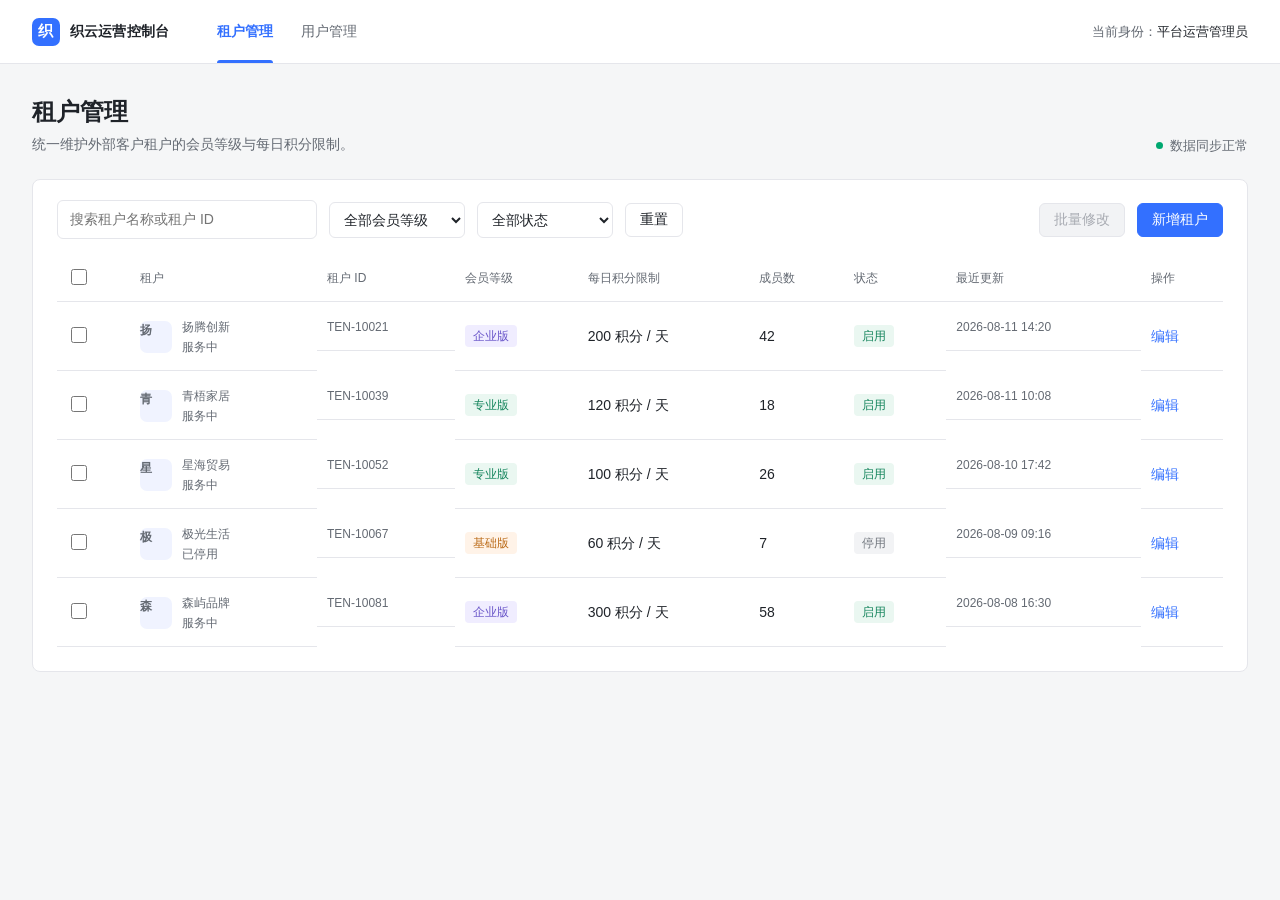
<file: points-admin.html>
<!DOCTYPE html>
<html lang="zh-CN">
<head>
  <meta charset="UTF-8">
  <meta name="viewport" content="width=device-width, initial-scale=1.0">
  <title>运营控制台 · 积分管理</title>
  <style>
    :root { --ink:#1f2329; --muted:#646a73; --line:#e5e6eb; --canvas:#f5f6f7; --surface:#fff; --blue:#3370ff; --blue-soft:#eef4ff; --green:#00a870; --orange:#f2932e; --purple:#7b61ff; --red:#d54941; --shadow:0 8px 24px rgba(31,35,41,.08); --radius:8px; --font:-apple-system,BlinkMacSystemFont,"Segoe UI","PingFang SC","Microsoft YaHei",sans-serif; }
    * { box-sizing:border-box; } body { margin:0; min-width:1080px; background:var(--canvas); color:var(--ink); font:14px/1.5 var(--font); } button,input,select { font:inherit; } button { cursor:pointer; } .topbar { height:64px; display:flex; align-items:center; padding:0 32px; background:var(--surface); border-bottom:1px solid var(--line); } .brand { display:flex; align-items:center; gap:10px; margin-right:48px; font-weight:600; letter-spacing:.01em; } .brand-mark { display:grid; width:28px; height:28px; place-items:center; border-radius:7px; background:var(--blue); color:#fff; font-size:15px; } .nav { display:flex; height:100%; gap:28px; } .nav button { position:relative; border:0; padding:0; background:transparent; color:var(--muted); } .nav button.active { color:var(--blue); font-weight:600; } .nav button.active::after { position:absolute; right:0; bottom:0; left:0; height:3px; border-radius:3px 3px 0 0; background:var(--blue); content:""; } .operator { margin-left:auto; color:var(--muted); font-size:13px; } .operator b { color:var(--ink); font-weight:500; }
    .page { max-width:1440px; margin:0 auto; padding:32px; } .page-head { display:flex; align-items:flex-end; justify-content:space-between; } .page-head h1 { margin:0; font-size:24px; line-height:1.3; } .page-head p { margin:7px 0 0; color:var(--muted); } .page-head .sync { display:flex; align-items:center; gap:7px; color:var(--muted); font-size:13px; } .sync i { display:block; width:7px; height:7px; border-radius:50%; background:var(--green); }
    .panel { margin-top:24px; padding:20px 24px 24px; border:1px solid var(--line); border-radius:var(--radius); background:var(--surface); } .toolbar { display:flex; align-items:center; gap:12px; } .search { width:260px; padding:8px 12px; border:1px solid var(--line); border-radius:6px; outline:0; color:var(--ink); } .search:focus,select:focus,input:focus { border-color:var(--blue); box-shadow:0 0 0 3px var(--blue-soft); } select { min-width:136px; padding:8px 10px; border:1px solid var(--line); border-radius:6px; outline:0; color:var(--ink); background:var(--surface); } .spacer { flex:1; } .btn { min-height:34px; padding:0 14px; border:1px solid var(--line); border-radius:6px; background:var(--surface); color:var(--ink); font-weight:500; } .btn:hover { border-color:var(--blue); color:var(--blue); } .btn.primary { border-color:var(--blue); background:var(--blue); color:#fff; } .btn.primary:hover { background:#245bdb; color:#fff; } .btn:disabled { cursor:not-allowed; border-color:var(--line); background:#f2f3f5; color:#a8abb2; } .summary { display:flex; align-items:center; gap:8px; height:42px; margin-top:18px; padding:0 12px; border-radius:6px; background:var(--blue-soft); color:#3d5b9d; font-size:13px; } .summary strong { color:var(--blue); } .summary.hidden { display:none; }
    table { width:100%; margin-top:16px; border-collapse:collapse; text-align:left; } th { padding:11px 10px; border-bottom:1px solid var(--line); color:var(--muted); font-size:12px; font-weight:500; } td { padding:14px 10px; border-bottom:1px solid var(--line); vertical-align:middle; } tbody tr:hover { background:#fafafa; } .check { width:16px; height:16px; accent-color:var(--blue); } .entity { display:flex; align-items:center; gap:10px; } .avatar { display:grid; width:32px; height:32px; place-items:center; border-radius:7px; background:#f0f3ff; color:#526dc7; font-size:13px; font-weight:600; } .entity b { display:block; font-weight:500; } .entity span, .subtle { display:block; margin-top:2px; color:var(--muted); font-size:12px; } .tag { display:inline-flex; align-items:center; padding:2px 8px; border-radius:4px; font-size:12px; } .tag.enterprise { background:#f0edff; color:#6955c9; } .tag.pro { background:#eaf7f1; color:#16855d; } .tag.basic { background:#fff3e8; color:#bb6b18; } .tag.active { background:#eaf7f1; color:#16855d; } .tag.paused { background:#f2f3f5; color:#72777f; } .quota { color:var(--ink); font-weight:500; } .inherit { color:var(--muted); font-size:12px; } .row-edit { border:0; padding:0; background:transparent; color:var(--blue); } .row-edit:hover { text-decoration:underline; }
    .empty { padding:48px; color:var(--muted); text-align:center; } .modal-mask { position:fixed; inset:0; z-index:10; display:none; align-items:center; justify-content:center; background:rgba(31,35,41,.45); } .modal-mask.open { display:flex; } .modal { width:480px; border-radius:10px; background:var(--surface); box-shadow:var(--shadow); } .modal-head { display:flex; align-items:center; padding:20px 24px 16px; } .modal-head h2 { margin:0; font-size:18px; } .modal-close { margin-left:auto; border:0; background:transparent; color:var(--muted); font-size:20px; } .modal-body { padding:0 24px 24px; } .modal-desc { margin:0 0 18px; color:var(--muted); font-size:13px; } .field { margin-top:16px; } .field label { display:block; margin-bottom:7px; color:#3b3f45; font-size:13px; font-weight:500; } .field input, .field select { width:100%; min-width:0; padding:9px 10px; } .field .hint { margin-top:6px; color:var(--muted); font-size:12px; } .modal-foot { display:flex; justify-content:flex-end; gap:10px; padding:14px 24px; border-top:1px solid var(--line); } .toast { position:fixed; right:28px; bottom:28px; z-index:11; padding:10px 14px; border-radius:6px; background:#24272c; color:#fff; box-shadow:var(--shadow); opacity:0; transform:translateY(8px); transition:.2s; pointer-events:none; } .toast.show { opacity:1; transform:translateY(0); }
  </style>
</head>
<body>
  <header class="topbar"><div class="brand"><span class="brand-mark">织</span><span>织云运营控制台</span></div><nav class="nav"><button class="active" data-view="tenant">租户管理</button><button data-view="user">用户管理</button></nav><div class="operator">当前身份：<b>平台运营管理员</b></div></header>
  <main class="page">
    <section id="tenantView"><div class="page-head"><div><h1>租户管理</h1><p>统一维护外部客户租户的会员等级与每日积分限制。</p></div><span class="sync"><i></i>数据同步正常</span></div><div class="panel"><div class="toolbar"><input id="tenantSearch" class="search" placeholder="搜索租户名称或租户 ID"><select id="tenantLevel"><option value="">全部会员等级</option><option>基础版</option><option>专业版</option><option>企业版</option></select><select id="tenantStatus"><option value="">全部状态</option><option value="active">启用</option><option value="paused">停用</option></select><button class="btn" onclick="resetTenantFilters()">重置</button><span class="spacer"></span><button class="btn" id="tenantBatchBtn" disabled onclick="openBatchTenantModal()">批量修改</button><button class="btn primary" onclick="openAddTenantModal()">新增租户</button></div><div id="tenantSelection" class="summary hidden"></div><table><thead><tr><th><input id="tenantAll" class="check" type="checkbox" aria-label="全选租户"></th><th>租户</th><th>租户 ID</th><th>会员等级</th><th>每日积分限制</th><th>成员数</th><th>状态</th><th>最近更新</th><th>操作</th></tr></thead><tbody id="tenantRows"></tbody></table></div></section>
    <section id="userView" hidden><div class="page-head"><div><h1>用户管理</h1><p>用户信息由钉钉组织架构同步；此处仅管理用户的额度与权限配置。</p></div><span class="sync"><i></i>钉钉组织架构已同步</span></div><div class="panel"><div class="toolbar"><input id="userSearch" class="search" placeholder="搜索姓名、邮箱或用户 ID"><select id="userTenant"><option value="">全部租户</option></select><select id="userRole"><option value="">全部权限</option><option>租户管理员</option><option>普通成员</option></select><select id="userQuotaType"><option value="">全部额度类型</option><option value="inherit">继承租户</option><option value="custom">单独设置</option></select><button class="btn" onclick="resetUserFilters()">重置</button><span class="spacer"></span><button class="btn" id="userBatchBtn" disabled onclick="openBatchUserModal()">批量修改</button></div><div id="userSelection" class="summary hidden"></div><table><thead><tr><th><input id="userAll" class="check" type="checkbox" aria-label="全选用户"></th><th>用户</th><th>所属租户</th><th>权限</th><th>每日积分限制</th><th>同步来源</th><th>最近更新</th><th>操作</th></tr></thead><tbody id="userRows"></tbody></table></div></section>
  </main>
  <div class="modal-mask" id="modalMask" role="dialog" aria-modal="true" aria-labelledby="modalTitle"><div class="modal"><div class="modal-head"><h2 id="modalTitle">编辑配置</h2><button class="modal-close" type="button" onclick="closeModal()" aria-label="关闭">×</button></div><div class="modal-body" id="modalBody"></div><div class="modal-foot"><button class="btn" type="button" onclick="closeModal()">取消</button><button class="btn primary" type="button" onclick="saveModal()">保存</button></div></div></div>
  <div id="toast" class="toast" role="status" aria-live="polite"></div>
  <script>
    const storageKey = 'weave-ops-console-v1';
    const initialState = { tenants:[
      {id:'TEN-10021',name:'扬腾创新',level:'企业版',quota:200,members:42,status:'active',updated:'2026-08-11 14:20'},
      {id:'TEN-10039',name:'青梧家居',level:'专业版',quota:120,members:18,status:'active',updated:'2026-08-11 10:08'},
      {id:'TEN-10052',name:'星海贸易',level:'专业版',quota:100,members:26,status:'active',updated:'2026-08-10 17:42'},
      {id:'TEN-10067',name:'极光生活',level:'基础版',quota:60,members:7,status:'paused',updated:'2026-08-09 09:16'},
      {id:'TEN-10081',name:'森屿品牌',level:'企业版',quota:300,members:58,status:'active',updated:'2026-08-08 16:30'}
    ],users:[
      {id:'USR-3091',name:'杨修瑛',email:'yang@yangteng.com',tenantId:'TEN-10021',role:'租户管理员',quota:null,updated:'2026-08-11 14:20'},
      {id:'USR-3092',name:'林思雨',email:'lin@yangteng.com',tenantId:'TEN-10021',role:'普通成员',quota:null,updated:'2026-08-11 09:38'},
      {id:'USR-3093',name:'陈嘉铭',email:'chen@yangteng.com',tenantId:'TEN-10021',role:'普通成员',quota:300,updated:'2026-08-10 11:26'},
      {id:'USR-4281',name:'周婧',email:'zhoujing@qingwu.com',tenantId:'TEN-10039',role:'租户管理员',quota:null,updated:'2026-08-11 10:08'},
      {id:'USR-4282',name:'何雨桐',email:'heyutong@qingwu.com',tenantId:'TEN-10039',role:'普通成员',quota:160,updated:'2026-08-10 15:32'},
      {id:'USR-5177',name:'徐薇',email:'xuwei@xinghai.com',tenantId:'TEN-10052',role:'租户管理员',quota:null,updated:'2026-08-10 17:42'},
      {id:'USR-5178',name:'方圆',email:'fangyuan@xinghai.com',tenantId:'TEN-10052',role:'普通成员',quota:null,updated:'2026-08-09 18:04'}
    ]};
    let state; let selectedTenants=new Set(); let selectedUsers=new Set(); let modalState=null;
    function copyInitial(){return JSON.parse(JSON.stringify(initialState));} function load(){try{const value=JSON.parse(localStorage.getItem(storageKey));if(value&&Array.isArray(value.tenants)&&Array.isArray(value.users))return value;}catch(e){}return copyInitial();} function persist(){localStorage.setItem(storageKey,JSON.stringify(state));} function tenantById(id){return state.tenants.find(t=>t.id===id);} function levelClass(level){return level==='企业版'?'enterprise':level==='专业版'?'pro':'basic';} function initials(name){return name.slice(0,1);}
    function filteredTenants(){const q=document.getElementById('tenantSearch').value.trim().toLowerCase(),level=document.getElementById('tenantLevel').value,status=document.getElementById('tenantStatus').value;return state.tenants.filter(t=>(!q||t.name.toLowerCase().includes(q)||t.id.toLowerCase().includes(q))&&(!level||t.level===level)&&(!status||t.status===status));}
    function renderTenants(){const rows=filteredTenants();const tbody=document.getElementById('tenantRows');tbody.innerHTML=rows.length?rows.map(t=>`<tr><td><input class="check tenant-check" type="checkbox" value="${t.id}" ${selectedTenants.has(t.id)?'checked':''}></td><td><div class="entity"><span class="avatar">${initials(t.name)}</span><span><b>${t.name}</b><span>${t.status==='active'?'服务中':'已停用'}</span></span></div></td><td class="subtle">${t.id}</td><td><span class="tag ${levelClass(t.level)}">${t.level}</span></td><td><span class="quota">${t.quota} 积分 / 天</span></td><td>${t.members}</td><td><span class="tag ${t.status}">${t.status==='active'?'启用':'停用'}</span></td><td class="subtle">${t.updated}</td><td><button class="row-edit" onclick="openTenantModal('${t.id}')">编辑</button></td></tr>`).join(''):'<tr><td colspan="9" class="empty">未找到匹配的租户</td></tr>';document.querySelectorAll('.tenant-check').forEach(c=>c.addEventListener('change',()=>{c.checked?selectedTenants.add(c.value):selectedTenants.delete(c.value);syncTenantSelection();}));document.getElementById('tenantAll').checked=rows.length>0&&rows.every(t=>selectedTenants.has(t.id));syncTenantSelection();}
    function syncTenantSelection(){const n=selectedTenants.size,summary=document.getElementById('tenantSelection'),btn=document.getElementById('tenantBatchBtn');btn.disabled=!n;summary.classList.toggle('hidden',!n);summary.innerHTML=n?`已选择 <strong>${n}</strong> 个租户 <button class="row-edit" onclick="selectedTenants.clear();renderTenants()">取消选择</button>`:'';}
    function filteredUsers(){const q=document.getElementById('userSearch').value.trim().toLowerCase(),tenant=document.getElementById('userTenant').value,role=document.getElementById('userRole').value,type=document.getElementById('userQuotaType').value;return state.users.filter(u=>(!q||u.name.toLowerCase().includes(q)||u.email.toLowerCase().includes(q)||u.id.toLowerCase().includes(q))&&(!tenant||u.tenantId===tenant)&&(!role||u.role===role)&&(!type||(type==='inherit'?u.quota===null:u.quota!==null)));}
    function renderUserTenantOptions(){const select=document.getElementById('userTenant'),current=select.value;select.innerHTML='<option value="">全部租户</option>'+state.tenants.map(t=>`<option value="${t.id}">${t.name}</option>`).join('');select.value=current;}
    function renderUsers(){const users=filteredUsers(),tbody=document.getElementById('userRows');tbody.innerHTML=users.length?users.map(u=>{const t=tenantById(u.tenantId),quota=u.quota===null?t.quota:u.quota;return `<tr><td><input class="check user-check" type="checkbox" value="${u.id}" ${selectedUsers.has(u.id)?'checked':''}></td><td><div class="entity"><span class="avatar">${initials(u.name)}</span><span><b>${u.name}</b><span>${u.email}<span></span></span></span></div></td><td>${t.name}</td><td>${u.role}</td><td><span class="quota">${quota} 积分 / 天</span><span class="inherit">${u.quota===null?'继承租户设置':'单独设置'}</span></td><td class="subtle">钉钉组织架构</td><td class="subtle">${u.updated}</td><td><button class="row-edit" onclick="openUserModal('${u.id}')">编辑</button></td></tr>`;}).join(''):'<tr><td colspan="8" class="empty">未找到匹配的用户</td></tr>';document.querySelectorAll('.user-check').forEach(c=>c.addEventListener('change',()=>{c.checked?selectedUsers.add(c.value):selectedUsers.delete(c.value);syncUserSelection();}));document.getElementById('userAll').checked=users.length>0&&users.every(u=>selectedUsers.has(u.id));syncUserSelection();}
    function syncUserSelection(){const n=selectedUsers.size,summary=document.getElementById('userSelection'),btn=document.getElementById('userBatchBtn');btn.disabled=!n;summary.classList.toggle('hidden',!n);summary.innerHTML=n?`已选择 <strong>${n}</strong> 个用户 <button class="row-edit" onclick="selectedUsers.clear();renderUsers()">取消选择</button>`:'';}
    function bindFilters(){['tenantSearch','tenantLevel','tenantStatus'].forEach(id=>document.getElementById(id).addEventListener('input',renderTenants));['userSearch','userTenant','userRole','userQuotaType'].forEach(id=>document.getElementById(id).addEventListener('input',renderUsers));document.getElementById('tenantAll').addEventListener('change',e=>{filteredTenants().forEach(t=>e.target.checked?selectedTenants.add(t.id):selectedTenants.delete(t.id));renderTenants();});document.getElementById('userAll').addEventListener('change',e=>{filteredUsers().forEach(u=>e.target.checked?selectedUsers.add(u.id):selectedUsers.delete(u.id));renderUsers();});}
    function resetTenantFilters(){document.getElementById('tenantSearch').value='';document.getElementById('tenantLevel').value='';document.getElementById('tenantStatus').value='';renderTenants();} function resetUserFilters(){document.getElementById('userSearch').value='';document.getElementById('userTenant').value='';document.getElementById('userRole').value='';document.getElementById('userQuotaType').value='';renderUsers();}
    function openModal(title,body,data){modalState=data;document.getElementById('modalTitle').textContent=title;document.getElementById('modalBody').innerHTML=body;document.getElementById('modalMask').classList.add('open');} function closeModal(){document.getElementById('modalMask').classList.remove('open');modalState=null;} function quotaField(value='',optional=false){return `<div class="field"><label for="modalQuota">每日积分限制${optional?'（可不修改）':''}</label><input id="modalQuota" type="number" min="1" max="10000" value="${value}" placeholder="例如 200"><div class="hint">输入 1–10,000 的整数。${optional?'留空则不调整该项。':''}</div></div>`;} function levelField(value='',optional=false){return `<div class="field"><label for="modalLevel">会员等级${optional?'（可不修改）':''}</label><select id="modalLevel"><option value="">${optional?'保持不变':'请选择会员等级'}</option>${['基础版','专业版','企业版'].map(x=>`<option ${x===value?'selected':''}>${x}</option>`).join('')}</select></div>`;}
    function openTenantModal(id){const t=tenantById(id);openModal(`编辑租户 · ${t.name}`,`<p class="modal-desc">修改后将应用于该客户租户的新任务与继承默认额度的成员。</p>${levelField(t.level)}${quotaField(t.quota)}`,{type:'tenant',ids:[id]});} function openBatchTenantModal(){openModal(`批量修改 ${selectedTenants.size} 个租户`,`<p class="modal-desc">仅会更新你填写的字段；留空的字段保持不变。</p>${levelField('',true)}${quotaField('',true)}`,{type:'tenant-batch',ids:[...selectedTenants]});} function openAddTenantModal(){openModal('新增租户',`<p class="modal-desc">创建后可继续在“用户管理”中查看钉钉同步的成员。</p><div class="field"><label for="modalName">租户名称</label><input id="modalName" placeholder="请输入客户公司名称"></div>${levelField()}${quotaField()}`,{type:'tenant-add'});}
    function openUserModal(id){const u=state.users.find(x=>x.id===id),t=tenantById(u.tenantId);openModal(`编辑用户 · ${u.name}`,`<p class="modal-desc">用户基础信息由钉钉同步，此处仅调整角色与每日积分额度。</p><div class="field"><label for="modalRole">用户权限</label><select id="modalRole"><option ${u.role==='普通成员'?'selected':''}>普通成员</option><option ${u.role==='租户管理员'?'selected':''}>租户管理员</option></select></div><div class="field"><label for="quotaMode">额度类型</label><select id="quotaMode" onchange="toggleQuotaInput()"><option value="inherit" ${u.quota===null?'selected':''}>继承租户默认（${t.quota} 积分 / 天）</option><option value="custom" ${u.quota!==null?'selected':''}>单独设置</option></select></div><div id="userQuotaInput">${quotaField(u.quota===null?'':u.quota)}</div>`,{type:'user',ids:[id]});toggleQuotaInput();} function openBatchUserModal(){openModal(`批量修改 ${selectedUsers.size} 个用户`,`<p class="modal-desc">可以批量修改角色与积分额度。每日积分留空则不调整。</p><div class="field"><label for="modalRole">用户权限（可不修改）</label><select id="modalRole"><option value="">保持不变</option><option>普通成员</option><option>租户管理员</option></select></div><div class="field"><label for="quotaMode">额度类型（可不修改）</label><select id="quotaMode"><option value="">保持不变</option><option value="inherit">恢复继承租户默认</option><option value="custom">单独设置</option></select></div>${quotaField('',true)}`,{type:'user-batch',ids:[...selectedUsers]});}
    function toggleQuotaInput(){const mode=document.getElementById('quotaMode');const input=document.getElementById('modalQuota');if(mode&&input){input.disabled=mode.value==='inherit';if(mode.value==='inherit')input.value='';}}
    function saveModal(){const m=modalState;if(!m)return;const quotaInput=document.getElementById('modalQuota'),quota=quotaInput&&quotaInput.value===''?null:Number(quotaInput&&quotaInput.value);if(quota!==null&&(!Number.isInteger(quota)||quota<1||quota>10000)){toast('每日积分限制应为 1–10,000 的整数');return;}if(m.type==='tenant'||m.type==='tenant-batch'){const level=document.getElementById('modalLevel').value;m.ids.forEach(id=>{const t=tenantById(id);if(level)t.level=level;if(quota!==null)t.quota=quota;t.updated='2026-08-11 16:40';});selectedTenants.clear();toast('租户配置已保存');}else if(m.type==='tenant-add'){const name=document.getElementById('modalName').value.trim(),level=document.getElementById('modalLevel').value;if(!name||!level||quota===null){toast('请完整填写租户名称、会员等级和每日积分限制');return;}const id=`TEN-${String(Date.now()).slice(-5)}`;state.tenants.unshift({id,name,level,quota,members:0,status:'active',updated:'2026-08-11 16:40'});toast('新租户已创建');}else {const role=document.getElementById('modalRole').value,mode=document.getElementById('quotaMode').value;m.ids.forEach(id=>{const u=state.users.find(x=>x.id===id);if(role)u.role=role;if(mode==='inherit')u.quota=null;if(mode==='custom'&&quota!==null)u.quota=quota;u.updated='2026-08-11 16:40';});selectedUsers.clear();toast('用户配置已保存');}persist();closeModal();renderUserTenantOptions();renderTenants();renderUsers();}
    function toast(text){const el=document.getElementById('toast');el.textContent=text;el.classList.add('show');clearTimeout(toast.timer);toast.timer=setTimeout(()=>el.classList.remove('show'),2500);} function setView(view){document.querySelectorAll('.nav button').forEach(b=>b.classList.toggle('active',b.dataset.view===view));document.getElementById('tenantView').hidden=view!=='tenant';document.getElementById('userView').hidden=view!=='user';}
    function init(){state=load();renderUserTenantOptions();renderTenants();renderUsers();bindFilters();document.querySelectorAll('.nav button').forEach(b=>b.addEventListener('click',()=>setView(b.dataset.view)));} init();
  </script>
</body>
</html>
</file>
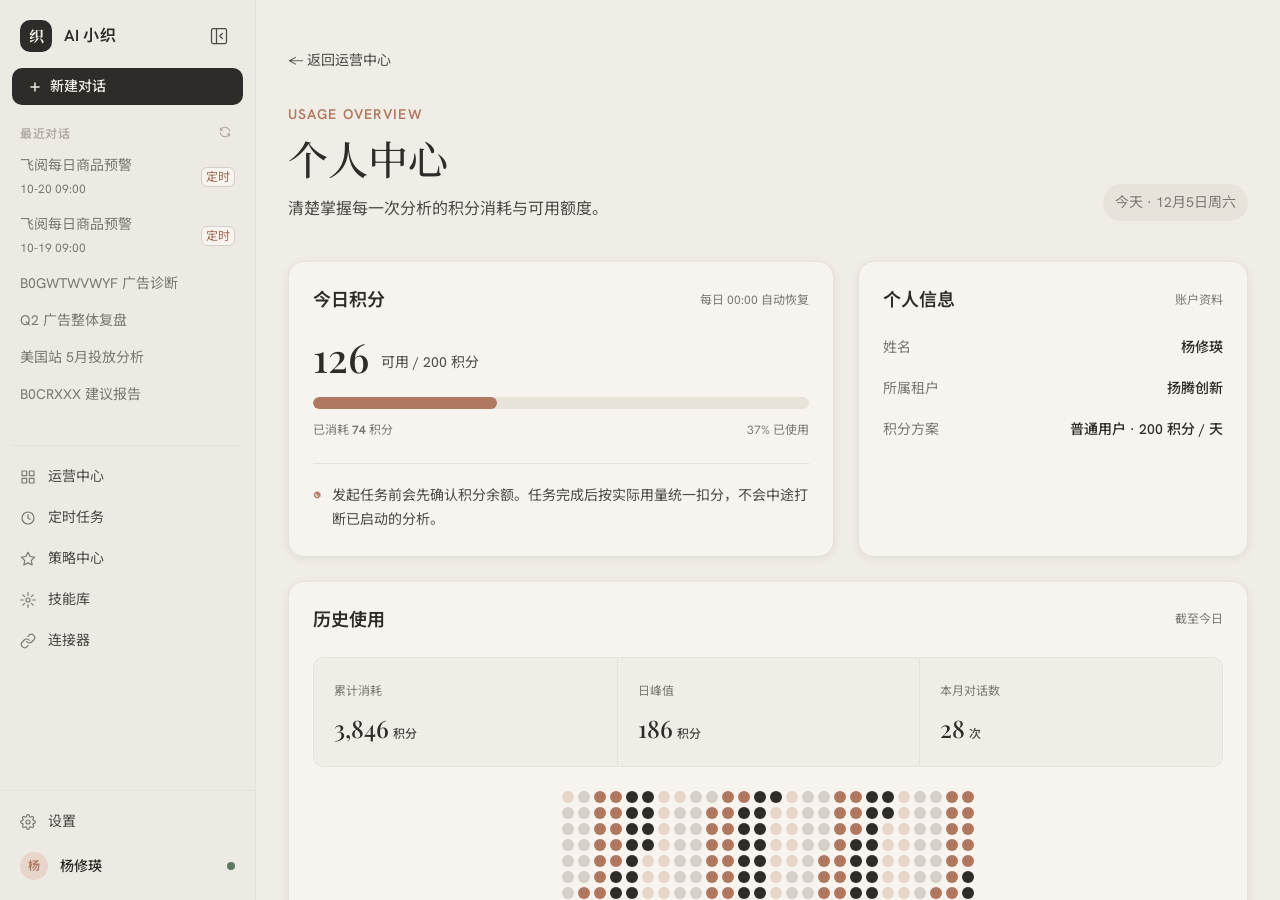
<file: profile.html>
<!DOCTYPE html>
<html lang="zh-CN">
<head>
  <meta charset="UTF-8">
  <meta name="viewport" content="width=device-width, initial-scale=1.0">
  <title>个人使用情况 · AI 小织</title>
  <link rel="stylesheet" href="shared.css?v=20261023-sidebar">
  <script src="sidebar.js?v=20261023-sidebar" defer></script>
  <style>
    .profile-main { overflow-y: auto; background: var(--color-bg-base); }
    .profile-shell { width: min(100%, var(--content-max-width)); margin: 0 auto; padding: var(--space-12) var(--space-8); }
    .profile-back { display: inline-flex; align-items: center; gap: var(--space-2); color: var(--color-text-secondary); font-size: var(--text-sm); transition: color var(--duration-fast); }
    .profile-back:hover { color: var(--color-accent); }
    .profile-hero { display: flex; justify-content: space-between; align-items: flex-end; gap: var(--space-8); margin: var(--space-8) 0 var(--space-10); }
    .profile-kicker { font-size: var(--text-sm); color: var(--color-accent); font-weight: var(--font-semibold); letter-spacing: var(--tracking-wide); }
    .profile-title { margin-top: var(--space-2); font-family: var(--font-serif); font-size: var(--text-4xl); font-weight: var(--font-medium); line-height: var(--leading-tight); }
    .profile-subtitle { margin-top: var(--space-3); color: var(--color-text-secondary); font-size: var(--text-base); }
    .profile-date { padding: var(--space-2) var(--space-3); border-radius: var(--radius-full); background: var(--color-bg-sunken); color: var(--color-text-tertiary); font-size: var(--text-sm); white-space: nowrap; }
    .profile-grid { display: grid; grid-template-columns: minmax(0, 7fr) minmax(0, 5fr); gap: var(--space-6); }
    .profile-card { padding: var(--space-6); border: 1px solid var(--color-border-subtle); border-radius: var(--radius-lg); background: var(--color-bg-surface); box-shadow: var(--shadow-sm); }
    .profile-card-heading { display: flex; align-items: center; justify-content: space-between; gap: var(--space-4); }
    .profile-card-heading h2 { font-size: var(--text-lg); font-weight: var(--font-semibold); }
    .profile-card-heading span { font-size: var(--text-xs); color: var(--color-text-tertiary); }
    .today-balance { display: flex; align-items: flex-end; gap: var(--space-3); margin-top: var(--space-6); }
    .today-balance strong { font-family: var(--font-serif); font-size: var(--text-4xl); font-weight: var(--font-medium); line-height: 1; }
    .today-balance span { margin-bottom: var(--space-1); color: var(--color-text-secondary); font-size: var(--text-sm); }
    .usage-track { height: var(--space-3); margin: var(--space-5) 0 var(--space-3); overflow: hidden; border-radius: var(--radius-full); background: var(--color-bg-sunken); }
    .usage-track > span { display: block; height: 100%; border-radius: inherit; background: var(--color-accent); transition: width var(--duration-slow) var(--ease-in-out); }
    .usage-caption { display: flex; justify-content: space-between; gap: var(--space-4); color: var(--color-text-tertiary); font-size: var(--text-xs); }
    .rule-note { display: flex; gap: var(--space-3); margin-top: var(--space-6); padding-top: var(--space-5); border-top: 1px solid var(--color-border-subtle); color: var(--color-text-secondary); font-size: var(--text-sm); line-height: var(--leading-relaxed); }
    .rule-note b { color: var(--color-accent); font-weight: var(--font-semibold); }
    .identity-list { display: grid; gap: var(--space-5); margin-top: var(--space-6); }
    .identity-row { display: flex; justify-content: space-between; align-items: baseline; gap: var(--space-4); }
    .identity-row span { color: var(--color-text-tertiary); font-size: var(--text-sm); }
    .identity-row strong { font-size: var(--text-sm); font-weight: var(--font-medium); text-align: right; }
    .full-width { grid-column: 1 / -1; }
    .stat-grid { display: grid; grid-template-columns: repeat(3, minmax(0, 1fr)); margin-top: var(--space-6); border: 1px solid var(--color-border-subtle); border-radius: var(--radius-md); overflow: hidden; }
    .stat-item { padding: var(--space-5); background: var(--color-bg-base); }
    .stat-item + .stat-item { border-left: 1px solid var(--color-border-subtle); }
    .stat-label { color: var(--color-text-tertiary); font-size: var(--text-xs); }
    .stat-value { display: block; margin-top: var(--space-2); font-family: var(--font-serif); font-size: var(--text-2xl); font-weight: var(--font-medium); }
    .stat-unit { margin-left: var(--space-1); font-family: var(--font-sans); font-size: var(--text-xs); color: var(--color-text-secondary); }
    .heatmap-wrap { position: relative; margin-top: var(--space-6); padding-bottom: var(--space-1); }
    .heatmap { display: grid; grid-template-columns: repeat(26, var(--space-3)); grid-auto-flow: column; grid-template-rows: repeat(7, var(--space-3)); gap: var(--space-1); width: fit-content; max-width: 100%; margin: 0 auto; }
    .heat-cell { width: var(--space-3); height: var(--space-3); border-radius: var(--radius-full); background: var(--color-bg-sunken); cursor: default; transition: transform var(--duration-fast), box-shadow var(--duration-fast); }
    .heat-cell:hover, .heat-cell:focus-visible { transform: scale(1.16); box-shadow: 0 0 0 var(--space-1) var(--color-bg-surface); outline: none; }
    .heat-cell[data-level="1"] { background: var(--color-accent-subtle); }
    .heat-cell[data-level="2"] { background: var(--color-border-default); }
    .heat-cell[data-level="3"] { background: var(--color-accent); }
    .heat-cell[data-level="4"] { background: var(--color-charcoal); }
    .heatmap-tooltip { position: absolute; z-index: 2; padding: var(--space-2) var(--space-3); border-radius: var(--radius-md); background: var(--color-charcoal); box-shadow: var(--shadow-md); color: var(--color-text-inverse); font-size: var(--text-xs); white-space: nowrap; opacity: 0; pointer-events: none; transform: translate(-50%, calc(-100% - var(--space-2))); transition: opacity var(--duration-fast); }
    .heatmap-tooltip.visible { opacity: 1; }
    .heatmap-foot { display: flex; align-items: center; justify-content: space-between; gap: var(--space-4); margin-top: var(--space-4); color: var(--color-text-tertiary); font-size: var(--text-xs); }
    .heat-legend { display: flex; align-items: center; gap: var(--space-1); }
    .heat-legend i { display: inline-block; width: var(--space-2); height: var(--space-2); border-radius: var(--radius-sm); background: var(--color-bg-sunken); }
    .heat-legend i:nth-of-type(2) { background: var(--color-accent-subtle); }
    .heat-legend i:nth-of-type(3) { background: var(--color-accent); }
    .heat-legend i:nth-of-type(4) { background: var(--color-charcoal); }
    .ledger { width: 100%; margin-top: var(--space-5); border-collapse: collapse; text-align: left; font-size: var(--text-sm); }
    .ledger th { padding: var(--space-3) var(--space-2); color: var(--color-text-tertiary); font-size: var(--text-xs); font-weight: var(--font-medium); border-bottom: 1px solid var(--color-border-subtle); }
    .ledger td { padding: var(--space-4) var(--space-2); color: var(--color-text-secondary); border-bottom: 1px solid var(--color-border-subtle); }
    .ledger tr:last-child td { border-bottom: none; }
    .ledger td:first-child { color: var(--color-text-primary); font-weight: var(--font-medium); }
    .ledger .deduction { color: var(--color-accent-hover); font-family: var(--font-mono); font-size: var(--text-xs); }
    .ledger .balance { color: var(--color-success); font-family: var(--font-mono); font-size: var(--text-xs); }
    .profile-footer-note { margin-top: var(--space-6); color: var(--color-text-tertiary); font-size: var(--text-xs); line-height: var(--leading-relaxed); }
    @media (max-width: 860px) { .profile-grid { grid-template-columns: 1fr; } .profile-hero { align-items: flex-start; flex-direction: column; } }
    @media (max-width: 600px) { .profile-shell { padding: var(--space-6) var(--space-4); } .profile-title { font-size: var(--text-3xl); } .stat-grid { grid-template-columns: 1fr; } .stat-item + .stat-item { border-top: 1px solid var(--color-border-subtle); border-left: none; } }
  </style>
</head>
<body>
<div class="app">
  <aside class="sidebar" data-shared-sidebar data-page="profile" aria-label="主导航"></aside>
  <main class="main profile-main">
    <div class="profile-shell">
      <a class="profile-back" href="index.html">← 返回运营中心</a>
      <header class="profile-hero">
        <div><p class="profile-kicker">USAGE OVERVIEW</p><h1 class="profile-title">个人中心</h1><p class="profile-subtitle">清楚掌握每一次分析的积分消耗与可用额度。</p></div>
        <span class="profile-date" id="profileDate"></span>
      </header>
      <div class="profile-grid">
        <section class="profile-card">
          <div class="profile-card-heading"><h2>今日积分</h2><span>每日 00:00 自动恢复</span></div>
          <div class="today-balance"><strong id="todayRemaining">126</strong><span>可用 / <span id="dailyLimit">200</span> 积分</span></div>
          <div class="usage-track"><span id="usageProgress" style="width:37%"></span></div>
          <div class="usage-caption"><span>已消耗 <b id="todayUsed">74</b> 积分</span><span id="usagePercent">37% 已使用</span></div>
          <div class="rule-note"><b>◔</b><p>发起任务前会先确认积分余额。任务完成后按实际用量统一扣分，不会中途打断已启动的分析。</p></div>
        </section>
        <section class="profile-card">
          <div class="profile-card-heading"><h2>个人信息</h2><span>账户资料</span></div>
          <div class="identity-list"><div class="identity-row"><span>姓名</span><strong>杨修瑛</strong></div><div class="identity-row"><span>所属租户</span><strong>扬腾创新</strong></div><div class="identity-row"><span>积分方案</span><strong>普通用户 · 200 积分 / 天</strong></div></div>
        </section>
        <section class="profile-card full-width">
          <div class="profile-card-heading"><h2>历史使用</h2><span>截至今日</span></div>
          <div class="stat-grid"><div class="stat-item"><span class="stat-label">累计消耗</span><strong class="stat-value">3,846<span class="stat-unit">积分</span></strong></div><div class="stat-item"><span class="stat-label">日峰值</span><strong class="stat-value">186<span class="stat-unit">积分</span></strong></div><div class="stat-item"><span class="stat-label">本月对话数</span><strong class="stat-value" id="monthConversations">28<span class="stat-unit">次</span></strong></div></div>
          <div class="heatmap-wrap" id="heatmapWrap"><div class="heatmap" id="usageHeatmap" aria-label="近半年积分使用热力图"></div><div class="heatmap-tooltip" id="heatmapTooltip" role="status" aria-live="polite"></div></div>
          <div class="heatmap-foot"><span>近半年每日积分使用量</span><span class="heat-legend">少 <i></i><i></i><i></i><i></i> 多</span></div>
        </section>
        <section class="profile-card full-width">
          <div class="profile-card-heading"><h2>最近积分流水</h2><span>仅展示最近10笔</span></div>
          <table class="ledger"><thead><tr><th>时间</th><th>任务</th><th>消耗</th><th>扣除后余额</th></tr></thead><tbody id="ledgerBody"></tbody></table>
        </section>
      </div>
      <p class="profile-footer-note">积分仅用于核算 AI 服务成本，实际扣除以任务结束后的完整用量为准。</p>
    </div>
  </main>
</div>
<script src="shared.js?v=20260811-1"></script>
<script>
  function formatDate() { return new Intl.DateTimeFormat('zh-CN', { month: 'long', day: 'numeric', weekday: 'short' }).format(new Date()); }
  function buildHeatmap() {
    const target = document.getElementById('usageHeatmap');
    const today = new Date();
    for (let offset = 181; offset >= 0; offset--) {
      const date = new Date(today); date.setDate(today.getDate() - offset);
      const value = (date.getDate() * 7 + date.getMonth() * 11 + offset * 3) % 201;
      const level = value === 0 ? 0 : value < 45 ? 1 : value < 95 ? 2 : value < 150 ? 3 : 4;
      const cell = document.createElement('span');
      const dateLabel = date.toLocaleDateString('zh-CN');
      cell.className = 'heat-cell'; cell.dataset.level = level; cell.tabIndex = 0;
      cell.setAttribute('aria-label', `${dateLabel}：${value} 积分`);
      cell.addEventListener('mouseenter', () => showHeatmapTooltip(cell, dateLabel, value));
      cell.addEventListener('mouseleave', hideHeatmapTooltip);
      cell.addEventListener('focus', () => showHeatmapTooltip(cell, dateLabel, value));
      cell.addEventListener('blur', hideHeatmapTooltip);
      target.appendChild(cell);
    }
  }
  function showHeatmapTooltip(cell, date, points) {
    const tooltip = document.getElementById('heatmapTooltip'); const wrap = document.getElementById('heatmapWrap');
    const cellBox = cell.getBoundingClientRect(); const wrapBox = wrap.getBoundingClientRect();
    tooltip.textContent = `${date} · ${points} 积分`;
    tooltip.style.left = `${cellBox.left - wrapBox.left + cellBox.width / 2}px`;
    tooltip.style.top = `${cellBox.top - wrapBox.top}px`;
    tooltip.classList.add('visible');
  }
  function hideHeatmapTooltip() { document.getElementById('heatmapTooltip').classList.remove('visible'); }
  function renderProfile() {
    const usage = getUsageState(); const remaining = getPointsRemaining(); const percent = Math.round((usage.used / DAILY_POINTS) * 100);
    document.getElementById('profileDate').textContent = `今天 · ${formatDate()}`;
    document.getElementById('todayRemaining').textContent = remaining;
    document.getElementById('dailyLimit').textContent = DAILY_POINTS;
    document.getElementById('todayUsed').textContent = usage.used;
    document.getElementById('usagePercent').textContent = `${percent}% 已使用`;
    document.getElementById('usageProgress').style.width = `${Math.min(percent, 100)}%`;
    document.getElementById('monthConversations').innerHTML = `${28 + Math.max(0, usage.conversations - 8)}<span class="stat-unit">次</span>`;
    const rows = [{ time: '今天 14:32', task: '广告健康检查', amount: 18 }, { time: '今天 11:08', task: '商品全景诊断', amount: 14 }, { time: '昨天 16:45', task: '竞品矩阵对比', amount: 22 }];
    let running = remaining + rows[0].amount;
    document.getElementById('ledgerBody').innerHTML = rows.map((row, index) => { const balance = index === 0 ? remaining : running - row.amount; running = balance; return `<tr><td>${row.time}</td><td>${row.task}</td><td class="deduction">−${row.amount} 积分</td><td class="balance">${balance} 积分</td></tr>`; }).join('');
    buildHeatmap();
  }
  function init() { renderProfile(); }
  if (document.readyState === 'loading') { document.addEventListener('DOMContentLoaded', init); } else { init(); }
</script>
</body>
</html>
</file>
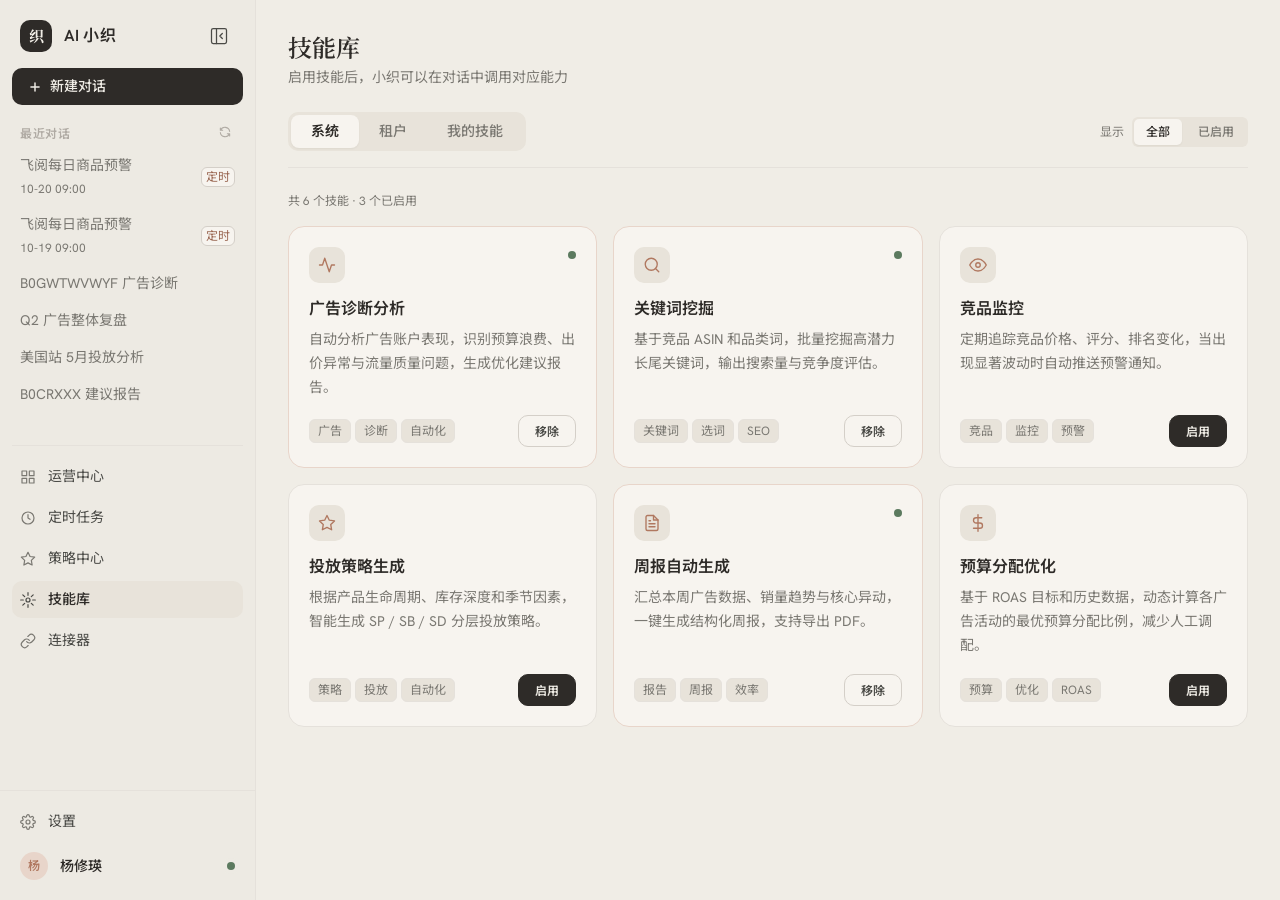
<file: skills.html>
<!DOCTYPE html>
<html lang="zh-CN">
<head>
  <meta charset="UTF-8">
  <meta name="viewport" content="width=device-width, initial-scale=1.0">
  <title>技能库 · AI 小织</title>
  <link rel="stylesheet" href="shared.css?v=20261023-sidebar">
  <style>
    /* ─── Skills Page Layout ──────────────────────────────── */
    .skills-main {
      flex: 1;
      min-width: 0;
      display: flex;
      flex-direction: column;
      overflow: hidden;
      background: var(--color-bg-base);
    }

    /* ─── Page Header ─────────────────────────────────────── */
    .page-header {
      padding: var(--space-8) var(--space-8) 0;
      flex-shrink: 0;
    }
    .page-title {
      font-family: var(--font-serif);
      font-size: var(--text-2xl);
      font-weight: var(--font-semibold);
      color: var(--color-text-primary);
      line-height: var(--leading-tight);
      margin-bottom: var(--space-1);
    }
    .page-subtitle {
      font-size: var(--text-sm);
      color: var(--color-text-tertiary);
      line-height: var(--leading-normal);
    }

    /* ─── Tabs ────────────────────────────────────────────── */
    .tabs-bar {
      display: flex;
      align-items: center;
      justify-content: space-between;
      padding: var(--space-6) var(--space-8) 0;
      flex-shrink: 0;
    }
    .tabs {
      display: flex;
      gap: 0;
      background: var(--color-bg-sunken);
      border-radius: var(--radius-md);
      padding: 3px;
    }
    .tab-btn {
      padding: 6px var(--space-5);
      font-size: var(--text-sm);
      font-weight: var(--font-medium);
      color: var(--color-text-tertiary);
      border-radius: calc(var(--radius-md) - 2px);
      transition: background var(--duration-fast), color var(--duration-fast), box-shadow var(--duration-fast);
      cursor: pointer;
      user-select: none;
      white-space: nowrap;
    }
    .tab-btn:hover { color: var(--color-text-secondary); }
    .tab-btn.active {
      background: var(--color-bg-surface);
      color: var(--color-text-primary);
      font-weight: var(--font-semibold);
      box-shadow: var(--shadow-xs);
    }

    /* ─── Filter ──────────────────────────────────────────── */
    .filter-group {
      display: flex;
      align-items: center;
      gap: var(--space-2);
    }
    .filter-label {
      font-size: var(--text-xs);
      color: var(--color-text-tertiary);
    }
    .filter-pills {
      display: flex;
      gap: var(--space-1);
      background: var(--color-bg-sunken);
      border-radius: var(--radius-sm);
      padding: 2px;
    }
    .filter-pill {
      padding: 4px var(--space-3);
      font-size: var(--text-xs);
      font-weight: var(--font-medium);
      color: var(--color-text-tertiary);
      border-radius: calc(var(--radius-sm) - 1px);
      cursor: pointer;
      transition: background var(--duration-fast), color var(--duration-fast);
      user-select: none;
    }
    .filter-pill:hover { color: var(--color-text-secondary); }
    .filter-pill.active {
      background: var(--color-bg-surface);
      color: var(--color-text-primary);
      box-shadow: var(--shadow-xs);
    }

    /* ─── Tab Divider ─────────────────────────────────────── */
    .tab-divider {
      height: 1px;
      background: var(--color-border-subtle);
      margin: var(--space-4) var(--space-8) 0;
      flex-shrink: 0;
    }

    /* ─── Skills Grid ─────────────────────────────────────── */
    .skills-body {
      flex: 1;
      overflow-y: auto;
      padding: var(--space-6) var(--space-8) var(--space-8);
    }
    .skills-body::-webkit-scrollbar { width: 4px; }
    .skills-body::-webkit-scrollbar-thumb { background: var(--color-border-default); border-radius: 2px; }

    .skills-grid {
      display: grid;
      grid-template-columns: repeat(auto-fill, minmax(300px, 1fr));
      gap: var(--space-4);
    }

    /* ─── Skill Card ──────────────────────────────────────── */
    .skill-card {
      background: var(--color-bg-surface);
      border: 1px solid var(--color-border-subtle);
      border-radius: var(--radius-lg);
      padding: var(--space-5);
      display: flex;
      flex-direction: column;
      gap: var(--space-4);
      transition: transform var(--duration-normal) var(--ease-in-out),
                  box-shadow var(--duration-normal) var(--ease-in-out),
                  border-color var(--duration-normal);
    }
    .skill-card:hover {
      transform: translateY(-2px);
      box-shadow: var(--shadow-md);
      border-color: var(--color-border-default);
    }
    .skill-card.enabled {
      border-color: var(--color-accent-subtle);
    }

    .skill-card-top {
      display: flex;
      align-items: flex-start;
      justify-content: space-between;
      gap: var(--space-3);
    }
    .skill-icon {
      width: 36px;
      height: 36px;
      background: var(--color-bg-sunken);
      border-radius: var(--radius-md);
      display: flex;
      align-items: center;
      justify-content: center;
      flex-shrink: 0;
      color: var(--color-accent);
    }
    .skill-icon svg { width: 18px; height: 18px; }

    .skill-enabled-dot {
      width: 8px;
      height: 8px;
      border-radius: var(--radius-full);
      background: var(--color-success);
      flex-shrink: 0;
      margin-top: 4px;
      opacity: 0;
      transition: opacity var(--duration-fast);
    }
    .skill-card.enabled .skill-enabled-dot { opacity: 1; }

    .skill-card-body { flex: 1; }
    .skill-name {
      font-size: var(--text-base);
      font-weight: var(--font-semibold);
      color: var(--color-text-primary);
      margin-bottom: var(--space-2);
      line-height: var(--leading-tight);
    }
    .skill-desc {
      font-size: var(--text-sm);
      color: var(--color-text-tertiary);
      line-height: var(--leading-relaxed);
    }

    .skill-card-footer {
      display: flex;
      align-items: center;
      justify-content: space-between;
      gap: var(--space-3);
    }
    .skill-tags {
      display: flex;
      flex-wrap: wrap;
      gap: var(--space-1);
      flex: 1;
      min-width: 0;
    }
    .skill-tag {
      font-size: var(--text-xs);
      color: var(--color-text-tertiary);
      background: var(--color-bg-sunken);
      border: 1px solid var(--color-border-subtle);
      padding: 2px var(--space-2);
      border-radius: var(--radius-sm);
      white-space: nowrap;
    }

    /* ─── Buttons ─────────────────────────────────────────── */
    .btn-enable {
      padding: 6px var(--space-4);
      font-size: var(--text-xs);
      font-weight: var(--font-semibold);
      border-radius: var(--radius-md);
      cursor: pointer;
      transition: all var(--duration-fast) var(--ease-in-out);
      white-space: nowrap;
      flex-shrink: 0;
      border: 1px solid transparent;
    }
    .btn-enable.add {
      background: var(--color-charcoal);
      color: var(--color-text-inverse);
      border-color: var(--color-charcoal);
    }
    .btn-enable.add:hover {
      background: #1a1816;
      border-color: #1a1816;
    }
    .btn-enable.remove {
      background: transparent;
      color: var(--color-text-secondary);
      border-color: var(--color-border-default);
    }
    .btn-enable.remove:hover {
      background: var(--color-bg-sunken);
      border-color: var(--color-border-strong);
      color: var(--color-text-primary);
    }
    .btn-delete {
      padding: 6px var(--space-4);
      font-size: var(--text-xs);
      font-weight: var(--font-semibold);
      border-radius: var(--radius-md);
      cursor: pointer;
      transition: all var(--duration-fast) var(--ease-in-out);
      white-space: nowrap;
      flex-shrink: 0;
      border: 1px solid var(--color-border-default);
      background: transparent;
      color: var(--color-text-secondary);
    }
    .btn-delete:hover {
      background: #fdf0ef;
      border-color: var(--color-error);
      color: var(--color-error);
    }

    /* ─── Empty State ─────────────────────────────────────── */
    .empty-state {
      display: flex;
      flex-direction: column;
      align-items: center;
      justify-content: center;
      padding: var(--space-20) var(--space-8);
      text-align: center;
      gap: var(--space-4);
    }
    .empty-icon {
      width: 52px;
      height: 52px;
      background: var(--color-bg-sunken);
      border-radius: var(--radius-xl);
      display: flex;
      align-items: center;
      justify-content: center;
      color: var(--color-text-tertiary);
    }
    .empty-title {
      font-size: var(--text-lg);
      font-weight: var(--font-semibold);
      color: var(--color-text-primary);
    }
    .empty-desc {
      font-size: var(--text-sm);
      color: var(--color-text-tertiary);
      line-height: var(--leading-relaxed);
      max-width: 320px;
    }
    .empty-hint {
      display: flex;
      align-items: center;
      gap: var(--space-2);
      padding: var(--space-3) var(--space-4);
      background: var(--color-bg-surface);
      border: 1px solid var(--color-border-subtle);
      border-radius: var(--radius-md);
      font-size: var(--text-sm);
      color: var(--color-text-secondary);
    }
    .empty-hint svg { color: var(--color-accent); flex-shrink: 0; }

    /* ─── Section Count ───────────────────────────────────── */
    .skills-count {
      font-size: var(--text-xs);
      color: var(--color-text-tertiary);
      margin-bottom: var(--space-4);
    }

    /* ─── Delete Modal ────────────────────────────────────── */
    .modal-overlay {
      position: fixed;
      inset: 0;
      background: rgba(46, 43, 40, 0.35);
      display: flex;
      align-items: center;
      justify-content: center;
      z-index: 100;
      opacity: 0;
      pointer-events: none;
      transition: opacity var(--duration-normal) var(--ease-in-out);
    }
    .modal-overlay.visible {
      opacity: 1;
      pointer-events: auto;
    }
    .modal {
      background: var(--color-bg-surface);
      border: 1px solid var(--color-border-default);
      border-radius: var(--radius-xl);
      padding: var(--space-6);
      width: 360px;
      max-width: calc(100vw - var(--space-8));
      box-shadow: var(--shadow-xl);
      transform: translateY(8px) scale(0.98);
      transition: transform var(--duration-slow) cubic-bezier(0.34, 1.56, 0.64, 1);
    }
    .modal-overlay.visible .modal {
      transform: translateY(0) scale(1);
    }
    .modal-icon {
      width: 40px;
      height: 40px;
      background: #fdf0ef;
      border-radius: var(--radius-md);
      display: flex;
      align-items: center;
      justify-content: center;
      color: var(--color-error);
      margin-bottom: var(--space-4);
    }
    .modal-title {
      font-size: var(--text-lg);
      font-weight: var(--font-semibold);
      color: var(--color-text-primary);
      margin-bottom: var(--space-2);
    }
    .modal-desc {
      font-size: var(--text-sm);
      color: var(--color-text-secondary);
      line-height: var(--leading-relaxed);
      margin-bottom: var(--space-6);
    }
    .modal-desc strong {
      color: var(--color-text-primary);
      font-weight: var(--font-semibold);
    }
    .modal-actions {
      display: flex;
      gap: var(--space-2);
      justify-content: flex-end;
    }
    .btn-modal-cancel {
      padding: 8px var(--space-4);
      font-size: var(--text-sm);
      font-weight: var(--font-medium);
      border-radius: var(--radius-md);
      border: 1px solid var(--color-border-default);
      background: transparent;
      color: var(--color-text-secondary);
      cursor: pointer;
      transition: all var(--duration-fast);
    }
    .btn-modal-cancel:hover {
      background: var(--color-bg-sunken);
      color: var(--color-text-primary);
    }
    .btn-modal-confirm {
      padding: 8px var(--space-5);
      font-size: var(--text-sm);
      font-weight: var(--font-semibold);
      border-radius: var(--radius-md);
      border: none;
      background: var(--color-error);
      color: var(--color-text-inverse);
      cursor: pointer;
      transition: all var(--duration-fast);
    }
    .btn-modal-confirm:hover { background: #8c3a31; }

    /* ─── Tab Panel visibility ────────────────────────────── */
    .tab-panel { display: none; }
    .tab-panel.active { display: block; }
  </style>
  <script src="sidebar.js?v=20261023-sidebar" defer></script>
</head>
<body>
<div class="app">

  <!-- ── Sidebar ─────────────────────────────────────────── -->
  <aside class="sidebar" data-shared-sidebar data-page="skills" aria-label="主导航"></aside>

  <!-- ── Main ────────────────────────────────────────────── -->
  <main class="skills-main">

    <!-- Page Header -->
    <div class="page-header">
      <h1 class="page-title">技能库</h1>
      <p class="page-subtitle">启用技能后，小织可以在对话中调用对应能力</p>
    </div>

    <!-- Tabs + Filter -->
    <div class="tabs-bar">
      <div class="tabs">
        <div class="tab-btn active" onclick="switchTab('system')">系统</div>
        <div class="tab-btn" onclick="switchTab('tenant')">租户</div>
        <div class="tab-btn" onclick="switchTab('user')">我的技能</div>
      </div>

      <!-- Filter: only shown for system and tenant tabs -->
      <div class="filter-group" id="filter-group">
        <span class="filter-label">显示</span>
        <div class="filter-pills" id="filter-pills-system">
          <div class="filter-pill active" onclick="setFilter('system','all',this)">全部</div>
          <div class="filter-pill" onclick="setFilter('system','enabled',this)">已启用</div>
        </div>
        <div class="filter-pills hidden" id="filter-pills-tenant">
          <div class="filter-pill active" onclick="setFilter('tenant','all',this)">全部</div>
          <div class="filter-pill" onclick="setFilter('tenant','enabled',this)">已启用</div>
        </div>
      </div>
    </div>

    <div class="tab-divider"></div>

    <!-- Tab Panels -->
    <div class="skills-body">

      <!-- System Tab -->
      <div class="tab-panel active" id="panel-system">
        <div class="skills-count" id="count-system"></div>
        <div class="skills-grid" id="grid-system"></div>
        <div class="empty-state hidden" id="empty-system">
          <div class="empty-icon">
            <svg width="22" height="22" viewBox="0 0 24 24" fill="none" stroke="currentColor" stroke-width="1.5" stroke-linecap="round" stroke-linejoin="round"><circle cx="11" cy="11" r="8"/><line x1="21" y1="21" x2="16.65" y2="16.65"/></svg>
          </div>
          <div class="empty-title">没有已启用的系统技能</div>
          <div class="empty-desc">切换到「全部」可以浏览并启用你需要的系统技能</div>
        </div>
      </div>

      <!-- Tenant Tab -->
      <div class="tab-panel" id="panel-tenant">
        <div class="skills-count" id="count-tenant"></div>
        <div class="skills-grid" id="grid-tenant"></div>
        <div class="empty-state hidden" id="empty-tenant">
          <div class="empty-icon">
            <svg width="22" height="22" viewBox="0 0 24 24" fill="none" stroke="currentColor" stroke-width="1.5" stroke-linecap="round" stroke-linejoin="round"><circle cx="11" cy="11" r="8"/><line x1="21" y1="21" x2="16.65" y2="16.65"/></svg>
          </div>
          <div class="empty-title">没有已启用的租户技能</div>
          <div class="empty-desc">切换到「全部」可以浏览并启用租户定制的技能</div>
        </div>
      </div>

      <!-- User Tab -->
      <div class="tab-panel" id="panel-user">
        <div class="skills-grid" id="grid-user"></div>
        <div class="empty-state hidden" id="empty-user">
          <div class="empty-icon">
            <svg width="22" height="22" viewBox="0 0 24 24" fill="none" stroke="currentColor" stroke-width="1.5" stroke-linecap="round" stroke-linejoin="round"><path d="M12 20h9"/><path d="M16.5 3.5a2.121 2.121 0 0 1 3 3L7 19l-4 1 1-4L16.5 3.5z"/></svg>
          </div>
          <div class="empty-title">还没有自定义技能</div>
          <div class="empty-desc">在对话中描述你想要的技能，小织会帮你创建并保存在这里</div>
          <div class="empty-hint">
            <svg width="14" height="14" viewBox="0 0 24 24" fill="none" stroke="currentColor" stroke-width="2" stroke-linecap="round" stroke-linejoin="round"><path d="M21 15a2 2 0 0 1-2 2H7l-4 4V5a2 2 0 0 1 2-2h14a2 2 0 0 1 2 2z"/></svg>
            试着说：「帮我创建一个竞品价格监控的技能」
          </div>
        </div>
      </div>

    </div>
  </main>
</div>

<!-- ── Delete Confirm Modal ──────────────────────────── -->
<div class="modal-overlay" id="delete-modal" onclick="closeModal(event)">
  <div class="modal">
    <div class="modal-icon">
      <svg width="18" height="18" viewBox="0 0 24 24" fill="none" stroke="currentColor" stroke-width="2" stroke-linecap="round" stroke-linejoin="round"><polyline points="3 6 5 6 21 6"/><path d="M19 6l-1 14a2 2 0 0 1-2 2H8a2 2 0 0 1-2-2L5 6"/><path d="M10 11v6"/><path d="M14 11v6"/><path d="M9 6V4h6v2"/></svg>
    </div>
    <div class="modal-title">删除技能</div>
    <div class="modal-desc">确认删除 <strong id="modal-skill-name"></strong>？删除后无法恢复，如需再次使用需重新创建。</div>
    <div class="modal-actions">
      <button class="btn-modal-cancel" onclick="closeDeleteModal()">取消</button>
      <button class="btn-modal-confirm" onclick="confirmDelete()">确认删除</button>
    </div>
  </div>
</div>

<script>
  // ─── Data ───────────────────────────────────────────────
  const systemSkills = [
    {
      id: 's1', name: '广告诊断分析', enabled: true,
      desc: '自动分析广告账户表现，识别预算浪费、出价异常与流量质量问题，生成优化建议报告。',
      tags: ['广告', '诊断', '自动化'],
      icon: `<svg viewBox="0 0 24 24" fill="none" stroke="currentColor" stroke-width="1.8" stroke-linecap="round" stroke-linejoin="round"><polyline points="22 12 18 12 15 21 9 3 6 12 2 12"/></svg>`
    },
    {
      id: 's2', name: '关键词挖掘', enabled: true,
      desc: '基于竞品 ASIN 和品类词，批量挖掘高潜力长尾关键词，输出搜索量与竞争度评估。',
      tags: ['关键词', '选词', 'SEO'],
      icon: `<svg viewBox="0 0 24 24" fill="none" stroke="currentColor" stroke-width="1.8" stroke-linecap="round" stroke-linejoin="round"><circle cx="11" cy="11" r="8"/><line x1="21" y1="21" x2="16.65" y2="16.65"/></svg>`
    },
    {
      id: 's3', name: '竞品监控', enabled: false,
      desc: '定期追踪竞品价格、评分、排名变化，当出现显著波动时自动推送预警通知。',
      tags: ['竞品', '监控', '预警'],
      icon: `<svg viewBox="0 0 24 24" fill="none" stroke="currentColor" stroke-width="1.8" stroke-linecap="round" stroke-linejoin="round"><path d="M1 12s4-8 11-8 11 8 11 8-4 8-11 8-11-8-11-8z"/><circle cx="12" cy="12" r="3"/></svg>`
    },
    {
      id: 's4', name: '投放策略生成', enabled: false,
      desc: '根据产品生命周期、库存深度和季节因素，智能生成 SP / SB / SD 分层投放策略。',
      tags: ['策略', '投放', '自动化'],
      icon: `<svg viewBox="0 0 24 24" fill="none" stroke="currentColor" stroke-width="1.8" stroke-linecap="round" stroke-linejoin="round"><polygon points="12 2 15.09 8.26 22 9.27 17 14.14 18.18 21.02 12 17.77 5.82 21.02 7 14.14 2 9.27 8.91 8.26 12 2"/></svg>`
    },
    {
      id: 's5', name: '周报自动生成', enabled: true,
      desc: '汇总本周广告数据、销量趋势与核心异动，一键生成结构化周报，支持导出 PDF。',
      tags: ['报告', '周报', '效率'],
      icon: `<svg viewBox="0 0 24 24" fill="none" stroke="currentColor" stroke-width="1.8" stroke-linecap="round" stroke-linejoin="round"><path d="M14 2H6a2 2 0 0 0-2 2v16a2 2 0 0 0 2 2h12a2 2 0 0 0 2-2V8z"/><polyline points="14 2 14 8 20 8"/><line x1="16" y1="13" x2="8" y2="13"/><line x1="16" y1="17" x2="8" y2="17"/><polyline points="10 9 9 9 8 9"/></svg>`
    },
    {
      id: 's6', name: '预算分配优化', enabled: false,
      desc: '基于 ROAS 目标和历史数据，动态计算各广告活动的最优预算分配比例，减少人工调配。',
      tags: ['预算', '优化', 'ROAS'],
      icon: `<svg viewBox="0 0 24 24" fill="none" stroke="currentColor" stroke-width="1.8" stroke-linecap="round" stroke-linejoin="round"><line x1="12" y1="1" x2="12" y2="23"/><path d="M17 5H9.5a3.5 3.5 0 0 0 0 7h5a3.5 3.5 0 0 1 0 7H6"/></svg>`
    },
  ];

  const tenantSkills = [
    {
      id: 't1', name: '大促备战助手', enabled: true,
      desc: '针对 Prime Day、黑五等大促节点，自动评估库存缺口、设置预算上限并生成应急预案。',
      tags: ['大促', '备战', '定制'],
      icon: `<svg viewBox="0 0 24 24" fill="none" stroke="currentColor" stroke-width="1.8" stroke-linecap="round" stroke-linejoin="round"><path d="M18 8h1a4 4 0 0 1 0 8h-1"/><path d="M2 8h16v9a4 4 0 0 1-4 4H6a4 4 0 0 1-4-4V8z"/><line x1="6" y1="1" x2="6" y2="4"/><line x1="10" y1="1" x2="10" y2="4"/><line x1="14" y1="1" x2="14" y2="4"/></svg>`
    },
    {
      id: 't2', name: '站内外联动分析', enabled: false,
      desc: '打通站内广告数据与站外流量来源，量化各渠道对 BSR 排名提升的贡献度。',
      tags: ['站外', '联动', '分析'],
      icon: `<svg viewBox="0 0 24 24" fill="none" stroke="currentColor" stroke-width="1.8" stroke-linecap="round" stroke-linejoin="round"><circle cx="18" cy="5" r="3"/><circle cx="6" cy="12" r="3"/><circle cx="18" cy="19" r="3"/><line x1="8.59" y1="13.51" x2="15.42" y2="17.49"/><line x1="15.41" y1="6.51" x2="8.59" y2="10.49"/></svg>`
    },
    {
      id: 't3', name: '退货率归因', enabled: true,
      desc: '分析退货评论与产品描述差异，定位 Listing 表达问题，输出优化建议降低退货率。',
      tags: ['退货', '归因', '定制'],
      icon: `<svg viewBox="0 0 24 24" fill="none" stroke="currentColor" stroke-width="1.8" stroke-linecap="round" stroke-linejoin="round"><polyline points="1 4 1 10 7 10"/><path d="M3.51 15a9 9 0 1 0 .49-3.51"/></svg>`
    },
    {
      id: 't4', name: '多账户汇总看板', enabled: false,
      desc: '将旗下多个 Seller / Vendor 账户数据聚合展示，支持跨账户对比与合并报告导出。',
      tags: ['多账户', '汇总', '看板'],
      icon: `<svg viewBox="0 0 24 24" fill="none" stroke="currentColor" stroke-width="1.8" stroke-linecap="round" stroke-linejoin="round"><rect x="3" y="3" width="7" height="7"/><rect x="14" y="3" width="7" height="7"/><rect x="14" y="14" width="7" height="7"/><rect x="3" y="14" width="7" height="7"/></svg>`
    },
  ];

  const userSkills = [
    {
      id: 'u1', name: '美国站 B0GWT 专项监控',
      desc: '每日拉取 B0GWTWVWYF 广告数据，对比前一周同期表现，若 ACOS 超过 30% 自动提醒。',
      tags: ['自定义', '监控'],
      icon: `<svg viewBox="0 0 24 24" fill="none" stroke="currentColor" stroke-width="1.8" stroke-linecap="round" stroke-linejoin="round"><path d="M18 20V10"/><path d="M12 20V4"/><path d="M6 20v-6"/></svg>`
    },
    {
      id: 'u2', name: '竞品五星评论提取',
      desc: '抓取指定竞品 ASIN 的五星评论，提炼高频正向关键词，用于优化自家 Listing 卖点。',
      tags: ['自定义', '竞品', '评论'],
      icon: `<svg viewBox="0 0 24 24" fill="none" stroke="currentColor" stroke-width="1.8" stroke-linecap="round" stroke-linejoin="round"><path d="M21 15a2 2 0 0 1-2 2H7l-4 4V5a2 2 0 0 1 2-2h14a2 2 0 0 1 2 2z"/></svg>`
    },
  ];

  // ─── State ──────────────────────────────────────────────
  const filterState = { system: 'all', tenant: 'all' };
  let pendingDeleteId = null;
  let activeTab = 'system';

  // ─── Render ─────────────────────────────────────────────
  function renderCard(skill, type) {
    const isUser = type === 'user';
    const enabledClass = (!isUser && skill.enabled) ? 'enabled' : '';
    const tagsHtml = skill.tags.map(t => `<span class="skill-tag">${t}</span>`).join('');
    const actionBtn = isUser
      ? `<button class="btn-delete" onclick="openDeleteModal('${skill.id}','${skill.name}')">删除</button>`
      : skill.enabled
        ? `<button class="btn-enable remove" onclick="toggleSkill('${type}','${skill.id}',this)">移除</button>`
        : `<button class="btn-enable add" onclick="toggleSkill('${type}','${skill.id}',this)">启用</button>`;

    return `
      <div class="skill-card ${enabledClass}" id="card-${skill.id}">
        <div class="skill-card-top">
          <div class="skill-icon">${skill.icon}</div>
          ${!isUser ? '<div class="skill-enabled-dot"></div>' : ''}
        </div>
        <div class="skill-card-body">
          <div class="skill-name">${skill.name}</div>
          <div class="skill-desc">${skill.desc}</div>
        </div>
        <div class="skill-card-footer">
          <div class="skill-tags">${tagsHtml}</div>
          ${actionBtn}
        </div>
      </div>`;
  }

  function renderGrid(type) {
    const isUser = type === 'user';
    const data = type === 'system' ? systemSkills : type === 'tenant' ? tenantSkills : userSkills;
    const filter = isUser ? null : filterState[type];

    const filtered = filter === 'enabled' ? data.filter(s => s.enabled) : data;

    const grid = document.getElementById(`grid-${type}`);
    const empty = document.getElementById(`empty-${type}`);
    const count = document.getElementById(`count-${type}`);

    if (filtered.length === 0) {
      grid.innerHTML = '';
      grid.classList.add('hidden');
      empty.classList.remove('hidden');
    } else {
      grid.innerHTML = filtered.map(s => renderCard(s, type)).join('');
      grid.classList.remove('hidden');
      empty.classList.add('hidden');
    }

    if (count) {
      const enabledCount = data.filter(s => s.enabled).length;
      count.textContent = filter === 'enabled'
        ? `${filtered.length} 个已启用`
        : `共 ${data.length} 个技能 · ${enabledCount} 个已启用`;
    }
  }

  function renderAll() {
    renderGrid('system');
    renderGrid('tenant');
    renderGrid('user');
    checkUserEmpty();
  }

  function checkUserEmpty() {
    const grid = document.getElementById('grid-user');
    const empty = document.getElementById('empty-user');
    if (userSkills.length === 0) {
      grid.classList.add('hidden');
      empty.classList.remove('hidden');
    } else {
      grid.classList.remove('hidden');
      empty.classList.add('hidden');
    }
  }

  // ─── Tab Switch ──────────────────────────────────────────
  function switchTab(tab) {
    activeTab = tab;
    document.querySelectorAll('.tab-btn').forEach((el, i) => {
      el.classList.toggle('active', ['system','tenant','user'][i] === tab);
    });
    document.querySelectorAll('.tab-panel').forEach(el => el.classList.remove('active'));
    document.getElementById(`panel-${tab}`).classList.add('active');

    // Filter visibility
    const filterGroup = document.getElementById('filter-group');
    filterGroup.style.visibility = tab === 'user' ? 'hidden' : 'visible';

    // Show correct filter pills
    document.getElementById('filter-pills-system').classList.toggle('hidden', tab !== 'system');
    document.getElementById('filter-pills-tenant').classList.toggle('hidden', tab !== 'tenant');
  }

  // ─── Filter ─────────────────────────────────────────────
  function setFilter(type, value, el) {
    filterState[type] = value;
    el.closest('.filter-pills').querySelectorAll('.filter-pill').forEach(p => p.classList.remove('active'));
    el.classList.add('active');
    renderGrid(type);
  }

  // ─── Toggle Enable ───────────────────────────────────────
  function toggleSkill(type, id, btn) {
    const data = type === 'system' ? systemSkills : tenantSkills;
    const skill = data.find(s => s.id === id);
    if (!skill) return;

    skill.enabled = !skill.enabled;

    const card = document.getElementById(`card-${id}`);
    if (skill.enabled) {
      card.classList.add('enabled');
      btn.textContent = '移除';
      btn.className = 'btn-enable remove';
      btn.onclick = () => toggleSkill(type, id, btn);
    } else {
      card.classList.remove('enabled');
      btn.textContent = '启用';
      btn.className = 'btn-enable add';
      btn.onclick = () => toggleSkill(type, id, btn);
    }

    // If filter is 'enabled' and we just removed, re-render
    if (filterState[type] === 'enabled' && !skill.enabled) {
      setTimeout(() => renderGrid(type), 150);
    }

    // Update count
    const countEl = document.getElementById(`count-${type}`);
    if (countEl) {
      const enabledCount = data.filter(s => s.enabled).length;
      countEl.textContent = filterState[type] === 'enabled'
        ? `${data.filter(s => s.enabled).length} 个已启用`
        : `共 ${data.length} 个技能 · ${enabledCount} 个已启用`;
    }
  }

  // ─── Delete Modal ────────────────────────────────────────
  function openDeleteModal(id, name) {
    pendingDeleteId = id;
    document.getElementById('modal-skill-name').textContent = name;
    document.getElementById('delete-modal').classList.add('visible');
  }

  function closeDeleteModal() {
    document.getElementById('delete-modal').classList.remove('visible');
    pendingDeleteId = null;
  }

  function closeModal(e) {
    if (e.target === e.currentTarget) closeDeleteModal();
  }

  function confirmDelete() {
    if (!pendingDeleteId) return;
    const idx = userSkills.findIndex(s => s.id === pendingDeleteId);
    if (idx !== -1) {
      const card = document.getElementById(`card-${pendingDeleteId}`);
      if (card) {
        card.style.transition = 'opacity 200ms ease, transform 200ms ease';
        card.style.opacity = '0';
        card.style.transform = 'scale(0.96)';
        setTimeout(() => {
          userSkills.splice(idx, 1);
          renderGrid('user');
          checkUserEmpty();
        }, 200);
      }
    }
    closeDeleteModal();
  }

  // ─── Init ────────────────────────────────────────────────
  if (document.readyState === 'loading') {
    document.addEventListener('DOMContentLoaded', renderAll);
  } else {
    renderAll();
  }
</script>
</body>
</html>
</file>
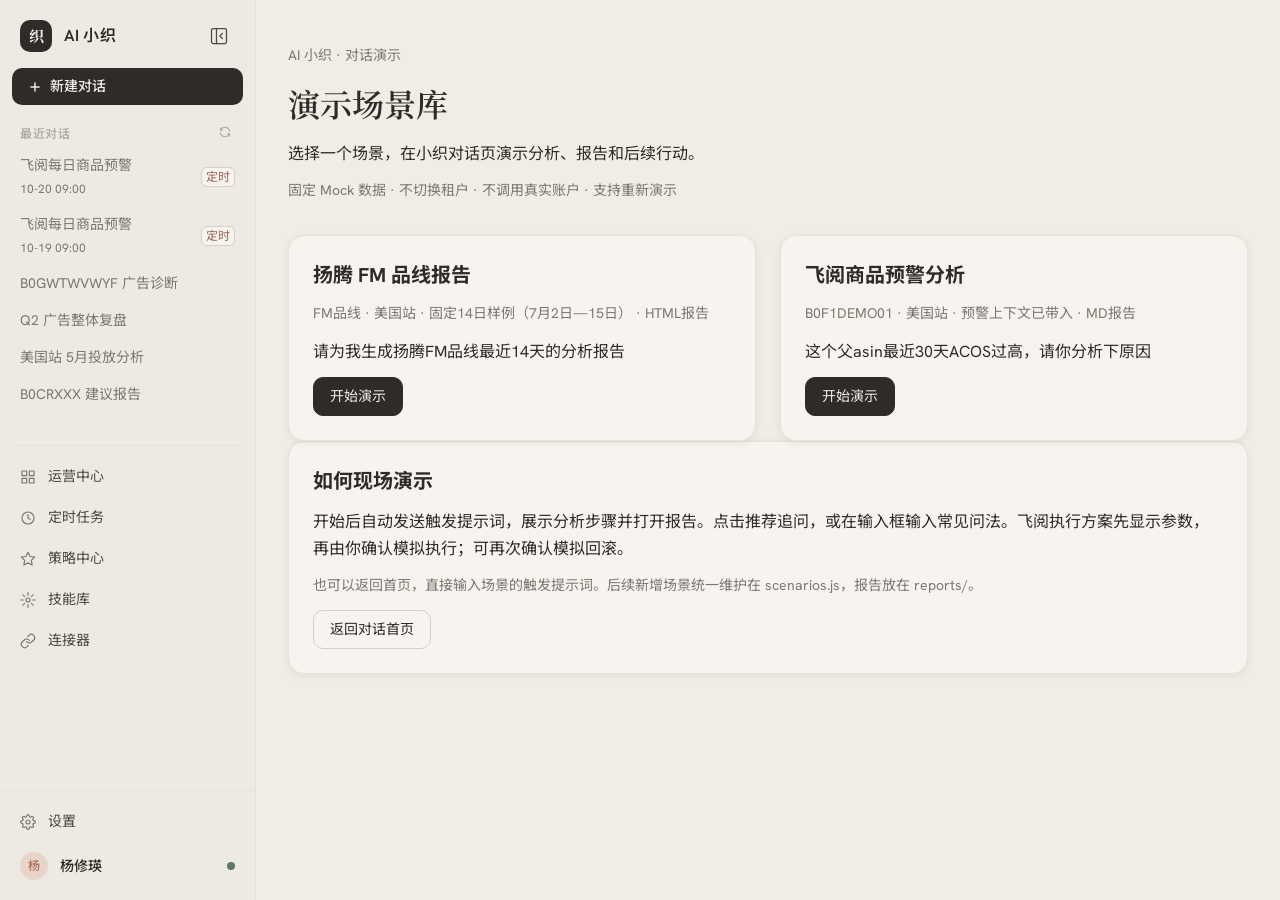
<file: requirements/conversation-demos/prototype.html>
<!doctype html>
<html lang="zh-CN">
<head><meta charset="utf-8"><meta name="viewport" content="width=device-width,initial-scale=1"><title>演示场景库 · AI 小织</title><link rel="stylesheet" href="../../shared.css?v=20261023-sidebar"><link rel="stylesheet" href="demo.css"><script src="../../sidebar.js?v=20261023-sidebar" defer></script></head>
<body><div class="app"><aside class="sidebar" data-shared-sidebar data-page="chat" aria-label="主导航"></aside><main class="demo-library" data-page-id="P001"><p class="demo-muted">AI 小织 · 对话演示</p><h1>演示场景库</h1><p>选择一个场景，在小织对话页演示分析、报告和后续行动。</p><p class="demo-muted">固定 Mock 数据 · 不切换租户 · 不调用真实账户 · 支持重新演示</p><section id="scenes" class="demo-scenes" data-feature-id="F001"></section><section class="demo-card" data-feature-id="F003"><h2>如何现场演示</h2><p>开始后自动发送触发提示词，展示分析步骤并打开报告。点击推荐追问，或在输入框输入常见问法。飞阅执行方案先显示参数，再由你确认模拟执行；可再次确认模拟回滚。</p><p class="demo-muted">也可以返回首页，直接输入场景的触发提示词。后续新增场景统一维护在 scenarios.js，报告放在 reports/。</p><a class="demo-button" href="../../index.html">返回对话首页</a></section></main></div>
<script id="requirement-metadata" type="application/json">{"requirementId":"REQ-conversation-demos","requirementName":"对话演示场景库","requirementSlug":"conversation-demos","background":"统一维护现场Mock对话，无需切换租户。","pages":[{"id":"P001","name":"场景库"},{"id":"P002","name":"共用对话页"}],"features":[{"id":"F001","name":"场景选择与启动","pageIds":["P001"],"summary":"选择场景，深链接进入对话页"},{"id":"F002","name":"报告生成与多轮追问","pageIds":["P002"],"summary":"HTML与MD报告、固定脚本、推荐追问与自由输入匹配"},{"id":"F003","name":"演示控制与模拟执行","pageIds":["P001","P002"],"summary":"重新开始、报告直达、模拟操作确认及回滚"}]}</script>
<script src="scenarios.js"></script><script>
function initDemoLibrary(){const grid=document.getElementById('scenes');for(const s of window.conversationDemoScenes){const card=document.createElement('article');card.className='demo-card';const h=document.createElement('h2');h.textContent=s.name;const p=document.createElement('p');p.textContent=s.prompt;const context=document.createElement('p');context.className='demo-muted';context.textContent=s.context+' · '+s.format+'报告';const a=document.createElement('a');a.className='demo-button primary';a.textContent='开始演示';a.href='../../index.html?demo='+encodeURIComponent(s.id);card.append(h,context,p,a);grid.append(card);}}
if(document.readyState==='loading')document.addEventListener('DOMContentLoaded',initDemoLibrary);else initDemoLibrary();
</script></body></html>
</file>
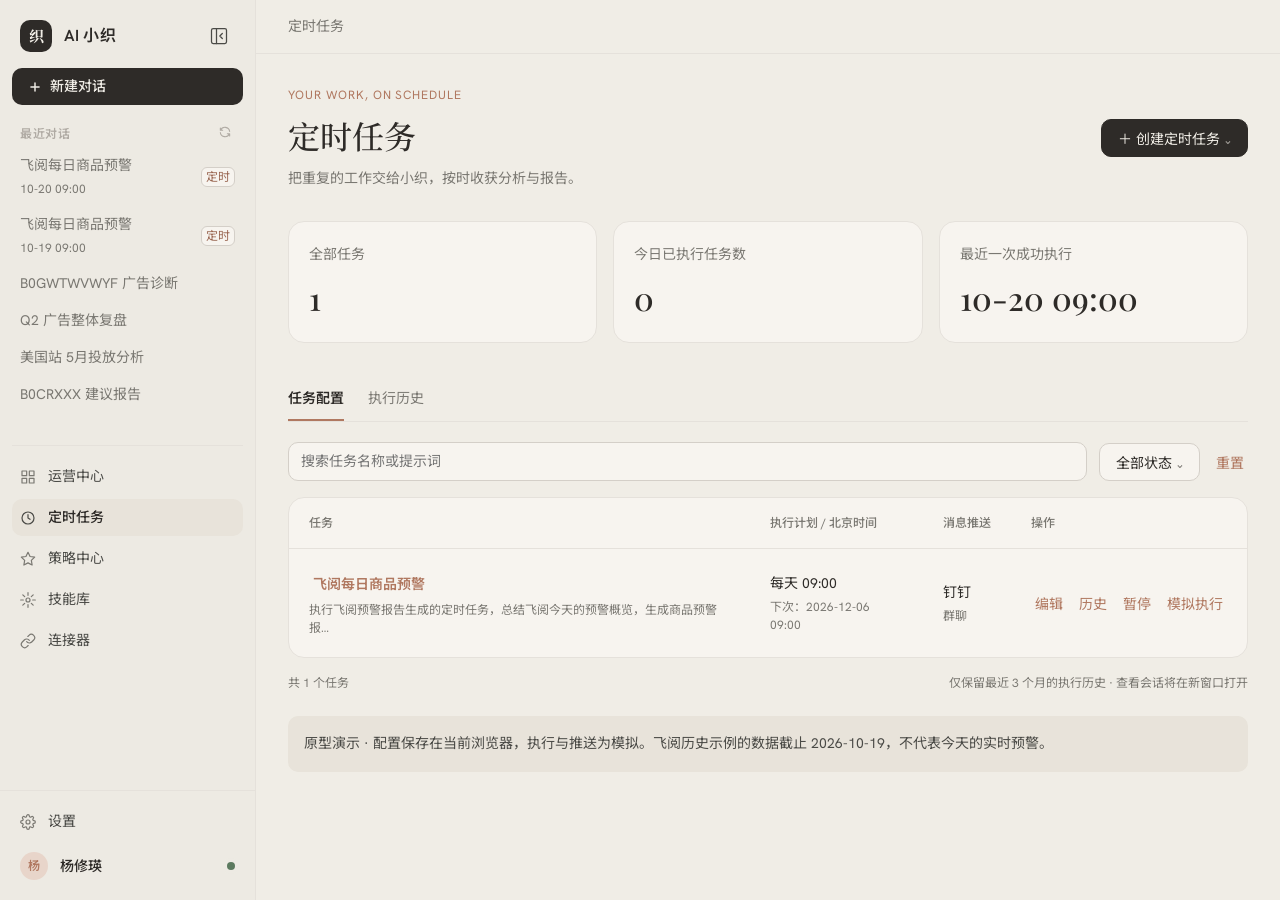
<file: requirements/scheduled-tasks/prototype.html>
<!DOCTYPE html>
<html lang="zh-CN"><head><meta charset="UTF-8"><meta name="viewport" content="width=device-width,initial-scale=1"><title>定时任务 · AI 小织</title>
<link rel="stylesheet" href="../../shared.css?v=20261023-sidebar"><script src="../../sidebar.js?v=20261023-sidebar" defer></script>
<style>
[hidden]{display:none!important}.st-main{flex:1;min-width:0;overflow:auto}.st-top{display:flex;align-items:center;justify-content:space-between;padding:var(--space-4) var(--space-8);border-bottom:1px solid var(--color-border-subtle);font-size:var(--text-sm);color:var(--color-text-tertiary)}.st-wrap{max-width:var(--content-max-width);margin:auto;padding:var(--space-8)}.st-heading,.st-row{display:flex;align-items:center;justify-content:space-between;gap:var(--space-4)}.st-heading{margin-bottom:var(--space-8)}h1{font-family:var(--font-serif);font-size:var(--text-3xl);font-weight:var(--font-medium);margin-bottom:var(--space-2)}h2{font-size:var(--text-xl);font-weight:var(--font-semibold)}h3{font-size:var(--text-base)}.st-muted{color:var(--color-text-tertiary);font-size:var(--text-sm)}.st-eyebrow{font-size:var(--text-xs);color:var(--color-accent);letter-spacing:var(--tracking-wide);margin-bottom:var(--space-2)}.st-btn{min-height:var(--control-height);padding:var(--space-2) var(--space-4);border:1px solid var(--color-border-default);border-radius:var(--radius-md);color:var(--color-text-primary);background:var(--color-bg-surface);font-size:var(--text-sm);display:inline-flex;align-items:center;justify-content:center;gap:var(--space-2);white-space:nowrap}.st-btn:hover{border-color:var(--color-accent);color:var(--color-accent)}.st-btn.primary{background:var(--color-charcoal);color:var(--color-text-inverse);border-color:var(--color-charcoal)}.st-btn.small{padding:var(--space-1) var(--space-3);min-height:0}.st-btn.active{background:var(--color-accent-subtle);border-color:var(--color-accent);color:var(--color-accent-hover)}.st-btn:disabled{opacity:.5;cursor:not-allowed}.st-link{color:var(--color-accent);font-size:var(--text-sm);padding:var(--space-1)}.st-stats{display:grid;grid-template-columns:repeat(3,minmax(0,1fr));gap:var(--space-4);margin-bottom:var(--space-8)}.st-stat{background:var(--color-bg-surface);border:1px solid var(--color-border-subtle);border-radius:var(--radius-lg);padding:var(--space-5)}.st-stat strong{display:block;font-family:var(--font-serif);font-size:var(--text-3xl);font-weight:var(--font-medium);margin-top:var(--space-2)}.st-panel{background:var(--color-bg-surface);border:1px solid var(--color-border-subtle);border-radius:var(--radius-lg);overflow:visible}.st-tabs{display:flex;gap:var(--space-6);border-bottom:1px solid var(--color-border-subtle);margin-bottom:var(--space-5)}.st-tab{padding:var(--space-3) 0;color:var(--color-text-tertiary);font-size:var(--text-sm);border-bottom:2px solid transparent}.st-tab.active{color:var(--color-text-primary);border-bottom-color:var(--color-accent);font-weight:var(--font-semibold)}.st-toolbar{display:flex;gap:var(--space-3);margin-bottom:var(--space-4);align-items:center;flex-wrap:wrap}.st-input{border:1px solid var(--color-border-default);border-radius:var(--radius-md);padding:var(--space-3) var(--space-4);background:var(--color-bg-surface);font:inherit;color:var(--color-text-primary);width:100%;outline:none}.st-input:focus,.st-btn:focus-visible{border-color:var(--color-accent);box-shadow:var(--schedule-focus-ring)}.st-toolbar .st-input{width:auto;flex:1;min-width:0;padding:var(--space-2) var(--space-3);font-size:var(--text-sm)}.st-dropdown{position:relative}.st-options{position:absolute;top:calc(100% + var(--filter-popover-gap));left:0;min-width:100%;width:max-content;max-height:var(--schedule-dialog-width);overflow:auto;background:var(--color-bg-surface);border:1px solid var(--color-border-default);border-radius:var(--filter-popover-radius);padding:var(--space-1);box-shadow:var(--shadow-md);z-index:12}.st-options button{display:block;width:100%;text-align:left;padding:var(--space-2) var(--space-3);border-radius:var(--radius-sm);color:var(--color-text-secondary);font-size:var(--text-sm)}.st-options button:hover,.st-options button[aria-selected=true]{background:var(--color-bg-sunken)}.st-table-scroll{overflow:auto}.st-table{width:100%;border-collapse:collapse;text-align:left;font-size:var(--text-sm)}.st-table th{color:var(--color-text-tertiary);font-weight:var(--font-medium);font-size:var(--text-xs);padding:var(--space-4) var(--space-5);border-bottom:1px solid var(--color-border-subtle);white-space:nowrap}.st-table td{padding:var(--space-5);border-bottom:1px solid var(--color-border-subtle);vertical-align:middle}.st-table tr:last-child td{border:0}.st-table td:first-child{min-width:var(--sidebar-width)}.st-table b{font-weight:var(--font-semibold)}.st-table small{display:block;color:var(--color-text-tertiary);margin-top:var(--space-1);font-size:var(--text-xs)}.st-tag{display:inline-flex;gap:var(--space-1);align-items:center;color:var(--color-success);font-size:var(--text-xs);white-space:nowrap}.st-tag.paused{color:var(--color-text-tertiary)}.st-tag.error{color:var(--color-error)}.st-actions{display:flex;gap:var(--space-2);white-space:nowrap}.st-footnote{display:flex;justify-content:space-between;gap:var(--space-4);margin-top:var(--space-4);font-size:var(--text-xs);color:var(--color-text-tertiary)}.st-note{padding:var(--space-4);background:var(--color-bg-sunken);border-radius:var(--radius-md);font-size:var(--text-sm);color:var(--color-text-secondary);line-height:var(--leading-relaxed)}.st-empty{padding:var(--space-16) var(--space-8);text-align:center;color:var(--color-text-tertiary)}.st-overlay{position:fixed;inset:0;background:var(--schedule-overlay);z-index:40;display:flex;justify-content:flex-end}.st-drawer{background:var(--color-bg-surface);width:min(var(--schedule-drawer-width),100%);height:100%;display:flex;flex-direction:column;box-shadow:var(--shadow-lg)}.st-drawer.wide{width:min(var(--content-max-width),100%)}.st-drawer-head,.st-drawer-foot{padding:var(--space-5) var(--space-6);display:flex;align-items:center;justify-content:space-between;gap:var(--space-4);border-bottom:1px solid var(--color-border-subtle)}.st-drawer-foot{border-bottom:0;border-top:1px solid var(--color-border-subtle)}.st-drawer-body{padding:var(--space-6);overflow:auto;flex:1}.st-field{display:block;margin-bottom:var(--space-5)}.st-field>span,.st-label{display:block;font-size:var(--text-sm);font-weight:var(--font-medium);margin-bottom:var(--space-2)}.st-field small{display:block;font-size:var(--text-xs);color:var(--color-text-tertiary);margin-top:var(--space-2)}textarea.st-input{resize:vertical;min-height:calc(var(--space-16) * 2)}.st-segment{display:flex;gap:var(--space-2);flex-wrap:wrap}.st-field .st-dropdown>.st-btn{width:100%;justify-content:space-between}.st-grid{display:grid;grid-template-columns:1fr 1fr;gap:var(--space-4)}.st-error{color:var(--color-error);font-size:var(--text-sm)}.st-toast{position:fixed;bottom:var(--space-8);left:50%;transform:translateX(-50%);background:var(--color-charcoal);color:var(--color-text-inverse);padding:var(--space-3) var(--space-5);border-radius:var(--radius-md);z-index:80;font-size:var(--text-sm)}.st-create-options{display:grid;gap:var(--space-4);margin-top:var(--space-6)}.st-create-option{display:block;width:100%;text-align:left;padding:var(--space-6);border:1px solid var(--color-border-default);border-radius:var(--radius-lg);background:var(--color-bg-surface);color:var(--color-text-primary)}.st-create-option:hover{border-color:var(--color-accent)}.st-create-option strong{display:block;margin-bottom:var(--space-2);font-size:var(--text-lg)}.st-message{padding:var(--space-5);border:1px solid var(--color-border-subtle);border-radius:var(--radius-lg);margin:var(--space-4) 0;line-height:var(--leading-relaxed)}.st-message.user{background:var(--color-bg-sunken);margin-left:var(--space-8)}.st-report{border:1px solid var(--color-border-default);border-radius:var(--radius-lg);padding:var(--space-6);margin-top:var(--space-5)}.st-report-hero{display:flex;align-items:center;justify-content:space-between;gap:var(--space-5);padding:var(--space-6);background:var(--color-bg-sunken);border-radius:var(--radius-lg);margin:var(--space-5) 0}.st-big-number{font-family:var(--font-serif);font-size:var(--text-4xl)}.st-report-metrics{display:grid;grid-template-columns:repeat(4,1fr);gap:var(--space-3);margin-bottom:var(--space-6)}.st-report-metrics>div{border:1px solid var(--color-border-subtle);border-radius:var(--radius-md);padding:var(--space-4)}.st-report-metrics b{display:block;font-size:var(--text-2xl);font-weight:var(--font-medium)}.st-bars{max-width:var(--schedule-chart-width)}.st-bar{display:grid;grid-template-columns:1fr 2fr var(--space-10);gap:var(--space-4);align-items:center;margin:var(--space-4) 0;font-size:var(--text-sm)}.st-track{height:var(--space-2);background:var(--color-bg-sunken);border-radius:var(--radius-full);overflow:hidden}.st-fill{height:100%;background:var(--color-accent);border-radius:inherit}.st-summary{padding-left:var(--space-5);line-height:var(--leading-relaxed);margin-top:var(--space-3)}.st-run-info{display:flex;gap:var(--space-5);flex-wrap:wrap;font-size:var(--text-xs);color:var(--color-text-tertiary);margin-top:var(--space-3)}

@media(max-width:70rem){.st-wrap{padding:var(--space-5)}.st-report-metrics{grid-template-columns:repeat(2,1fr)}.st-grid{grid-template-columns:1fr}.st-report-hero{align-items:flex-start;flex-direction:column}.st-heading{align-items:flex-start}.st-stats{gap:var(--space-2)}.st-stat{padding:var(--space-3)}.st-footnote{flex-direction:column}}
.st-create-menu{left:auto;right:0}.st-create-menu button{padding:var(--space-3) var(--space-4)}
.st-main.st-session{display:flex;flex-direction:column;overflow:hidden}
.st-session-head{display:flex;align-items:flex-start;justify-content:space-between;gap:var(--space-5);padding:var(--space-5) var(--space-8);border-bottom:1px solid var(--color-border-subtle);flex-shrink:0}
.st-session-identity{min-width:0}.st-session-title{display:flex;align-items:center;gap:var(--space-3);flex-wrap:wrap}
.st-session-title h1{font-family:var(--font-sans);font-size:var(--text-lg);font-weight:var(--font-semibold);line-height:var(--leading-normal);margin:0;overflow-wrap:anywhere}
.st-session-source{display:inline-flex;align-items:center;gap:var(--space-1);padding:var(--space-1) var(--space-2);border-radius:var(--radius-sm);background:var(--color-accent-subtle);color:var(--color-accent-hover);font-size:var(--text-xs);white-space:nowrap}
.st-session-meta{display:flex;align-items:center;gap:var(--space-2) var(--space-4);flex-wrap:wrap;margin-top:var(--space-2);color:var(--color-text-tertiary);font-size:var(--text-xs)}
.st-session-meta span{display:inline-flex;align-items:center;gap:var(--space-1)}
.st-session-scroll{min-height:0}
.st-session-thread{display:flex;flex-direction:column;gap:var(--space-6);width:100%}
.st-session-turn{display:flex;flex-direction:column;align-items:flex-start;gap:var(--space-2);min-width:0;width:100%}
.st-session-thread-followups{display:flex;flex-direction:column;gap:var(--space-6)}
.st-session-turn.user{align-items:flex-end}.st-session-turn-label{display:flex;align-items:center;gap:var(--space-2);font-size:var(--text-xs);color:var(--color-text-tertiary)}
.st-session-turn .message-row{min-width:0}.st-session-turn .msg-bubble{min-width:0;overflow-wrap:anywhere;white-space:pre-wrap}
.st-session-turn .st-initial-answer{white-space:normal}.st-initial-answer h3{font-size:var(--text-base);font-weight:var(--font-semibold);margin-bottom:var(--space-2)}
.st-initial-answer p+p{margin-top:var(--space-3)}.st-initial-answer .st-summary{margin-bottom:var(--space-4)}
.st-session-report{display:block;width:100%;text-align:left;color:inherit;font:inherit}.st-session-report .artifact-result-main{justify-content:space-between}.st-session-report .artifact-result-copy{flex:1}.st-session-report .artifact-result-copy strong{white-space:normal}
.st-session-compose textarea{min-width:0;max-height:var(--conversation-input-max-height)}
.st-session-compose .input-btn:focus-visible{outline:2px solid var(--color-accent);outline-offset:var(--space-1)}
.st-session-hint{text-align:center;font-size:var(--text-xs);color:var(--color-text-tertiary);margin-top:var(--space-2)}
@media(max-width:680px){.st-session-head{padding:var(--space-4);gap:var(--space-2);flex-wrap:wrap}.st-session-head .st-btn{margin-left:auto}.st-session-hint{line-height:var(--leading-relaxed)}}
</style></head><body><div class="app"><aside class="sidebar" data-shared-sidebar data-page="schedules" data-feature-id="F009" aria-label="主导航"></aside><main class="st-main"><header class="st-top"><span>定时任务</span></header><div class="st-wrap"><div class="st-heading"><div><div class="st-eyebrow">YOUR WORK, ON SCHEDULE</div><h1>定时任务</h1><p class="st-muted">把重复的工作交给小织，按时收获分析与报告。</p></div><div class="st-dropdown" data-feature-id="F002 F003"><button class="st-btn primary" id="create" aria-haspopup="menu" aria-expanded="false" aria-controls="createMenu">＋ 创建定时任务 ⌄</button><div class="st-options st-create-menu" id="createMenu" role="menu" hidden><button type="button" role="menuitem" id="viaChat">通过对话创建</button><button type="button" role="menuitem" id="viaForm">手动创建</button></div></div></div><div class="st-stats" id="stats" data-feature-id="F001"></div><div class="st-tabs" role="tablist"><button class="st-tab active" id="taskTab" role="tab" aria-selected="true">任务配置</button><button class="st-tab" id="historyTab" role="tab" aria-selected="false">执行历史</button></div><section data-page-id="P001" data-feature-id="F001 F004"><div class="st-toolbar"><input class="st-input" id="search" placeholder="搜索任务名称或提示词" aria-label="搜索任务名称或提示词"><div id="statusFilter"></div><button class="st-link" id="reset">重置</button></div><div class="st-panel st-table-scroll" id="list"></div><div class="st-footnote"><span id="count"></span><span>仅保留最近 3 个月的执行历史 · 查看会话将在新窗口打开</span></div></section><p class="st-note" style="margin-top:var(--space-6)">原型演示 · 配置保存在当前浏览器，执行与推送为模拟。飞阅历史示例的数据截止 2026-10-19，不代表今天的实时预警。</p></div></main></div>
<div id="overlay" class="st-overlay" hidden><section class="st-drawer" role="dialog" aria-modal="true" aria-labelledby="dialogTitle"><div class="st-drawer-head"><div><div class="st-eyebrow" id="dialogCaption"></div><h2 id="dialogTitle"></h2></div><button class="st-btn small" id="close" aria-label="关闭">✕</button></div><div class="st-drawer-body" id="dialogBody"></div><div class="st-drawer-foot" id="dialogFoot"></div></section></div><div id="toast" class="st-toast" role="status" hidden></div>
<script id="requirement-metadata" type="application/json">{"requirementId": "REQ-scheduled-tasks", "requirementName": "小织定时任务", "requirementSlug": "scheduled-tasks", "background": "定时执行提示词，生成独立会话及报告，支持历史查看与推送配置。来源：Notion 定时任务 40168e9844668087ab36c05ea310f235。", "pages": [{"id": "P001", "name": "定时任务管理"}, {"id": "P002", "name": "任务创建与配置"}, {"id": "P003", "name": "定时任务执行会话与报告"}, {"id": "P004", "name": "定时任务创建会话（复用首页会话）", "path": "../../index.html?session=...&skill=scheduled-task-create"}], "features": [{"id": "F001", "name": "任务列表和筛选", "pageIds": ["P001"], "summary": "搜索、状态筛选；任务列表不展示状态列；统计北京时间今日已执行的去重任务数（含成功和失败）"}, {"id": "F002", "name": "手动创建和编辑", "pageIds": ["P002"], "summary": "必填校验，按日周月整点执行，截止日期和下次执行预览"}, {"id": "F003", "name": "对话创建", "pageIds": ["P001", "P002", "P004"], "summary": "创建按钮下拉菜单；新建独立会话并默认引用定时任务创建 Skill，确认槽位后完成配置"}, {"id": "F004", "name": "任务管理", "pageIds": ["P001"], "summary": "暂停、启用、模拟执行与浏览器持久化"}, {"id": "F005", "name": "消息推送配置", "pageIds": ["P002"], "summary": "钉钉和企业微信机器人前置校验，自己、同事或群聊"}, {"id": "F006", "name": "执行历史和独立会话", "pageIds": ["P001", "P003"], "summary": "仅保留最近 3 个自然月的执行历史；新窗口打开可继续对话的 Session，顶部展示定时任务来源、名称、执行时间、耗时及结果，无面包屑；保留提示词快照、回答与报告，支持刷新及过期提示"}, {"id": "F007", "name": "飞阅预警报告", "pageIds": ["P003"], "summary": "使用用户提供的2026-10-19历史数据，展示预警概览和维度分布"}, {"id": "F008", "name": "执行会话继续对话", "pageIds": ["P003"], "summary": "直接复用普通 Session 的共享 messages、message-row 和 input-wrap，消息区左右内边距及输入框宽度、居中、两侧留白保持一致，无页面专属横向尺寸覆盖；支持发送、Enter 发送、Shift+Enter 换行及中文输入法，后续消息按执行 Session 保存并在刷新和查看报告后恢复；原型以明确标示的本地回答演示"}, {"id": "F009", "name": "历史对话定时任务标识", "pageIds": ["P001", "P003"], "summary": "共享侧边栏从统一执行历史读取最近会话，展示任务名、执行时间和定时角标；点击进入对应执行会话；保留普通对话和任务创建会话入口，保持收起与跨页面导航一致"}]}</script>
<script>
function init(){
const $=id=>document.getElementById(id),esc=s=>String(s??'').replace(/[&<>"']/g,c=>({'&':'&amp;','<':'&lt;','>':'&gt;','"':'&quot;',"'":'&#39;'}[c]));
const now=()=>new Date(),today=()=>new Intl.DateTimeFormat('sv-SE',{timeZone:'Asia/Shanghai'}).format(now()),fmt=d=>new Intl.DateTimeFormat('sv-SE',{timeZone:'Asia/Shanghai',year:'numeric',month:'2-digit',day:'2-digit',hour:'2-digit',minute:'2-digit',hour12:false}).format(d);
const prompt='执行飞阅预警报告生成的定时任务，总结飞阅今天的预警概览，生成商品预警报告。';
let tasks=[{id:'feiyue',name:'飞阅每日商品预警',prompt,freq:'daily',day:'1',hour:'9',expiry:'',channel:'钉钉',recipient:'群聊',target:'cid-feiyue-demo',robot:true,status:'enabled'}];
let runs=JSON.parse(JSON.stringify(window.xiaozhiScheduleDemoRuns||[]));
try{const saved=JSON.parse(localStorage.getItem('xiaozhi-schedules-v1'));if(saved&&Array.isArray(saved.tasks)&&Array.isArray(saved.runs)){tasks=saved.tasks;runs=saved.runs}}catch(e){}
let tab='tasks',filter='all',editing=null,draft={},lastFocus=null,busy=new Set();
function save(){try{localStorage.setItem('xiaozhi-schedules-v1',JSON.stringify({tasks,runs}))}catch(e){toast('浏览器存储不可用，本次修改仅在当前页面保留')}window.dispatchEvent(new Event('schedule-sessions-changed'))}
function toast(t){$('toast').textContent=t;$('toast').hidden=false;clearTimeout(toast.timer);toast.timer=setTimeout(()=>$('toast').hidden=true,3500)}
function expired(t){return t.expiry&&t.expiry<today()}
function status(t){return expired(t)?'expired':t.status}
function cadence(t){return (t.freq==='daily'?'每天':t.freq==='weekly'?'每周'+['','一','二','三','四','五','六','日'][+t.day]:'每月 '+t.day+' 日')+' '+String(t.hour).padStart(2,'0')+':00'}
function next(t){if(status(t)!=='enabled')return '—';const start=now();for(let i=0;i<400;i++){let date=new Date(start.getTime()+i*86400000),ymd=new Intl.DateTimeFormat('sv-SE',{timeZone:'Asia/Shanghai'}).format(date),d=new Date(ymd+'T'+String(t.hour).padStart(2,'0')+':00:00+08:00');if(d<=start)continue;if(t.expiry&&ymd>t.expiry)return '—';const local=new Date(d.getTime()+8*3600000);if(t.freq==='weekly'&&(local.getUTCDay()||7)!==+t.day)continue;if(t.freq==='monthly'&&local.getUTCDate()!==+t.day)continue;return fmt(d)}return '—'}
function dropdown(id,value,options,callback){const host=typeof id==='string'?$(id):id;host.innerHTML='<div class="st-dropdown"><button type="button" class="st-btn" aria-haspopup="listbox" aria-expanded="false">'+esc(options.find(o=>o[0]===value)?.[1]||'请选择')+' ⌄</button><div class="st-options" role="listbox" hidden>'+options.map(o=>'<button type="button" role="option" aria-selected="'+(o[0]===value)+'" data-value="'+esc(o[0])+'">'+esc(o[1])+'</button>').join('')+'</div></div>';const trigger=host.querySelector('button'),list=host.querySelector('.st-options');trigger.onclick=()=>{const open=list.hidden;closeMenus();list.hidden=!open;trigger.setAttribute('aria-expanded',String(open))};list.onclick=e=>{const btn=e.target.closest('[data-value]');if(!btn)return;closeMenus();callback(btn.dataset.value)}}
function closeMenus(){document.querySelectorAll('.st-options').forEach(e=>e.hidden=true);document.querySelectorAll('[aria-expanded=true]').forEach(e=>e.setAttribute('aria-expanded','false'))}
// Stored execution times use Beijing time, with minute precision.
function historyCutoff(){
  const local=new Date(now().getTime()+8*3600000),day=local.getUTCDate();
  local.setUTCDate(1);local.setUTCMonth(local.getUTCMonth()-3);
  const lastDay=new Date(Date.UTC(local.getUTCFullYear(),local.getUTCMonth()+1,0)).getUTCDate();
  local.setUTCDate(Math.min(day,lastDay));
  return fmt(new Date(local.getTime()-8*3600000));
}
function pruneHistory(){const cutoff=historyCutoff(),kept=runs.filter(r=>r.time>=cutoff);if(kept.length!==runs.length){runs=kept;save()}}
function pushLabel(r){return /已推送|推送成功|模拟推送完成/.test(r.push)?'已推送':'不需要推送'}
function sessionURL(id){const url=new URL(location.href);url.search='';url.hash='';url.searchParams.set('session',id);url.searchParams.set('sidebar',document.documentElement.dataset.sidebarCollapsed==='true'?'collapsed':'expanded');return url.href}
function showSession(title,caption,body,foot=''){
  $('overlay').hidden=true;
  document.title=title+' · 定时任务 · AI 小织';
  document.querySelector('.st-wrap').innerHTML='<div class="st-heading"><div><div class="st-eyebrow">'+esc(caption)+'</div><h1>'+esc(title)+'</h1></div></div>'+body+'<div class="st-footnote">'+foot+'</div>';
}
function historyLink(){const url=new URL(location.href);url.searchParams.delete('session');url.hash='history';return '<a class="st-btn" href="'+esc(url.href)+'">返回执行历史</a>'}
function render(){pruneHistory();const todayExecuted=new Set(runs.filter(r=>r.time.slice(0,10)===today()).map(r=>r.taskId)).size;$('stats').innerHTML='<div class="st-stat"><span class="st-muted">全部任务</span><strong>'+tasks.length+'</strong></div><div class="st-stat"><span class="st-muted" title="按北京时间统计，包含成功和失败；同一任务重复执行只计一次">今日已执行任务数</span><strong>'+todayExecuted+'</strong></div><div class="st-stat"><span class="st-muted">最近一次成功执行</span><strong>'+esc(runs.find(r=>r.status==='success')?.time.slice(5)||'—')+'</strong></div>';
$('taskTab').classList.toggle('active',tab==='tasks');$('historyTab').classList.toggle('active',tab==='history');$('taskTab').setAttribute('aria-selected',tab==='tasks');$('historyTab').setAttribute('aria-selected',tab==='history');$('search').placeholder=tab==='tasks'?'搜索任务名称或提示词':'搜索历史任务名称或会话编号';dropdown('statusFilter',filter,tab==='tasks'?[['all','全部状态'],['enabled','运行中'],['paused','已暂停'],['expired','已到期']]:[['all','全部执行状态'],['success','执行成功'],['failed','执行失败']],v=>{filter=v;render()});
const q=$('search').value.trim().toLowerCase();const rows=(tab==='tasks'?tasks:runs).filter(t=>(filter==='all'||(tab==='tasks'?status(t):t.status)===filter)&&[t.name,t.prompt,t.id].some(v=>String(v).toLowerCase().includes(q)));$('count').textContent='共 '+rows.length+(tab==='tasks'?' 个任务':' 次执行');
if(!rows.length){$('list').innerHTML='<div class="st-empty">'+(q||filter!=='all'?'没有匹配的结果，试试调整筛选条件。':tab==='tasks'?'还没有定时任务，创建一个让小织按时工作。':'暂无执行历史，任务执行后会在这里生成独立会话。')+'</div>';return}
$('list').innerHTML=tab==='tasks'?'<table class="st-table"><thead><tr><th>任务</th><th>执行计划 / 北京时间</th><th>消息推送</th><th>操作</th></tr></thead><tbody>'+rows.map(t=>'<tr><td><button class="st-link" data-edit="'+esc(t.id)+'"><b>'+esc(t.name)+'</b></button><small>'+esc(t.prompt.slice(0,35))+'…</small></td><td>'+esc(cadence(t))+'<small>下次：'+next(t)+'</small></td><td>'+esc(t.channel)+'<small>'+esc(t.channel==='不推送'?'仅站内查看':t.recipient==='群聊'?'群聊':t.recipient==='同事'?t.target:'自己')+'</small></td><td><div class="st-actions"><button class="st-link" data-edit="'+esc(t.id)+'">编辑</button><button class="st-link" data-history="'+esc(t.id)+'">历史</button><button class="st-link" data-toggle="'+esc(t.id)+'" '+(expired(t)?'disabled':'')+'>'+(t.status==='enabled'?'暂停':'启用')+'</button><button class="st-link" data-run="'+esc(t.id)+'" '+(status(t)!=='enabled'||busy.has(t.id)?'disabled':'')+'>'+(busy.has(t.id)?'执行中…':'模拟执行')+'</button></div></td></tr>').join('')+'</tbody></table>':'<table class="st-table" data-feature-id="F006"><thead><tr><th>任务 / 独立会话</th><th>执行时间</th><th>执行结果</th><th>消息推送</th><th>操作</th></tr></thead><tbody>'+rows.map(r=>'<tr><td><b>'+esc(r.name)+'</b><small>'+esc(r.id)+'</small></td><td>'+esc(r.time)+'<small>北京时间 · '+esc(r.duration)+'</small></td><td><span class="st-tag '+(r.status==='failed'?'error':'')+'">● '+(r.status==='success'?'执行成功':'执行失败')+'</span></td><td>'+esc(pushLabel(r))+'</td><td><a class="st-link" href="'+esc(sessionURL(r.id))+'" target="_blank" rel="noopener" aria-label="查看会话：'+esc(r.name)+'（新窗口）">查看会话 ↗</a></td></tr>').join('')+'</tbody></table>'}
function open(title,caption,body,foot='',wide=false){lastFocus=document.activeElement;$('dialogTitle').textContent=title;$('dialogCaption').textContent=caption;$('dialogBody').innerHTML=body;$('dialogFoot').innerHTML=foot;$('dialogFoot').hidden=!foot;$('overlay').hidden=false;document.querySelector('.st-drawer').classList.toggle('wide',wide);$('close').focus()}
function close(){closeMenus();$('overlay').hidden=true;if(lastFocus?.isConnected)lastFocus.focus()}
function choose(){const menu=$('createMenu'),opening=menu.hidden;closeMenus();menu.hidden=!opening;$('create').setAttribute('aria-expanded',String(opening));if(opening)menu.querySelector('button').focus()}
function chat(){closeMenus();const url=new URL('../../index.html',location.href);url.searchParams.set('session','schedule-'+(globalThis.crypto?.randomUUID?.()||Date.now()+'-'+Math.random().toString(36).slice(2)));url.searchParams.set('skill','scheduled-task-create');location.assign(url.href)}
function form(t=null,seed={}){editing=t?.id||null;draft={name:'',prompt:'',freq:'daily',day:'1',hour:'9',expiry:'',channel:'不推送',recipient:'自己',target:'',robot:false,status:'enabled',...t,...seed};open(editing?'配置定时任务':'确认任务配置',draft.fromChat?'通过对话创建 · 请核对并补全':'手动配置 · 北京时间',`<form id="taskForm" data-page-id="P002" data-feature-id="F002"><div id="fromChatNote"></div><label class="st-field"><span>任务名称 *</span><input class="st-input" id="taskName" maxlength="50" required value="${esc(draft.name)}" placeholder="例如：飞阅每日商品预警"><small>最多 50 个字符</small></label><label class="st-field"><span>提示词 *</span><textarea class="st-input" id="taskPrompt" required placeholder="描述小织每次需要完成的工作">${esc(draft.prompt)}</textarea></label><div class="st-field"><span>执行频率 *</span><div class="st-segment" id="frequency">${[['daily','每天'],['weekly','每周'],['monthly','每月']].map(x=>'<button type="button" class="st-btn '+(draft.freq===x[0]?'active':'')+'" data-freq="'+x[0]+'">'+x[1]+'</button>').join('')}</div></div><div class="st-grid"><div class="st-field" id="dayField"><span>执行日 *</span><div id="daySelect"></div></div><div class="st-field"><span>执行时间 * · 整点</span><div id="hourSelect"></div></div></div><div id="nextPreview" class="st-note"></div><label class="st-field" style="margin-top:var(--space-5)"><span>过期时间 <span class="st-muted">（可选）</span></span><input type="date" class="st-input" id="expiry" value="${esc(draft.expiry)}"><small>仅可选择今天之后的日期；到期日结束后停止执行。留空则持续运行。</small></label><section data-feature-id="F005"><div class="st-field"><span>消息推送</span><div id="channelSelect"></div></div><div id="pushFields"></div></section><div id="formError" class="st-error" role="alert"></div></form>`,`<button class="st-btn" id="cancel">取消</button><button class="st-btn primary" id="saveTask">${editing?'保存配置':'确认创建'}</button>`);if(draft.fromChat)$('fromChatNote').innerHTML='<div class="st-note" style="margin-bottom:var(--space-5)">'+(draft.needs?'部分时间信息尚未明确，请在下面补充执行计划并核对任务名称。':'已从描述中识别任务内容与时间，请核对后确认。')+'</div>';const tomorrow=new Date(today()+'T12:00:00+08:00');tomorrow.setUTCDate(tomorrow.getUTCDate()+1);$('expiry').min=fmt(tomorrow).slice(0,10);$('expiry').onchange=()=>{draft.expiry=$('expiry').value;preview()};$('frequency').onclick=e=>{let b=e.target.closest('[data-freq]');if(!b)return;draft.freq=b.dataset.freq;draft.day='1';document.querySelectorAll('[data-freq]').forEach(b=>b.classList.toggle('active',b.dataset.freq===draft.freq));scheduleControls()};dropdown('hourSelect',draft.hour,[['','请选择整点时间'],...Array.from({length:24},(_,i)=>[String(i),String(i).padStart(2,'0')+':00'])],v=>{draft.hour=v;scheduleControls()});scheduleControls();dropdown('channelSelect',draft.channel,['不推送','钉钉','企业微信'].map(x=>[x,x]),v=>{draft.channel=v;draft.robot=false;dropdown('channelSelect',v,['不推送','钉钉','企业微信'].map(x=>[x,x]),w=>changeChannel(w));pushControls()});function changeChannel(v){draft.channel=v;draft.robot=false;dropdown('channelSelect',v,['不推送','钉钉','企业微信'].map(x=>[x,x]),changeChannel);pushControls()}$('cancel').onclick=close;$('saveTask').onclick=submit;$('taskForm').onsubmit=e=>{e.preventDefault();submit()};pushControls()}
function scheduleControls(){$('dayField').hidden=draft.freq==='daily';if(draft.freq!=='daily')dropdown('daySelect',draft.day,draft.freq==='weekly'?['一','二','三','四','五','六','日'].map((x,i)=>[String(i+1),'周'+x]):Array.from({length:31},(_,i)=>[String(i+1),String(i+1)+' 日']),v=>{draft.day=v;scheduleControls()});dropdown('hourSelect',draft.hour,[['','请选择整点时间'],...Array.from({length:24},(_,i)=>[String(i),String(i).padStart(2,'0')+':00'])],v=>{draft.hour=v;scheduleControls()});preview()}
function preview(){$('nextPreview').textContent=draft.hour===''?'请补充执行时间。':'计划：'+cadence(draft)+'（北京时间） · 下一次：'+next({...draft,status:'enabled'})+(draft.freq==='monthly'?'。当月没有该日期时，跳过该月。':'')}
function pushControls(){const el=$('pushFields');if(draft.channel==='不推送'){el.innerHTML='<div class="st-note">生成的回答和报告仅在小织站内查看。</div>';return}el.innerHTML='<div class="st-note">'+esc(draft.channel)+'推送需先配置应用机器人。此处为连接状态演示，不会发送真实消息。<button type="button" class="st-link" id="robotToggle">'+(draft.robot?'已连接 · 模拟断开':'未连接 · 模拟连接')+'</button></div><div class="st-field" style="margin-top:var(--space-5)"><span>推送给</span><div id="recipientSelect"></div></div><div id="targetField"></div>';$('robotToggle').onclick=()=>{draft.robot=!draft.robot;pushControls()};dropdown('recipientSelect',draft.recipient,['自己','同事','群聊'].map(x=>[x,x]),v=>{draft.recipient=v;draft.target='';pushControls()});if(draft.recipient==='群聊'){$('targetField').innerHTML='<label class="st-field"><span>群聊 openConversationId *</span><input id="targetInput" class="st-input" placeholder="输入群聊 openConversationId" value="'+esc(draft.target)+'"></label>';$('targetInput').oninput=e=>draft.target=e.target.value}else if(draft.recipient==='同事'){$('targetField').innerHTML='<div class="st-field"><span>选择同事 * · 示例联系人</span><div id="colleagueSelect"></div></div>';dropdown('colleagueSelect',draft.target,[['','请选择同事'],['王晓','王晓'],['李悦','李悦']],v=>{draft.target=v;pushControls()})}}
function submit(){draft.name=$('taskName').value.trim();draft.prompt=$('taskPrompt').value.trim();draft.expiry=$('expiry').value;let error=!draft.name?'请填写任务名称。':Array.from(draft.name).length>50?'任务名称最多 50 个字符。':!draft.prompt?'请填写提示词。':draft.hour===''?'请选择整点执行时间。':draft.expiry&&draft.expiry<=today()?'过期时间必须晚于今天。':draft.channel!=='不推送'&&!draft.robot?'请先配置并连接对应应用机器人。':draft.channel!=='不推送'&&draft.recipient!=='自己'&&!draft.target.trim()?'请填写推送对象。':'';if(error){$('formError').textContent=error;return}const clean={id:editing||'task-'+Date.now(),name:draft.name,prompt:draft.prompt,freq:draft.freq,day:draft.day,hour:draft.hour,expiry:draft.expiry,channel:draft.channel,robot:draft.robot,recipient:draft.recipient,target:draft.target,status:draft.status};if(editing)tasks=tasks.map(t=>t.id===editing?clean:t);else tasks.unshift(clean);save();close();render();toast(editing?'配置已保存':'定时任务已创建；当前为本地原型演示')}
// Execution sessions keep their prompt snapshot and follow-up messages separately.
function session(r){
  $('overlay').hidden=true;
  document.title=r.name+' · AI 小织';
  const main=document.querySelector('.st-main');
  main.classList.add('st-session');
  main.dataset.pageId='P003';main.dataset.featureId='F006 F008';
  const ok=r.status==='success';
  const clock='<svg width="14" height="14" viewBox="0 0 24 24" fill="none" stroke="currentColor" stroke-width="1.5" stroke-linecap="round" stroke-linejoin="round" aria-hidden="true"><circle cx="12" cy="12" r="9"/><path d="M12 7v5l3 2"/></svg>';
  main.innerHTML=`<header class="st-session-head" data-feature-id="F006"><div class="st-session-identity"><div class="st-session-title"><h1>${esc(r.name)}</h1><span class="st-session-source">${clock}定时任务</span></div><div class="st-session-meta"><span>执行于 <time>${esc(r.time)}</time> · 北京时间</span><span class="st-tag ${ok?'':'error'}">${ok?'✓ 执行成功':'执行失败'}</span><span>耗时 ${esc(r.duration)}</span></div></div>${historyLink()}</header>
  <div class="messages st-session-scroll" id="sessionScroll"><div class="st-session-thread" id="sessionThread">
    <div class="st-session-turn user"><div class="st-session-turn-label">定时任务自动发起 · ${esc(r.time.slice(11))}</div><div class="message-row user"><div class="msg-bubble">${esc(r.prompt)}</div></div></div>
    <div class="st-session-turn"><div class="st-session-turn-label"><span class="msg-avatar ai" aria-hidden="true">织</span><span>小织</span></div><div class="message-row assistant"><div class="msg-bubble st-initial-answer">${ok?r.report?`<h3>飞阅商品预警报告已生成</h3><p>本期监控 <b>288</b> 个父 ASIN，其中 <b>269</b> 个命中预警，预警率为 <b>93.4%</b>，较上期回落 1.1 个百分点。</p><ul class="st-summary"><li><b>优先核查广告投放：</b>广告花费、广告效率分别命中 169、166 个父 ASIN。</li><li><b>重点关注动销风险：</b>动销预警 84 个，环比上升 10.5%。</li><li>库存分析 69 个、售价调整 43 个、E 类弃置 16 个；BD 花费未命中。</li></ul><button class="artifact-result-card st-session-report" id="viewReport" type="button" data-feature-id="F007" aria-label="查看飞阅商品预警报告"><span class="artifact-result-main"><span class="artifact-result-icon" aria-hidden="true"><svg width="20" height="20" viewBox="0 0 24 24" fill="none" stroke="currentColor" stroke-width="1.5" stroke-linecap="round" stroke-linejoin="round"><path d="M14 2H6a2 2 0 0 0-2 2v16a2 2 0 0 0 2 2h12a2 2 0 0 0 2-2V8z"/><path d="M14 2v6h6M8 13h8M8 17h5"/></svg></span><span class="artifact-result-copy"><strong>飞阅商品预警报告</strong><span>数据截止 ${esc(r.cutoff||'2026-10-19')} · 管理员全量范围</span></span><span aria-hidden="true">→</span></span></button>`:'<h3>模拟执行完成</h3><p>本次执行已建立会话，你可以继续补充问题。本地原型未连接业务数据源，暂未生成真实报告。</p>':`<h3>本次执行未完成</h3><p>${esc(r.error||'执行异常，请稍后重试。')}</p><p>你可以在这里继续提问，或在检查连接器后重新执行任务。</p>`}</div></div></div>
    <div id="sessionFollowups" role="log" aria-label="后续对话" aria-live="polite" class="st-session-thread-followups" data-feature-id="F008"></div>
  </div></div>
  <form class="input-wrap st-session-compose" id="sessionComposer" data-feature-id="F008"><div class="input-bar"><textarea id="sessionInput" rows="1" aria-label="继续对话" placeholder="继续追问，或告诉小织下一步做什么…"></textarea><button class="input-btn send" id="sessionSend" type="submit" aria-label="发送消息" title="发送消息" disabled><svg width="18" height="18" viewBox="0 0 24 24" fill="none" stroke="currentColor" stroke-width="1.5" stroke-linecap="round" stroke-linejoin="round" aria-hidden="true"><path d="M12 19V5m-6 6 6-6 6 6"/></svg></button></div><p class="st-session-hint">本地对话演示 · Enter 发送，Shift + Enter 换行</p></form>`;
  if($('viewReport'))$('viewReport').onclick=()=>report(r);
  const messages=Array.isArray(r.messages)?r.messages:[];r.messages=messages;
  const input=$('sessionInput'),send=$('sessionSend');
  function renderFollowups(){
    $('sessionFollowups').innerHTML=messages.map(m=>`<div class="st-session-turn ${m.role==='user'?'user':''}"><div class="st-session-turn-label">${m.role==='user'?'你':'小织 · 对话演示'}</div><div class="message-row ${m.role==='user'?'user':'assistant'}"><div class="msg-bubble">${esc(m.text)}</div></div></div>`).join('');
    $('sessionScroll').scrollTop=$('sessionScroll').scrollHeight;
  }
  function demoReply(text){
    if(!ok)return '本次任务因数据源连接超时而未完成。建议先确认连接器可用，再到定时任务中重新执行；失败记录会继续保留。此处为对话演示，未实际检查或重连数据源。';
    if(!r.report)return '已收到你的补充。这是本地对话演示，当前会话没有真实业务报告；接入 Agent 和数据源后，可在同一会话继续分析。';
    if(/动销/.test(text))return '动销预警命中 84 个父 ASIN，环比上升 10.5%，是本期唯一明显走高的维度。建议结合库存与商品生命周期进一步核查。当前历史快照仅有汇总数据，无法列出具体商品。';
    if(/广告|投放|优先|建议|下一步/.test(text))return '建议优先核查广告花费和广告效率异常，分别命中 169、166 个父 ASIN；再排查动销预警的 84 个父 ASIN。不同维度可能命中同一商品，不能直接相加。以上为基于本次历史汇总的对话演示。';
    if(/报告|总结|概览/.test(text))return '本次历史报告监控 288 个父 ASIN，269 个命中预警，预警率 93.4%。你可以打开上方报告查看维度分布，或继续追问广告投放和动销风险。数据截止 2026-10-19。';
    return '已收到你的补充。你可以继续追问本次报告的广告投放、动销风险或处理建议。当前为本地对话演示，未调用真实 Agent，也不会修改定时任务配置。';
  }
  input.oninput=()=>{send.disabled=!input.value.trim();input.style.height='auto';input.style.height=Math.min(input.scrollHeight,parseFloat(getComputedStyle(input).maxHeight))+'px'};
  $('sessionComposer').onsubmit=e=>{e.preventDefault();const text=input.value.trim();if(!text)return;messages.push({role:'user',text},{role:'assistant',text:demoReply(text)});save();renderFollowups();input.value='';input.style.height='';send.disabled=true;input.focus()};
  input.onkeydown=e=>{if(e.key==='Enter'&&!e.shiftKey&&!e.isComposing&&e.keyCode!==229){e.preventDefault();$('sessionComposer').requestSubmit()}};
  renderFollowups();
}

function report(r){const data=[['广告花费',169],['广告效率',166],['动销分析',84],['库存分析',69],['售价调整',43],['E 类弃置',16],['BD 花费',0]];open('飞阅商品预警报告','历史报告 · 数据截止 2026-10-19',`<section data-feature-id="F007"><div class="st-row"><div><div class="st-eyebrow">DAILY INTELLIGENCE / 飞阅</div><h2>商品预警总览</h2><p class="st-muted">管理员全量范围 · 历史快照</p></div><span class="st-tag">● 报告已生成</span></div><div class="st-report-hero"><div><h2>269 个父 ASIN 需要关注</h2><p class="st-muted">预警率较上期回落，动销风险仍在上升。</p></div><div><strong class="st-big-number">93.4%</strong><div class="st-muted">上期 94.5% · ↓ 1.1 个百分点</div></div></div><div class="st-report-metrics"><div><b>288</b><span class="st-muted">监控父 ASIN</span></div><div><b>269</b><span class="st-muted">命中预警</span></div><div><b>84</b><span class="st-muted">动销预警 · ↑10.5%</span></div><div><b>0</b><span class="st-muted">BD 花费预警</span></div></div><div class="st-grid"><article class="st-report"><h3>预警维度分布</h3><p class="st-muted">同一父 ASIN 可命中多个维度，不可相加去重</p><div class="st-bars">${data.map(([name,n])=>'<div class="st-bar"><span>'+name+'</span><div class="st-track"><div class="st-fill" style="width:'+(n/169*100)+'%"></div></div><b>'+n+'</b></div>').join('')}</div></article><article class="st-report"><h3>本期重点关注</h3><ul class="st-summary"><li>广告花费和广告效率分别命中 169、166 个父 ASIN，应优先核查异常投放。</li><li>动销预警环比增加 10.5%，建议结合库存与商品生命周期进一步分析。</li><li>预警率虽回落，仍有 93.4% 商品命中，需结合规则阈值判断风险。</li></ul><div class="st-note" style="margin-top:var(--space-5)">此处只展示已提供的汇总数据。没有商品级明细，不编造 ASIN、热力图或排名。</div><a class="st-link" href="../../客户定制/飞阅定制/prototype.html" target="_blank" rel="noopener">打开飞阅原始报告样式参考 ↗</a><p class="st-muted">参考文件中的示例数据与本次历史报告不同。</p></article></div></section>`,`<button class="st-btn" id="backSession">← 返回本次会话</button><span class="st-muted">数据截止 2026-10-19</span>`,true);$('backSession').onclick=close}
$('create').onclick=choose;$('viaChat').onclick=chat;$('viaForm').onclick=()=>{closeMenus();form()};$('close').onclick=close;$('overlay').onclick=e=>{if(e.target===$('overlay'))close()};$('search').oninput=render;$('reset').onclick=()=>{filter='all';$('search').value='';closeMenus();render()};function switchTab(v){tab=v;filter='all';$('search').value='';history.replaceState(null,'','#'+(v==='tasks'?'tasks':'history'));render()}$('taskTab').onclick=()=>switchTab('tasks');$('historyTab').onclick=()=>switchTab('history');$('list').onclick=e=>{let b=e.target.closest('button');if(!b)return;let id=b.dataset.edit;if(id){form(tasks.find(t=>t.id===id));return}id=b.dataset.history;if(id){switchTab('history');$('search').value=tasks.find(t=>t.id===id).name;render();return}id=b.dataset.toggle;if(id){let t=tasks.find(t=>t.id===id);if(expired(t))return;t.status=t.status==='enabled'?'paused':'enabled';save();render();toast(t.status==='enabled'?'任务已启用':'任务已暂停');return}id=b.dataset.run;if(id){const t=tasks.find(t=>t.id===id);if(status(t)!=='enabled'||busy.has(id))return;const snapshot=JSON.parse(JSON.stringify(t));busy.add(id);render();setTimeout(()=>{busy.delete(id);runs.unshift({id:'SIM-'+Date.now(),taskId:id,name:snapshot.name,time:fmt(now()),status:'success',push:snapshot.channel==='不推送'?'未推送':'模拟推送完成',prompt:snapshot.prompt,report:false,channel:snapshot.channel==='不推送'?'仅站内查看':snapshot.channel+' · '+snapshot.recipient,duration:'2 秒'});save();render();toast('模拟执行完成，可在执行历史查看独立会话')},1400)}};
document.addEventListener('click',e=>{if(!e.target.closest('.st-dropdown'))closeMenus()});document.addEventListener('keydown',e=>{if(e.key==='Escape'){if([...document.querySelectorAll('.st-options')].some(x=>!x.hidden)){const creationOpen=!$('createMenu').hidden;closeMenus();if(creationOpen)$('create').focus();return}if(!$('overlay').hidden)close()}if(e.key==='Tab'&&!$('overlay').hidden){const focusables=[...$('overlay').querySelectorAll('button,input,textarea,a[href]')].filter(el=>!el.disabled&&el.getClientRects().length);if(!focusables.length)return;const first=focusables[0],last=focusables.at(-1);if(e.shiftKey&&document.activeElement===first){e.preventDefault();last.focus()}else if(!e.shiftKey&&document.activeElement===last){e.preventDefault();first.focus()}}});
if(location.hash==='#history')tab='history';render();
const viewedSession=new URLSearchParams(location.search).get('session');
if(viewedSession){
  const run=runs.find(r=>r.id===viewedSession);
  if(run)session(run);
  else showSession('会话不存在或已过期','定时任务会话','<section data-page-id="P003" data-feature-id="F006" class="st-empty">仅保留最近 3 个月的执行历史。该会话可能已过期，或不在当前浏览器的历史记录中。</section>',historyLink());
  return;
}
const sourceSession=new URLSearchParams(location.search).get('sessionDraft');
if(sourceSession){try{const seed=JSON.parse(localStorage.getItem('xiaozhi-schedule-session:'+sourceSession));if(seed?.draft){form(null,{...seed.draft,fromChat:true});history.replaceState(null,'',location.pathname+'#tasks')}}catch(e){toast('无法读取会话草稿，请重新填写')}}
}
if(document.readyState==='loading')document.addEventListener('DOMContentLoaded',init);else init();
</script></body></html>
</file>
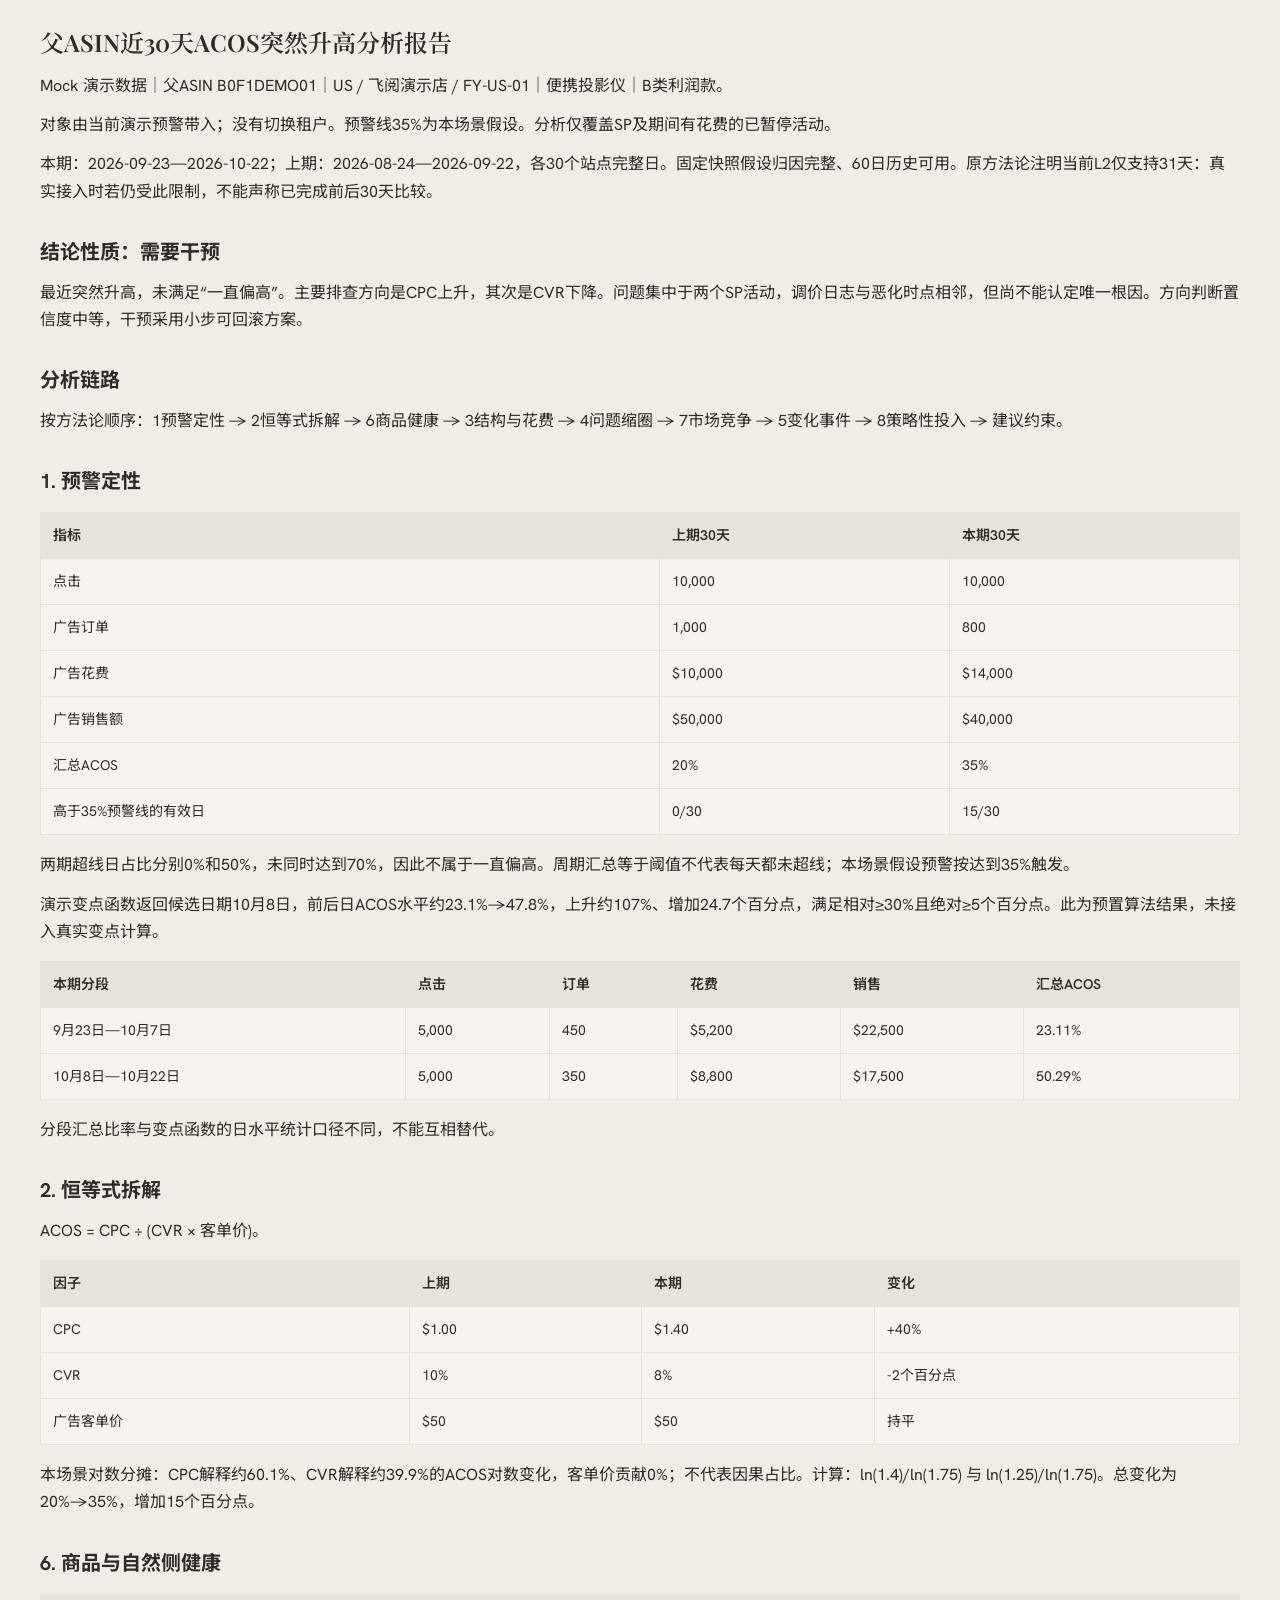
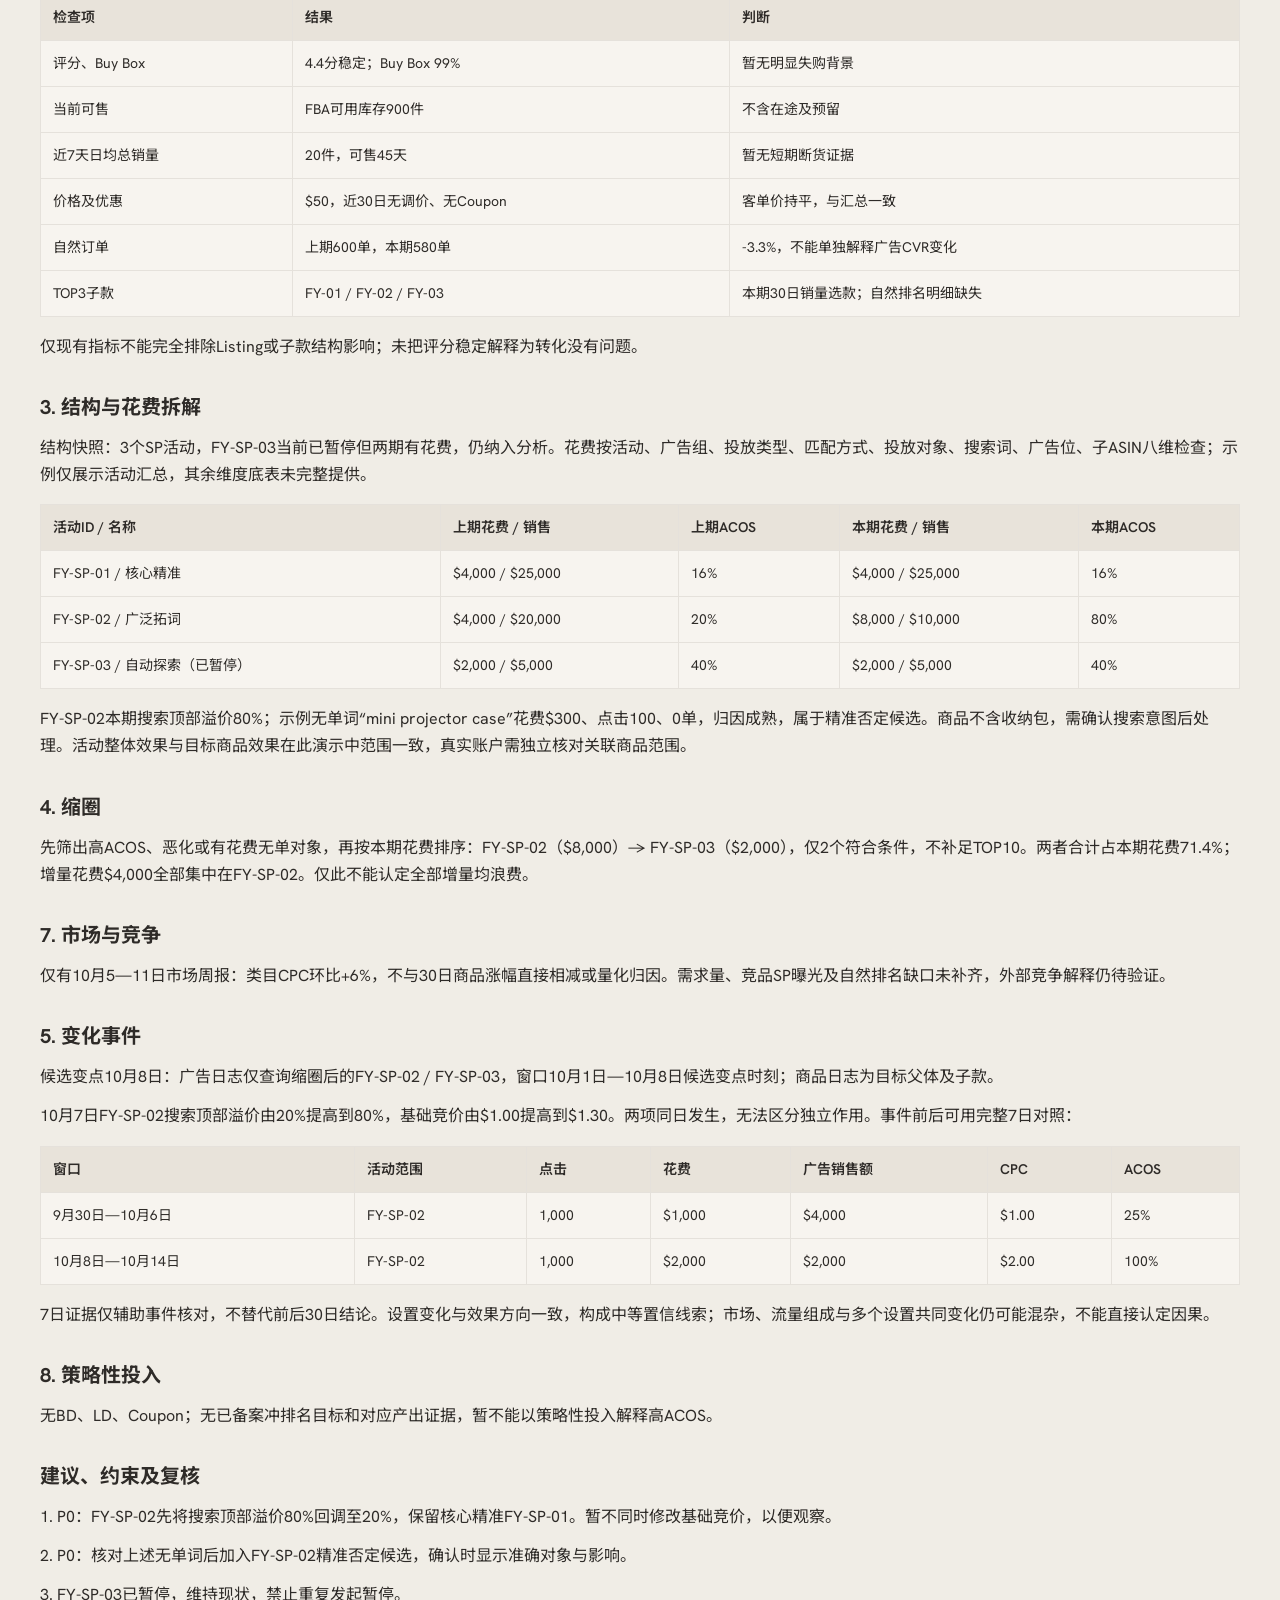
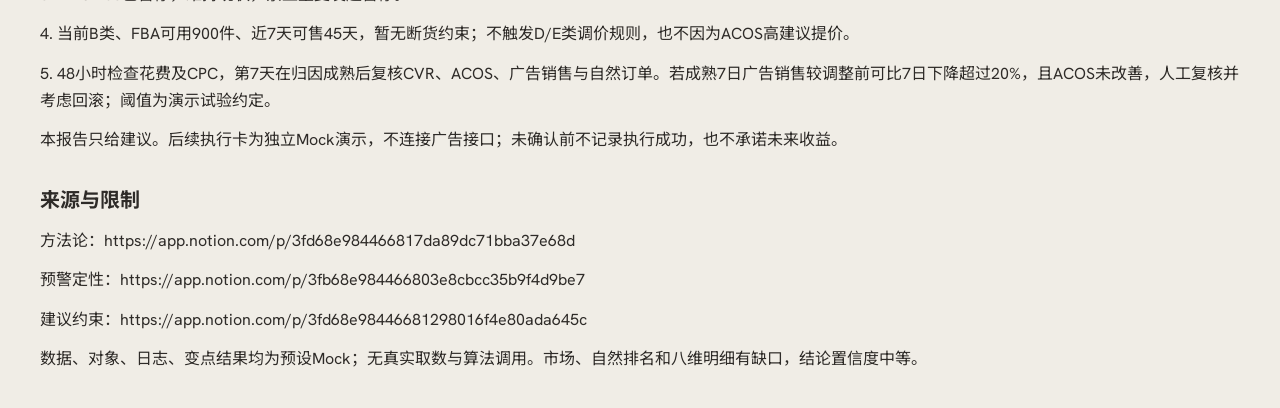
<file: requirements/conversation-demos/reports/feiyue-acos.html>
<!doctype html><html lang="zh-CN"><meta charset="utf-8"><meta name="viewport" content="width=device-width,initial-scale=1"><title>飞阅ACOS分析报告</title><link rel="stylesheet" href="../../../shared.css"><link rel="stylesheet" href="../demo.css"><body class="demo-report"><article><h1>父ASIN近30天ACOS突然升高分析报告</h1><p>Mock 演示数据｜父ASIN B0F1DEMO01｜US / 飞阅演示店 / FY-US-01｜便携投影仪｜B类利润款。</p><p>对象由当前演示预警带入；没有切换租户。预警线35%为本场景假设。分析仅覆盖SP及期间有花费的已暂停活动。</p><p>本期：2026-09-23—2026-10-22；上期：2026-08-24—2026-09-22，各30个站点完整日。固定快照假设归因完整、60日历史可用。原方法论注明当前L2仅支持31天：真实接入时若仍受此限制，不能声称已完成前后30天比较。</p><h2>结论性质：需要干预</h2><p>最近突然升高，未满足“一直偏高”。主要排查方向是CPC上升，其次是CVR下降。问题集中于两个SP活动，调价日志与恶化时点相邻，但尚不能认定唯一根因。方向判断置信度中等，干预采用小步可回滚方案。</p><h2>分析链路</h2><p>按方法论顺序：1预警定性 → 2恒等式拆解 → 6商品健康 → 3结构与花费 → 4问题缩圈 → 7市场竞争 → 5变化事件 → 8策略性投入 → 建议约束。</p><h2>1. 预警定性</h2><div class="demo-table-wrap"><table><tr><td>指标</td><td>上期30天</td><td>本期30天</td></tr><tr><td>点击</td><td>10,000</td><td>10,000</td></tr><tr><td>广告订单</td><td>1,000</td><td>800</td></tr><tr><td>广告花费</td><td>$10,000</td><td>$14,000</td></tr><tr><td>广告销售额</td><td>$50,000</td><td>$40,000</td></tr><tr><td>汇总ACOS</td><td>20%</td><td>35%</td></tr><tr><td>高于35%预警线的有效日</td><td>0/30</td><td>15/30</td></tr></table></div><p>两期超线日占比分别0%和50%，未同时达到70%，因此不属于一直偏高。周期汇总等于阈值不代表每天都未超线；本场景假设预警按达到35%触发。</p><p>演示变点函数返回候选日期10月8日，前后日ACOS水平约23.1%→47.8%，上升约107%、增加24.7个百分点，满足相对≥30%且绝对≥5个百分点。此为预置算法结果，未接入真实变点计算。</p><div class="demo-table-wrap"><table><tr><td>本期分段</td><td>点击</td><td>订单</td><td>花费</td><td>销售</td><td>汇总ACOS</td></tr><tr><td>9月23日—10月7日</td><td>5,000</td><td>450</td><td>$5,200</td><td>$22,500</td><td>23.11%</td></tr><tr><td>10月8日—10月22日</td><td>5,000</td><td>350</td><td>$8,800</td><td>$17,500</td><td>50.29%</td></tr></table></div><p>分段汇总比率与变点函数的日水平统计口径不同，不能互相替代。</p><h2>2. 恒等式拆解</h2><p>ACOS = CPC ÷ (CVR × 客单价)。</p><div class="demo-table-wrap"><table><tr><td>因子</td><td>上期</td><td>本期</td><td>变化</td></tr><tr><td>CPC</td><td>$1.00</td><td>$1.40</td><td>+40%</td></tr><tr><td>CVR</td><td>10%</td><td>8%</td><td>-2个百分点</td></tr><tr><td>广告客单价</td><td>$50</td><td>$50</td><td>持平</td></tr></table></div><p>本场景对数分摊：CPC解释约60.1%、CVR解释约39.9%的ACOS对数变化，客单价贡献0%；不代表因果占比。计算：ln(1.4)/ln(1.75) 与 ln(1.25)/ln(1.75)。总变化为20%→35%，增加15个百分点。</p><h2>6. 商品与自然侧健康</h2><div class="demo-table-wrap"><table><tr><td>检查项</td><td>结果</td><td>判断</td></tr><tr><td>评分、Buy Box</td><td>4.4分稳定；Buy Box 99%</td><td>暂无明显失购背景</td></tr><tr><td>当前可售</td><td>FBA可用库存900件</td><td>不含在途及预留</td></tr><tr><td>近7天日均总销量</td><td>20件，可售45天</td><td>暂无短期断货证据</td></tr><tr><td>价格及优惠</td><td>$50，近30日无调价、无Coupon</td><td>客单价持平，与汇总一致</td></tr><tr><td>自然订单</td><td>上期600单，本期580单</td><td>-3.3%，不能单独解释广告CVR变化</td></tr><tr><td>TOP3子款</td><td>FY-01 / FY-02 / FY-03</td><td>本期30日销量选款；自然排名明细缺失</td></tr></table></div><p>仅现有指标不能完全排除Listing或子款结构影响；未把评分稳定解释为转化没有问题。</p><h2>3. 结构与花费拆解</h2><p>结构快照：3个SP活动，FY-SP-03当前已暂停但两期有花费，仍纳入分析。花费按活动、广告组、投放类型、匹配方式、投放对象、搜索词、广告位、子ASIN八维检查；示例仅展示活动汇总，其余维度底表未完整提供。</p><div class="demo-table-wrap"><table><tr><td>活动ID / 名称</td><td>上期花费 / 销售</td><td>上期ACOS</td><td>本期花费 / 销售</td><td>本期ACOS</td></tr><tr><td>FY-SP-01 / 核心精准</td><td>$4,000 / $25,000</td><td>16%</td><td>$4,000 / $25,000</td><td>16%</td></tr><tr><td>FY-SP-02 / 广泛拓词</td><td>$4,000 / $20,000</td><td>20%</td><td>$8,000 / $10,000</td><td>80%</td></tr><tr><td>FY-SP-03 / 自动探索（已暂停）</td><td>$2,000 / $5,000</td><td>40%</td><td>$2,000 / $5,000</td><td>40%</td></tr></table></div><p>FY-SP-02本期搜索顶部溢价80%；示例无单词“mini projector case”花费$300、点击100、0单，归因成熟，属于精准否定候选。商品不含收纳包，需确认搜索意图后处理。活动整体效果与目标商品效果在此演示中范围一致，真实账户需独立核对关联商品范围。</p><h2>4. 缩圈</h2><p>先筛出高ACOS、恶化或有花费无单对象，再按本期花费排序：FY-SP-02（$8,000）→ FY-SP-03（$2,000），仅2个符合条件，不补足TOP10。两者合计占本期花费71.4%；增量花费$4,000全部集中在FY-SP-02。仅此不能认定全部增量均浪费。</p><h2>7. 市场与竞争</h2><p>仅有10月5—11日市场周报：类目CPC环比+6%，不与30日商品涨幅直接相减或量化归因。需求量、竞品SP曝光及自然排名缺口未补齐，外部竞争解释仍待验证。</p><h2>5. 变化事件</h2><p>候选变点10月8日：广告日志仅查询缩圈后的FY-SP-02 / FY-SP-03，窗口10月1日—10月8日候选变点时刻；商品日志为目标父体及子款。</p><p>10月7日FY-SP-02搜索顶部溢价由20%提高到80%，基础竞价由$1.00提高到$1.30。两项同日发生，无法区分独立作用。事件前后可用完整7日对照：</p><div class="demo-table-wrap"><table><tr><td>窗口</td><td>活动范围</td><td>点击</td><td>花费</td><td>广告销售额</td><td>CPC</td><td>ACOS</td></tr><tr><td>9月30日—10月6日</td><td>FY-SP-02</td><td>1,000</td><td>$1,000</td><td>$4,000</td><td>$1.00</td><td>25%</td></tr><tr><td>10月8日—10月14日</td><td>FY-SP-02</td><td>1,000</td><td>$2,000</td><td>$2,000</td><td>$2.00</td><td>100%</td></tr></table></div><p>7日证据仅辅助事件核对，不替代前后30日结论。设置变化与效果方向一致，构成中等置信线索；市场、流量组成与多个设置共同变化仍可能混杂，不能直接认定因果。</p><h2>8. 策略性投入</h2><p>无BD、LD、Coupon；无已备案冲排名目标和对应产出证据，暂不能以策略性投入解释高ACOS。</p><h2>建议、约束及复核</h2><p>1. P0：FY-SP-02先将搜索顶部溢价80%回调至20%，保留核心精准FY-SP-01。暂不同时修改基础竞价，以便观察。</p><p>2. P0：核对上述无单词后加入FY-SP-02精准否定候选，确认时显示准确对象与影响。</p><p>3. FY-SP-03已暂停，维持现状，禁止重复发起暂停。</p><p>4. 当前B类、FBA可用900件、近7天可售45天，暂无断货约束；不触发D/E类调价规则，也不因为ACOS高建议提价。</p><p>5. 48小时检查花费及CPC，第7天在归因成熟后复核CVR、ACOS、广告销售与自然订单。若成熟7日广告销售较调整前可比7日下降超过20%，且ACOS未改善，人工复核并考虑回滚；阈值为演示试验约定。</p><p>本报告只给建议。后续执行卡为独立Mock演示，不连接广告接口；未确认前不记录执行成功，也不承诺未来收益。</p><h2>来源与限制</h2><p>方法论：https://app.notion.com/p/3fd68e984466817da89dc71bba37e68d</p><p>预警定性：https://app.notion.com/p/3fb68e984466803e8cbcc35b9f4d9be7</p><p>建议约束：https://app.notion.com/p/3fd68e98446681298016f4e80ada645c</p><p>数据、对象、日志、变点结果均为预设Mock；无真实取数与算法调用。市场、自然排名和八维明细有缺口，结论置信度中等。</p></article></body></html>
</file>
<file: shared.css>
@import url('https://fonts.googleapis.com/css2?family=Playfair+Display:wght@400;500;600;700&family=Hanken+Grotesk:wght@300;400;500;600;700&family=Noto+Sans+SC:wght@300;400;500;700&family=Noto+Serif+SC:wght@400;500;700&display=swap');

/* ─── Variables ─────────────────────────────────────────── */
:root {
  --color-bg-base:      #F0EDE6;
  --color-bg-surface:   #F7F4EF;
  --color-bg-sunken:    #E8E3DA;
  --color-bg-sidebar:   #EDEAE3;

  --color-text-primary:   #2E2B28;
  --color-text-secondary: #4A4A46;
  --color-text-tertiary:  #7A7872;
  --color-text-disabled:  #B0ABA4;
  --color-text-inverse:   #F0EDE6;

  --color-accent:        #B07860;
  --color-accent-hover:  #9A6752;
  --color-accent-subtle: #E8D5CA;

  --color-border-default: #D4CFC8;
  --color-border-subtle:  #E5E1DB;
  --color-border-strong:  #B0ABA4;

  --color-navy:    #0D1B2E;
  --color-charcoal:#2E2B28;

  --color-success: #5C7A5F;
  --color-warning: #B07428;
  --color-error:   #A0443A;
  --color-info:    #3D5A6B;

  --font-serif: 'Playfair Display', 'Noto Serif SC', Georgia, serif;
  --font-sans:  'Hanken Grotesk', 'Noto Sans SC', -apple-system, sans-serif;
  --font-mono:  'JetBrains Mono', monospace;

  --text-xs:   12px;
  --text-sm:   14px;
  --text-base: 16px;
  --text-lg:   18px;
  --text-xl:   20px;
  --text-2xl:  24px;
  --text-3xl:  32px;
  --text-4xl:  40px;

  --font-regular:  400;
  --font-medium:   500;
  --font-semibold: 600;
  --font-bold:     700;

  --leading-tight:   1.3;
  --leading-normal:  1.5;
  --leading-relaxed: 1.7;

  --space-1:  4px;
  --space-2:  8px;
  --space-3:  12px;
  --space-4:  16px;
  --space-5:  20px;
  --space-6:  24px;
  --space-8:  32px;
  --space-10: 40px;
  --space-12: 48px;
  --space-16: 64px;

  --radius-sm:   6px;
  --radius-md:   10px;
  --radius-lg:   16px;
  --radius-xl:   24px;
  --radius-full: 9999px;

  --shadow-xs: 0 1px 2px rgba(46,43,40,.06);
  --shadow-sm: 0 2px 8px rgba(46,43,40,.08);
  --shadow-md: 0 4px 16px rgba(46,43,40,.10);
  --shadow-lg: 0 8px 32px rgba(46,43,40,.14);

  --sidebar-width: 256px;
  --sidebar-collapsed-width: 64px;
  --sidebar-toggle-size: 32px;
  --sidebar-icon-size: 20px;
  --sidebar-overlay-layer: 40;
  --sidebar-backdrop-layer: 39;
  --sidebar-backdrop-color: rgba(46, 43, 40, .18);
  --content-max-width: 1200px;
  --tracking-wide: .08em;
  --duration-fast:   100ms;
  --duration-normal: 200ms;
  --duration-slow:   350ms;
  --ease-in-out: cubic-bezier(.4,0,.2,1);
}

/* ─── Reset ──────────────────────────────────────────────── */
*, *::before, *::after { box-sizing: border-box; margin: 0; padding: 0; }
html, body { height: 100%; }
body {
  font-family: var(--font-sans);
  font-size: var(--text-base);
  color: var(--color-text-primary);
  background: var(--color-bg-base);
  line-height: var(--leading-normal);
  -webkit-font-smoothing: antialiased;
}
a { text-decoration: none; color: inherit; }
button { font-family: inherit; cursor: pointer; border: none; background: none; }
input, textarea { font-family: inherit; }

/* ─── App Layout ─────────────────────────────────────────── */
.app {
  display: flex;
  height: 100vh;
  overflow: hidden;
}

/* ─── Sidebar ────────────────────────────────────────────── */
.sidebar {
  width: var(--sidebar-width);
  flex: 0 0 var(--sidebar-width);
  font-family: var(--font-sans);
  font-size: var(--text-base);
  line-height: var(--leading-normal);
  background: var(--color-bg-sidebar);
  border-right: 1px solid var(--color-border-subtle);
  display: flex;
  flex-direction: column;
  height: 100%;
  overflow: hidden;
}

.sidebar-logo {
  display: flex;
  align-items: center;
  gap: var(--space-3);
  padding: var(--space-5) var(--space-5) var(--space-4);
  flex-shrink: 0;
}
.logo-mark {
  width: 32px;
  height: 32px;
  background: var(--color-charcoal);
  border-radius: var(--radius-md);
  display: flex;
  align-items: center;
  justify-content: center;
  font-family: var(--font-serif);
  font-size: 15px;
  font-weight: var(--font-bold);
  color: var(--color-text-inverse);
  flex-shrink: 0;
}
.logo-text {
  font-size: var(--text-base);
  font-weight: var(--font-semibold);
  color: var(--color-text-primary);
  letter-spacing: 0.01em;
}

.sidebar-body {
  flex: 1;
  overflow-y: auto;
  overflow-x: hidden;
  padding: 0 var(--space-3) var(--space-4);
  display: flex;
  flex-direction: column;
  gap: var(--space-1);
}
.sidebar-body::-webkit-scrollbar { width: 4px; }
.sidebar-body::-webkit-scrollbar-thumb { background: var(--color-border-default); border-radius: 2px; }

.new-chat-btn {
  display: flex;
  align-items: center;
  gap: var(--space-2);
  width: calc(100% - var(--space-6));
  margin: 0 var(--space-3) var(--space-3);
  padding: var(--space-2) var(--space-4);
  background: var(--color-charcoal);
  color: var(--color-text-inverse);
  border-radius: var(--radius-md);
  font-size: var(--text-sm);
  font-weight: var(--font-medium);
  transition: background var(--duration-fast) var(--ease-in-out);
  flex-shrink: 0;
}
.new-chat-btn:hover { background: var(--color-text-secondary); }
.new-chat-btn svg { flex-shrink: 0; }

.sidebar-section {
  margin-bottom: var(--space-2);
}
.sidebar-section-label {
  font-size: var(--text-xs);
  font-weight: var(--font-semibold);
  color: var(--color-text-disabled);
  letter-spacing: 0.06em;
  text-transform: uppercase;
  padding: var(--space-2) var(--space-2) var(--space-1);
}
.sidebar-section-heading {
  display: flex;
  align-items: center;
  justify-content: space-between;
  padding-right: var(--space-1);
}
.history-refresh-btn {
  width: 28px;
  height: 28px;
  display: flex;
  align-items: center;
  justify-content: center;
  color: var(--color-text-disabled);
  border-radius: var(--radius-md);
  transition: background var(--duration-fast), color var(--duration-fast), transform var(--duration-normal) var(--ease-in-out);
}
.history-refresh-btn:hover {
  background: var(--color-bg-sunken);
  color: var(--color-text-secondary);
}
.history-refresh-btn.is-refreshing svg { animation: history-refresh-spin var(--duration-slow) var(--ease-in-out); }
.history-refresh-status {
  min-height: var(--space-3);
  padding: var(--space-1) var(--space-2) 0;
  color: var(--color-text-disabled);
  font-size: var(--text-xs);
}
@keyframes history-refresh-spin { to { transform: rotate(360deg); } }

.nav-item {
  display: flex;
  align-items: center;
  gap: var(--space-3);
  padding: var(--space-2) var(--space-2);
  border-radius: var(--radius-md);
  font-size: var(--text-sm);
  color: var(--color-text-secondary);
  transition: background var(--duration-fast), color var(--duration-fast);
  cursor: pointer;
  user-select: none;
}
.nav-item:hover {
  background: var(--color-bg-sunken);
  color: var(--color-text-primary);
}
.nav-item.active {
  background: var(--color-bg-sunken);
  color: var(--color-text-primary);
  font-weight: var(--font-medium);
}
.nav-item svg { flex-shrink: 0; color: var(--color-text-tertiary); }
.nav-item:hover svg, .nav-item.active svg { color: var(--color-text-secondary); }

.history-item {
  display: flex;
  align-items: center;
  padding: var(--space-2) var(--space-2);
  border-radius: var(--radius-md);
  font-size: var(--text-sm);
  color: var(--color-text-tertiary);
  cursor: pointer;
  transition: background var(--duration-fast), color var(--duration-fast);
  white-space: nowrap;
  overflow: hidden;
  text-overflow: ellipsis;
}
.history-item:hover { background: var(--color-bg-sunken); color: var(--color-text-secondary); }
.history-item.active { color: var(--color-text-primary); font-weight: var(--font-medium); }
.history-item[data-schedule-session] { gap: var(--space-2); }
.history-item[data-schedule-session].active { background: var(--color-bg-sunken); }
.history-item-label { flex: 1; min-width: 0; }
.history-item-title { display: block; overflow: hidden; text-overflow: ellipsis; }
.history-item-meta { display: block; margin-top: var(--space-1); font-size: var(--text-xs); font-weight: var(--font-regular); color: var(--color-text-tertiary); }
.history-schedule-badge { flex-shrink: 0; padding: 0 var(--space-1); border: 1px solid var(--color-border-default); border-radius: var(--radius-sm); font-size: var(--text-xs); font-weight: var(--font-regular); color: var(--color-accent-hover); background: var(--color-bg-surface); }

.sidebar-divider {
  height: 1px;
  background: var(--color-border-subtle);
  margin: var(--space-2) 0;
}

.sidebar-footer {
  padding: var(--space-3);
  border-top: 1px solid var(--color-border-subtle);
  flex-shrink: 0;
  display: flex;
  flex-direction: column;
  gap: var(--space-1);
}
.user-card {
  display: flex;
  align-items: center;
  gap: var(--space-3);
  padding: var(--space-2);
  border-radius: var(--radius-md);
  cursor: pointer;
  transition: background var(--duration-fast);
}
.user-card:hover { background: var(--color-bg-sunken); }
.user-card {
  width: 100%;
  text-align: left;
  position: relative;
}
.user-card::after {
  content: attr(data-usage-tip);
  position: absolute;
  right: var(--space-2);
  bottom: calc(100% + var(--space-2));
  width: 196px;
  padding: var(--space-3);
  border: 1px solid var(--color-border-subtle);
  border-radius: var(--radius-md);
  background: var(--color-bg-surface);
  box-shadow: var(--shadow-md);
  color: var(--color-text-secondary);
  font-size: var(--text-xs);
  font-weight: var(--font-regular);
  line-height: var(--leading-relaxed);
  white-space: pre-line;
  opacity: 0;
  pointer-events: none;
  transform: translateY(var(--space-1));
  transition: opacity var(--duration-fast), transform var(--duration-fast);
  z-index: 10;
}
.user-card:hover::after,
.user-card:focus-visible::after {
  opacity: 1;
  transform: translateY(0);
}
.user-card:focus-visible { outline: 2px solid var(--color-accent); outline-offset: 2px; }
.user-avatar {
  width: 28px;
  height: 28px;
  border-radius: var(--radius-full);
  background: var(--color-accent-subtle);
  display: flex;
  align-items: center;
  justify-content: center;
  font-size: var(--text-xs);
  font-weight: var(--font-semibold);
  color: var(--color-accent);
  flex-shrink: 0;
}
.user-name {
  font-size: var(--text-sm);
  font-weight: var(--font-medium);
  color: var(--color-text-primary);
}
.user-usage-dot {
  width: var(--space-2);
  height: var(--space-2);
  margin-left: auto;
  border-radius: var(--radius-full);
  background: var(--color-success);
  box-shadow: 0 0 0 var(--space-1) var(--color-bg-sidebar);
}
.points-toast {
  position: fixed;
  right: var(--space-6);
  bottom: var(--space-6);
  z-index: 20;
  display: flex;
  align-items: flex-start;
  gap: var(--space-3);
  max-width: 360px;
  padding: var(--space-4);
  border: 1px solid var(--color-border-default);
  border-radius: var(--radius-lg);
  background: var(--color-bg-surface);
  box-shadow: var(--shadow-lg);
  color: var(--color-text-secondary);
  font-size: var(--text-sm);
  opacity: 0;
  pointer-events: none;
  transform: translateY(var(--space-3));
  transition: opacity var(--duration-normal), transform var(--duration-normal);
}
.points-toast.visible { opacity: 1; pointer-events: auto; transform: translateY(0); }
.points-toast strong { display: block; color: var(--color-text-primary); margin-bottom: var(--space-1); }
.points-toast a { color: var(--color-accent); font-weight: var(--font-medium); }

@media (max-width: 720px) {
  .points-toast { left: var(--space-4); right: var(--space-4); bottom: var(--space-4); }
}

/* Shared compact rail and mobile drawer. */
.sidebar-toggle {
  width: var(--sidebar-toggle-size);
  height: var(--sidebar-toggle-size);
  flex-shrink: 0;
  margin-left: auto;
  display: inline-flex;
  align-items: center;
  justify-content: center;
  color: var(--color-text-secondary);
  border-radius: var(--radius-md);
}
.sidebar-toggle:hover { background: var(--color-bg-sunken); }
.sidebar-toggle:focus-visible { outline: 2px solid var(--color-accent); outline-offset: var(--space-1); }
.sidebar-link-label { white-space: nowrap; }
.sidebar-backdrop { display: none; }
html[data-sidebar-collapsed="true"] [data-shared-sidebar] {
  width: var(--sidebar-collapsed-width);
  flex-basis: var(--sidebar-collapsed-width);
}
html[data-sidebar-collapsed="true"] [data-shared-sidebar] .sidebar-logo {
  padding: var(--space-5) var(--space-4) var(--space-4);
  justify-content: center;
}
html[data-sidebar-collapsed="true"] [data-shared-sidebar] .sidebar-toggle { margin: 0; }
html[data-sidebar-collapsed="true"] [data-shared-sidebar] .sidebar-toggle-chevron { transform: rotate(180deg); transform-box: fill-box; transform-origin: center; }
html[data-sidebar-collapsed="true"] [data-shared-sidebar] :is(.logo-mark, .logo-text, .sidebar-link-label, .sidebar-section, .sidebar-divider, .user-name, .user-usage-dot) { display: none; }
html[data-sidebar-collapsed="true"] [data-shared-sidebar] .sidebar-body { padding-inline: var(--space-2); }
html[data-sidebar-collapsed="true"] [data-shared-sidebar] .sidebar-footer { padding-inline: var(--space-2); }
html[data-sidebar-collapsed="true"] [data-shared-sidebar] :is(.nav-item, .user-card) { justify-content: center; min-height: var(--space-10); padding-inline: 0; }
html[data-sidebar-collapsed="true"] [data-shared-sidebar] .new-chat-btn { justify-content: center; min-height: var(--space-10); padding-inline: 0; }
html[data-sidebar-collapsed="true"] [data-shared-sidebar] .nav-item svg { width: var(--sidebar-icon-size); height: var(--sidebar-icon-size); }

/* ─── Main Area ──────────────────────────────────────────── */
.main {
  flex: 1;
  min-width: 0;
  display: flex;
  flex-direction: column;
  overflow: hidden;
  position: relative;
}

/* ─── Views ──────────────────────────────────────────────── */
.view {
  position: absolute;
  inset: 0;
  display: flex;
  flex-direction: column;
  transition: opacity var(--duration-normal) var(--ease-in-out);
}
.view.hidden {
  opacity: 0;
  pointer-events: none;
}

/* ─── Welcome View ───────────────────────────────────────── */
.welcome-view {
  background: var(--color-bg-base);
  align-items: center;
  overflow-y: auto;
}
.welcome-body {
  display: flex;
  flex-direction: column;
  align-items: center;
  width: 100%;
  max-width: 1040px;
  min-height: 100%;
  margin: 0 auto;
  padding: var(--space-12) var(--space-8) var(--space-10);
}
.greeting-line {
  display: block;
  width: 100%;
  text-align: center;
  margin-bottom: var(--space-10);
}
.greeting-eyebrow {
  display: inline;
  font-family: var(--font-serif);
  font-size: var(--text-4xl);
  font-weight: var(--font-bold);
  color: var(--color-text-primary);
  line-height: var(--leading-tight);
  margin-right: var(--space-2);
}
.greeting-headline {
  display: inline;
  font-family: var(--font-serif);
  font-size: var(--text-4xl);
  font-weight: var(--font-bold);
  color: var(--color-text-primary);
  line-height: var(--leading-tight);
}
.greeting-sub {
  display: block;
  font-family: var(--font-sans);
  font-size: var(--text-sm);
  font-weight: var(--font-regular);
  color: var(--color-text-tertiary);
  margin-top: var(--space-3);
}

.prompt-workbench {
  width: 100%;
  display: flex;
  flex-direction: column;
  align-items: center;
}

.input-bar.welcome-composer {
  display: grid;
  grid-template-columns: auto 1fr auto;
  grid-template-rows: minmax(72px, auto) auto;
  width: 100%;
  max-width: 840px;
  min-height: 136px;
  gap: var(--space-2);
  padding: var(--space-5);
  border-radius: var(--radius-xl);
  box-shadow: var(--shadow-md);
}
.input-bar.welcome-composer textarea {
  grid-column: 1 / -1;
  grid-row: 1;
  width: 100%;
  min-height: 72px;
  font-size: var(--text-lg);
  line-height: var(--leading-relaxed);
  padding: 0;
}
.input-bar.welcome-composer .input-btn:first-child {
  grid-column: 1;
  grid-row: 2;
}
.input-bar.welcome-composer .input-btn.send {
  grid-column: 3;
  grid-row: 2;
}

.prompt-categories {
  width: 100%;
  max-width: 840px;
  display: flex;
  gap: var(--space-2);
  margin-top: var(--space-5);
  overflow-x: auto;
  scrollbar-width: none;
}
.prompt-categories::-webkit-scrollbar { display: none; }
.prompt-category {
  flex: 1;
  min-width: max-content;
  padding: var(--space-2) var(--space-5);
  border: 1px solid var(--color-border-default);
  border-radius: var(--radius-full);
  color: var(--color-text-secondary);
  font-size: var(--text-sm);
  font-weight: var(--font-medium);
  transition: background var(--duration-fast), color var(--duration-fast), border-color var(--duration-fast);
}
.prompt-category:hover {
  background: var(--color-bg-surface);
  color: var(--color-text-primary);
}
.prompt-category.active {
  background: var(--color-charcoal);
  border-color: var(--color-charcoal);
  color: var(--color-text-inverse);
}

.prompt-library {
  width: 100%;
  margin-top: var(--space-8);
}
.prompt-library-heading {
  display: flex;
  align-items: flex-end;
  justify-content: space-between;
  gap: var(--space-4);
  margin-bottom: var(--space-4);
}
.prompt-library-heading h2 {
  font-family: var(--font-serif);
  font-size: var(--text-xl);
  font-weight: var(--font-semibold);
  margin-bottom: var(--space-1);
}
.prompt-library-heading p,
.prompt-count {
  font-size: var(--text-xs);
  color: var(--color-text-tertiary);
}
.prompt-grid {
  display: grid;
  grid-template-columns: repeat(3, minmax(0, 1fr));
  gap: var(--space-4);
}
.prompt-template {
  min-height: 156px;
  padding: var(--space-5);
  text-align: left;
  background: var(--color-bg-surface);
  border: 1px solid var(--color-border-subtle);
  border-radius: var(--radius-lg);
  position: relative;
  transition: transform var(--duration-normal) var(--ease-in-out), box-shadow var(--duration-normal) var(--ease-in-out), border-color var(--duration-normal);
}
.prompt-template:hover,
.prompt-template:focus-visible {
  transform: translateY(-2px);
  box-shadow: var(--shadow-md);
  border-color: var(--color-border-default);
  outline: none;
}
.prompt-template-top {
  display: flex;
  align-items: center;
  justify-content: space-between;
  gap: var(--space-3);
  margin-bottom: var(--space-3);
}
.prompt-template-icon {
  width: 34px;
  height: 34px;
  display: flex;
  align-items: center;
  justify-content: center;
  border-radius: var(--radius-md);
  background: var(--color-bg-sunken);
  color: var(--color-accent);
}
.prompt-template-use {
  font-size: var(--text-xs);
  color: var(--color-text-disabled);
  transition: color var(--duration-fast);
}
.prompt-template:hover .prompt-template-use { color: var(--color-accent); }
.prompt-template-title {
  display: block;
  font-size: var(--text-base);
  font-weight: var(--font-semibold);
  color: var(--color-text-primary);
  margin-bottom: var(--space-2);
}
.prompt-template-desc {
  display: block;
  font-size: var(--text-sm);
  line-height: var(--leading-relaxed);
  color: var(--color-text-tertiary);
}

@media (max-width: 900px) {
  .prompt-grid { grid-template-columns: repeat(2, minmax(0, 1fr)); }
}

@media (max-width: 680px) {
  .sidebar:not([data-shared-sidebar]) { display: none; }
  .app:has(> [data-shared-sidebar]) { padding-left: var(--sidebar-collapsed-width); }
  [data-shared-sidebar] { position: fixed; inset: 0 auto 0 0; display: flex; z-index: var(--sidebar-overlay-layer); }
  .sidebar-backdrop:not([hidden]) {
    display: block;
    position: fixed;
    inset: 0;
    background: var(--sidebar-backdrop-color);
    z-index: var(--sidebar-backdrop-layer);
  }
  .welcome-body { padding: var(--space-8) var(--space-4); }
  .greeting-headline,
  .greeting-eyebrow { font-size: var(--text-2xl); }
  .greeting-sub { font-size: var(--text-base); }
  .prompt-grid { grid-template-columns: 1fr; }
  .prompt-category { flex: 0 0 auto; }
}

.capability-cards {
  display: grid;
  grid-template-columns: 1fr 1fr;
  gap: var(--space-4);
  width: 100%;
  max-width: 680px;
}
.capability-card {
  background: var(--color-bg-surface);
  border: 1px solid var(--color-border-subtle);
  border-radius: var(--radius-xl);
  padding: var(--space-6);
  cursor: pointer;
  transition: transform var(--duration-normal) var(--ease-in-out),
              box-shadow var(--duration-normal) var(--ease-in-out),
              border-color var(--duration-normal);
  position: relative;
  overflow: hidden;
}
.capability-card::before {
  content: '';
  position: absolute;
  inset: 0;
  background: radial-gradient(ellipse at top right, rgba(176,120,96,.07) 0%, transparent 65%);
  pointer-events: none;
}
.capability-card:hover {
  transform: translateY(-3px);
  box-shadow: var(--shadow-md);
  border-color: var(--color-border-default);
}
.card-icon-wrap {
  width: 40px;
  height: 40px;
  border-radius: var(--radius-md);
  background: var(--color-bg-sunken);
  display: flex;
  align-items: center;
  justify-content: center;
  margin-bottom: var(--space-4);
}
.card-icon-wrap svg { color: var(--color-accent); }
.card-title {
  font-size: var(--text-lg);
  font-weight: var(--font-semibold);
  color: var(--color-text-primary);
  margin-bottom: var(--space-2);
}
.card-desc {
  font-size: var(--text-sm);
  color: var(--color-text-tertiary);
  line-height: var(--leading-relaxed);
}
.card-arrow {
  position: absolute;
  bottom: var(--space-5);
  right: var(--space-5);
  color: var(--color-border-default);
  transition: color var(--duration-normal), transform var(--duration-normal);
}
.capability-card:hover .card-arrow {
  color: var(--color-accent);
  transform: translate(2px, -2px);
}

/* ─── Input Bar (shared) ─────────────────────────────────── */
.input-wrap {
  width: 100%;
  max-width: 720px;
  padding: 0 var(--space-8) var(--space-8);
  margin: 0 auto;
  flex-shrink: 0;
}
.input-bar {
  display: flex;
  align-items: flex-end;
  gap: var(--space-2);
  background: var(--color-bg-surface);
  border: 1px solid var(--color-border-default);
  border-radius: var(--radius-xl);
  padding: var(--space-3) var(--space-3) var(--space-3) var(--space-4);
  box-shadow: var(--shadow-sm);
  transition: border-color var(--duration-fast), box-shadow var(--duration-fast);
}
.input-bar:focus-within {
  border-color: var(--color-border-strong);
  box-shadow: var(--shadow-md);
}
.input-bar textarea {
  flex: 1;
  border: none;
  background: transparent;
  resize: none;
  outline: none;
  font-size: var(--text-base);
  color: var(--color-text-primary);
  line-height: var(--leading-normal);
  max-height: 160px;
  min-height: 24px;
  padding: var(--space-1) 0;
}
.input-bar textarea::placeholder { color: var(--color-text-disabled); }
.input-btn {
  width: 36px;
  height: 36px;
  border-radius: var(--radius-md);
  display: flex;
  align-items: center;
  justify-content: center;
  flex-shrink: 0;
  transition: background var(--duration-fast), color var(--duration-fast);
  color: var(--color-text-tertiary);
}
.input-btn:hover { background: var(--color-bg-sunken); color: var(--color-text-secondary); }
.input-btn.send {
  background: var(--color-charcoal);
  color: var(--color-text-inverse);
}
.input-btn.send:hover { background: #1a1816; }
.input-btn.send:disabled {
  background: var(--color-bg-sunken);
  color: var(--color-text-disabled);
  cursor: not-allowed;
}

/* ─── Chat View ──────────────────────────────────────────── */
.chat-view { background: var(--color-bg-base); }
.chat-workspace {
  display: flex;
  width: 100%;
  height: 100%;
  min-width: 0;
}
.chat-column {
  flex: 1;
  min-width: 380px;
  display: flex;
  flex-direction: column;
  transition: flex-basis var(--duration-slow) var(--ease-in-out);
}
.chat-workspace.artifact-open .chat-column { flex: 0 1 46%; }

.chat-topbar {
  display: flex;
  align-items: center;
  gap: var(--space-3);
  padding: var(--space-4) var(--space-6);
  border-bottom: 1px solid var(--color-border-subtle);
  flex-shrink: 0;
  background: var(--color-bg-base);
}
.topbar-icon-btn {
  color: var(--color-text-tertiary);
  display: flex;
  align-items: center;
  justify-content: center;
  width: 28px;
  height: 28px;
  border-radius: var(--radius-md);
  transition: background var(--duration-fast), color var(--duration-fast);
}
.topbar-icon-btn:hover {
  background: var(--color-bg-sunken);
  color: var(--color-text-primary);
}
.artifact-show-btn {
  margin-left: auto;
}
.chat-workspace.artifact-open .artifact-show-btn { display: none; }
.chat-badge {
  font-size: var(--text-xs);
  font-weight: var(--font-semibold);
  padding: 3px var(--space-2);
  border-radius: var(--radius-sm);
  background: var(--color-accent-subtle);
  color: var(--color-accent);
  letter-spacing: 0.02em;
}
.chat-topbar-title {
  font-size: var(--text-sm);
  color: var(--color-text-secondary);
}

.messages {
  flex: 1;
  overflow-y: auto;
  padding: var(--space-8) var(--space-8) var(--space-4);
  display: flex;
  flex-direction: column;
  gap: var(--space-6);
}
.messages::-webkit-scrollbar { width: 4px; }
.messages::-webkit-scrollbar-thumb { background: var(--color-border-default); border-radius: 2px; }

.message-row {
  display: flex;
  gap: var(--space-3);
  max-width: 820px;
  width: 100%;
}
.artifact-result-card {
  min-width: 0;
  margin-top: var(--space-4);
  border: 1px solid var(--color-border-default);
  border-radius: var(--radius-lg);
  background: var(--color-bg-base);
  overflow: hidden;
  cursor: pointer;
  transition: border-color var(--duration-fast), box-shadow var(--duration-fast), transform var(--duration-fast);
}
.artifact-result-card:hover,
.artifact-result-card:focus-visible {
  border-color: var(--color-border-strong);
  box-shadow: var(--shadow-sm);
  transform: translateY(-1px);
  outline: none;
}
.artifact-result-main {
  display: flex;
  align-items: center;
  gap: var(--space-3);
  padding: var(--space-4);
}
.artifact-result-card:hover .artifact-result-copy strong { color: var(--color-accent); }
.artifact-result-icon,
.artifact-file-icon {
  display: flex;
  align-items: center;
  justify-content: center;
  flex-shrink: 0;
  background: var(--color-accent-subtle);
  color: var(--color-accent);
  font-weight: var(--font-bold);
}
.artifact-result-icon {
  width: 38px;
  height: 38px;
  border-radius: var(--radius-md);
}
.artifact-result-copy { min-width: 0; }
.artifact-result-copy strong {
  display: block;
  font-size: var(--text-sm);
  font-weight: var(--font-semibold);
  white-space: nowrap;
  overflow: hidden;
  text-overflow: ellipsis;
}
.artifact-result-copy span {
  display: block;
  margin-top: var(--space-1);
  font-size: var(--text-xs);
  color: var(--color-text-tertiary);
}
.artifact-result-actions {
  display: flex;
  flex-wrap: wrap;
  gap: var(--space-2);
  padding: 0 var(--space-4) var(--space-4);
}
.artifact-action-btn {
  height: 32px;
  display: inline-flex;
  align-items: center;
  gap: var(--space-2);
  padding: 0 var(--space-3);
  border: 1px solid var(--color-border-default);
  border-radius: var(--radius-md);
  color: var(--color-text-secondary);
  font-size: var(--text-xs);
  font-weight: var(--font-medium);
  transition: background var(--duration-fast), border-color var(--duration-fast), color var(--duration-fast);
}
.artifact-action-btn:hover {
  background: var(--color-bg-surface);
  border-color: var(--color-border-strong);
  color: var(--color-text-primary);
}
.artifact-panel {
  flex: 0 0 54%;
  min-width: 440px;
  display: none;
  flex-direction: column;
  background: var(--color-bg-surface);
  border-left: 1px solid var(--color-border-default);
}
.chat-workspace.artifact-open .artifact-panel {
  display: flex;
}
.artifact-toolbar {
  min-height: 61px;
  display: flex;
  align-items: center;
  justify-content: space-between;
  gap: var(--space-4);
  padding: var(--space-3) var(--space-4);
  border-bottom: 1px solid var(--color-border-subtle);
  background: var(--color-bg-surface);
}
.artifact-identity {
  min-width: 0;
  display: flex;
  align-items: center;
  gap: var(--space-3);
}
.artifact-file-icon {
  width: 36px;
  height: 36px;
  border-radius: var(--radius-sm);
  font-size: 9px;
  letter-spacing: .04em;
}
.artifact-identity div { min-width: 0; }
.artifact-identity strong,
.artifact-identity span {
  display: block;
  white-space: nowrap;
  overflow: hidden;
  text-overflow: ellipsis;
}
.artifact-identity strong {
  font-size: var(--text-sm);
  font-weight: var(--font-semibold);
}
.artifact-identity span {
  margin-top: 1px;
  color: var(--color-text-tertiary);
  font-size: var(--text-xs);
}
.artifact-toolbar-actions {
  display: flex;
  gap: var(--space-1);
}
.artifact-icon-btn {
  width: 34px;
  height: 34px;
  display: flex;
  align-items: center;
  justify-content: center;
  color: var(--color-text-tertiary);
  border-radius: var(--radius-md);
  transition: background var(--duration-fast), color var(--duration-fast);
}
.artifact-icon-btn:hover {
  background: var(--color-bg-sunken);
  color: var(--color-text-primary);
}
.artifact-icon-btn.is-refreshing svg { animation: artifact-refresh-spin var(--duration-slow) var(--ease-in-out); }
@keyframes artifact-refresh-spin { to { transform: rotate(360deg); } }
.artifact-canvas {
  flex: 1;
  min-height: 0;
  padding: var(--space-3);
  background: var(--color-bg-sunken);
}
.artifact-canvas iframe {
  width: 100%;
  height: 100%;
  display: block;
  border: 1px solid var(--color-border-subtle);
  border-radius: var(--radius-md);
  background: var(--color-bg-surface);
  box-shadow: var(--shadow-sm);
}

/* ─── Product alert / Excel preview ─────────────────────── */
.sop-run-message { padding: 2px 0; }
.sop-run-head { display: flex; align-items: center; gap: 8px; }
.sop-run-head > span:last-child { margin-left: auto; padding: 2px 7px; border-radius: 99px; color: #40538A; background: #E6EAF8; font-size: 11px; font-weight: 600; }
.sop-status-dot { width: 8px; height: 8px; border-radius: 50%; background: #5C7A5F; box-shadow: 0 0 0 3px #E5EFE6; }
.sop-run-message p { margin-top: 10px; color: var(--color-text-secondary); font-size: 13px; }
.sop-run-stats { display: flex; flex-wrap: wrap; gap: 8px; margin-top: 12px; }
.sop-run-stats span { padding: 5px 8px; border-radius: 6px; background: var(--color-bg-base); color: var(--color-text-tertiary); font-size: 11px; }
.sop-run-stats b { color: var(--color-text-primary); }
.next-step-hint { color: var(--color-text-tertiary); font-size: 12px; }
.excel-icon { font-size: 10px; letter-spacing: .03em; background: #DCEFE5; color: #2F7551; }
.excel-preview { height: 100%; display: flex; flex-direction: column; overflow: hidden; border: 1px solid #D6D9D6; border-radius: var(--radius-md); background: #fff; box-shadow: var(--shadow-sm); color: #252525; font-family: Arial, 'Noto Sans SC', sans-serif; }
.excel-ribbon { min-height: 48px; display: flex; align-items: center; gap: 20px; padding: 0 16px; border-bottom: 1px solid #D8DED9; color: #4A514D; font-size: 12px; background: #FBFCFB; }
.excel-ribbon-brand { color: #1D6F42; font-size: 13px; font-weight: 700; }
.excel-ribbon button { margin-left: auto; padding: 7px 10px; border-radius: 5px; background: #1D6F42; color: white; font-size: 12px; font-weight: 600; }
.excel-formula { display: flex; align-items: center; gap: 12px; min-height: 35px; padding: 0 14px; border-bottom: 1px solid #DFE3E0; color: #717771; font-size: 12px; }
.excel-formula b { color: #1D6F42; font-style: italic; }
.excel-grid-wrap { flex: 1; overflow: auto; background: #fff; }
.excel-grid { width: max-content; min-width: 100%; border-collapse: collapse; font-size: 12px; }
.excel-grid th, .excel-grid td { height: 34px; padding: 7px 10px; border: 1px solid #E1E4E1; white-space: nowrap; text-align: left; }
.excel-grid thead th, .excel-grid tbody th { color: #6D736D; background: #F3F5F3; font-weight: 400; text-align: center; }
.excel-grid thead th:first-child, .excel-grid tbody th { width: 39px; }
.excel-title-row td { background: #29245A; color: white; font-size: 15px; font-weight: 700; }
.excel-note-row td { color: #68706A; background: #F8F9F8; font-size: 11px; font-style: italic; }
.excel-header-row td { background: #EEEAFE; color: #29245A; font-weight: 700; text-align: center; }
.excel-grid td:nth-child(2), .excel-grid td:nth-child(6), .excel-grid td:nth-child(7) { text-align: center; }
.excel-p0 { color: #C2413A; background: #FDE8E7; font-weight: 700; text-align: center; }
.excel-p1 { color: #A65B00; background: #FFF4DE; font-weight: 700; text-align: center; }
.excel-p2 { color: #56627D; background: #EEF1F8; font-weight: 700; text-align: center; }
.excel-score { color: #29245A; font-weight: 700; text-align: center; }
.excel-tabs { display: flex; align-items: center; gap: 2px; min-height: 39px; padding: 5px 10px 0; border-top: 1px solid #D8DED9; background: #F9FAF9; overflow: hidden; white-space: nowrap; }
.excel-tabs span { align-self: stretch; padding: 9px 9px 7px; color: #5B625C; font-size: 11px; }
.excel-tabs span.active { border-bottom: 2px solid #1D6F42; color: #1D6F42; font-weight: 700; background: #fff; }
.excel-tabs small { margin-left: auto; padding-right: 5px; color: #7A807A; font-size: 10px; }

@media (max-width: 1100px) {
  .chat-workspace.artifact-open .chat-column { flex-basis: 42%; }
  .artifact-panel { flex-basis: 58%; min-width: 400px; }
}
@media (max-width: 820px) {
  .chat-column { min-width: 0; }
  .chat-workspace.artifact-open .chat-column { display: none; }
  .artifact-panel { min-width: 0; flex-basis: 100%; }
}
.message-row.user {
  align-self: flex-end;
  flex-direction: row-reverse;
}
.message-row.assistant { align-self: flex-start; }

.msg-avatar {
  width: 30px;
  height: 30px;
  border-radius: var(--radius-full);
  flex-shrink: 0;
  display: flex;
  align-items: center;
  justify-content: center;
  font-size: 11px;
  font-weight: var(--font-bold);
  margin-top: 2px;
}
.msg-avatar.ai {
  background: var(--color-charcoal);
  color: var(--color-text-inverse);
  font-family: var(--font-serif);
}
.msg-avatar.user {
  background: var(--color-accent-subtle);
  color: var(--color-accent);
}

.msg-bubble {
  padding: var(--space-3) var(--space-4);
  border-radius: var(--radius-lg);
  font-size: var(--text-sm);
  line-height: var(--leading-relaxed);
  max-width: 100%;
}
.message-row.user .msg-bubble {
  background: var(--color-charcoal);
  color: var(--color-text-inverse);
  border-bottom-right-radius: var(--radius-sm);
}
.message-row.assistant .msg-bubble {
  background: var(--color-bg-surface);
  border: 1px solid var(--color-border-subtle);
  color: var(--color-text-primary);
  border-bottom-left-radius: var(--radius-sm);
}

/* AI message with report */
.msg-bubble.report-bubble {
  padding: 0;
  overflow: hidden;
  max-width: 760px;
}

/* ─── Diagnostic Report ──────────────────────────────────── */
.report {
  font-size: var(--text-sm);
  line-height: var(--leading-relaxed);
  color: var(--color-text-primary);
}
.report-header {
  padding: var(--space-5) var(--space-6);
  border-bottom: 1px solid var(--color-border-subtle);
  background: var(--color-bg-base);
}
.report-header-title {
  font-family: var(--font-serif);
  font-size: var(--text-xl);
  font-weight: var(--font-semibold);
  margin-bottom: var(--space-3);
}
.report-summary {
  color: var(--color-text-secondary);
  line-height: var(--leading-relaxed);
}
.report-summary strong { color: var(--color-text-primary); font-weight: var(--font-semibold); }
.report-strategy {
  margin-top: var(--space-3);
  padding: var(--space-3) var(--space-4);
  background: var(--color-accent-subtle);
  border-radius: var(--radius-md);
  border-left: 3px solid var(--color-accent);
  font-size: var(--text-sm);
  color: var(--color-text-secondary);
}
.report-strategy strong { color: var(--color-text-primary); }

.report-stats {
  display: flex;
  gap: var(--space-4);
  margin-top: var(--space-4);
  flex-wrap: wrap;
}
.stat-chip {
  display: flex;
  align-items: center;
  gap: var(--space-1);
  font-size: var(--text-xs);
  color: var(--color-text-tertiary);
  background: var(--color-bg-sunken);
  padding: 4px var(--space-3);
  border-radius: var(--radius-full);
}
.stat-chip span { font-weight: var(--font-semibold); color: var(--color-text-secondary); }

.report-body { padding: var(--space-2) 0; }

.report-intent {
  border-bottom: 1px solid var(--color-border-subtle);
}
.report-intent:last-child { border-bottom: none; }

.intent-header {
  display: flex;
  align-items: center;
  gap: var(--space-3);
  padding: var(--space-4) var(--space-6) var(--space-3);
  cursor: pointer;
  user-select: none;
}
.intent-header:hover { background: var(--color-bg-base); }
.intent-number {
  font-size: var(--text-xs);
  font-weight: var(--font-bold);
  color: var(--color-text-inverse);
  background: var(--color-text-primary);
  width: 20px;
  height: 20px;
  border-radius: var(--radius-sm);
  display: flex;
  align-items: center;
  justify-content: center;
  flex-shrink: 0;
}
.intent-label {
  font-weight: var(--font-semibold);
  color: var(--color-text-primary);
}
.intent-desc {
  font-size: var(--text-xs);
  color: var(--color-text-tertiary);
  flex: 1;
}
.intent-count {
  font-size: var(--text-xs);
  color: var(--color-text-tertiary);
  background: var(--color-bg-sunken);
  padding: 2px var(--space-2);
  border-radius: var(--radius-full);
  white-space: nowrap;
}

.report-submodule {
  padding: var(--space-2) var(--space-6) var(--space-5);
}
.sub-header {
  font-weight: var(--font-semibold);
  color: var(--color-text-secondary);
  margin-bottom: var(--space-3);
  font-size: var(--text-sm);
  display: flex;
  align-items: center;
  gap: var(--space-2);
}
.sub-num {
  font-size: var(--text-xs);
  color: var(--color-text-disabled);
  font-weight: var(--font-regular);
}
.advisory-text {
  color: var(--color-text-secondary);
  margin-bottom: var(--space-3);
  line-height: var(--leading-relaxed);
}
.threshold-bar {
  display: flex;
  align-items: center;
  gap: var(--space-2);
  margin-bottom: var(--space-4);
  flex-wrap: wrap;
}
.threshold-label {
  font-size: var(--text-xs);
  color: var(--color-text-disabled);
  font-weight: var(--font-medium);
  text-transform: uppercase;
  letter-spacing: 0.05em;
  flex-shrink: 0;
}
.threshold-chip {
  font-size: var(--text-xs);
  background: var(--color-bg-sunken);
  color: var(--color-text-secondary);
  padding: 2px var(--space-2);
  border-radius: var(--radius-sm);
  border: 1px solid var(--color-border-subtle);
  font-family: var(--font-mono);
}

/* Report Tables */
.report-table-wrap {
  overflow-x: auto;
  border-radius: var(--radius-md);
  border: 1px solid var(--color-border-subtle);
}
.report-table {
  width: 100%;
  border-collapse: collapse;
  font-size: var(--text-xs);
}
.report-table th {
  background: var(--color-bg-sunken);
  color: var(--color-text-tertiary);
  font-weight: var(--font-semibold);
  text-align: left;
  padding: var(--space-2) var(--space-3);
  border-bottom: 1px solid var(--color-border-subtle);
  white-space: nowrap;
  letter-spacing: 0.02em;
}
.report-table td {
  padding: var(--space-2) var(--space-3);
  border-bottom: 1px solid var(--color-border-subtle);
  vertical-align: top;
  color: var(--color-text-secondary);
  line-height: var(--leading-normal);
}
.report-table tr:last-child td { border-bottom: none; }
.report-table tr:hover td { background: var(--color-bg-base); }
.td-location { color: var(--color-text-tertiary); font-size: 11px; line-height: 1.6; }
.td-location strong { color: var(--color-text-secondary); font-weight: var(--font-medium); display: block; }
.td-keyword { font-weight: var(--font-medium); color: var(--color-text-primary); font-family: var(--font-mono); font-size: 11px; }
.td-num { color: var(--color-text-primary); font-weight: var(--font-semibold); text-align: right; }
.td-num.bad { color: var(--color-error); }
.td-action { color: var(--color-text-secondary); }

.btn-execute {
  padding: 3px var(--space-3);
  font-size: var(--text-xs);
  font-weight: var(--font-medium);
  border-radius: var(--radius-sm);
  border: 1px solid var(--color-border-default);
  background: var(--color-bg-surface);
  color: var(--color-text-secondary);
  cursor: pointer;
  transition: background var(--duration-fast), border-color var(--duration-fast), color var(--duration-fast);
  white-space: nowrap;
}
.btn-execute:hover {
  background: var(--color-accent-subtle);
  border-color: var(--color-accent);
  color: var(--color-accent);
}

/* Text format (≤5 items) */
.text-suggest-item {
  background: var(--color-bg-base);
  border: 1px solid var(--color-border-subtle);
  border-radius: var(--radius-md);
  padding: var(--space-4);
  margin-bottom: var(--space-3);
}
.text-suggest-item:last-child { margin-bottom: 0; }
.suggest-body { color: var(--color-text-secondary); line-height: var(--leading-relaxed); margin-bottom: var(--space-3); }
.suggest-action-row {
  display: flex;
  align-items: center;
  justify-content: space-between;
  gap: var(--space-3);
  padding-top: var(--space-3);
  border-top: 1px solid var(--color-border-subtle);
}
.suggest-bid {
  font-size: var(--text-sm);
  color: var(--color-text-secondary);
}
.suggest-bid strong { color: var(--color-success); font-weight: var(--font-semibold); }
.suggest-location { font-size: var(--text-xs); color: var(--color-text-tertiary); line-height: 1.6; }
.suggest-location strong { color: var(--color-text-secondary); font-weight: var(--font-medium); }

/* confirm message */
.confirm-msg { line-height: var(--leading-relaxed); }
.confirm-msg p { margin-bottom: var(--space-2); }
.confirm-msg p:last-child { margin-bottom: 0; }
.confirm-row {
  display: flex;
  gap: var(--space-2);
  margin-top: var(--space-4);
}
.confirm-field {
  display: flex;
  align-items: baseline;
  gap: var(--space-2);
  padding: var(--space-2) var(--space-3);
  background: var(--color-bg-base);
  border-radius: var(--radius-md);
  border: 1px solid var(--color-border-subtle);
  margin-bottom: var(--space-1);
}
.confirm-key {
  font-size: var(--text-xs);
  color: var(--color-text-disabled);
  font-weight: var(--font-medium);
  white-space: nowrap;
}
.confirm-val {
  font-size: var(--text-sm);
  font-weight: var(--font-medium);
  color: var(--color-text-primary);
  font-family: var(--font-mono);
  font-size: var(--text-xs);
}

/* Loading dots */
.loading-dots {
  display: flex;
  gap: 4px;
  align-items: center;
  padding: var(--space-2) 0;
}
.loading-dots span {
  width: 6px;
  height: 6px;
  border-radius: 50%;
  background: var(--color-text-tertiary);
  animation: dotPulse 1.2s ease-in-out infinite;
}
.loading-dots span:nth-child(2) { animation-delay: .2s; }
.loading-dots span:nth-child(3) { animation-delay: .4s; }
@keyframes dotPulse {
  0%, 80%, 100% { opacity: .3; transform: scale(.8); }
  40% { opacity: 1; transform: scale(1); }
}

/* ─── Utilities ──────────────────────────────────────────── */
.hidden { display: none !important; }

/* Shared navigation links remain keyboard accessible on every page. */
.sidebar a { text-decoration: none; }
.sidebar a:focus-visible, .sidebar button:focus-visible {
  outline: 2px solid var(--color-accent);
  outline-offset: 2px;
}

/* Scheduled-task components: shared layout and component dimensions. */
:root {
  --control-height: 36px;
  --filter-trigger-height: 34px;
  --filter-trigger-radius: 9px;
  --filter-popover-gap: 5px;
  --filter-popover-radius: 12px;
  --schedule-drawer-width: 640px;
  --schedule-dialog-width: 520px;
  --schedule-chart-width: 680px;
  --schedule-overlay: rgba(46,43,40,.28);
  --schedule-focus-ring: 0 0 0 3px var(--color-accent-subtle);
  --conversation-max-width: 820px;
  --conversation-input-max-height: 160px;
}

/* Referenced skill in the conversation composer. */
.schedule-skill-context {
  display: flex;
  align-items: center;
  gap: var(--space-2);
  margin-bottom: var(--space-3);
  color: var(--color-text-tertiary);
  font-size: var(--text-xs);
}
.schedule-skill-chip {
  padding: var(--space-1) var(--space-3);
  border: 1px solid var(--color-accent-subtle);
  border-radius: var(--radius-sm);
  background: var(--color-accent-subtle);
  color: var(--color-accent-hover);
  font-size: var(--text-sm);
}
.schedule-session-confirm {
  display: block;
  width: fit-content;
  margin: var(--space-4) var(--space-10);
  padding: var(--space-2) var(--space-4);
  border: 1px solid var(--color-border-default);
  border-radius: var(--radius-md);
  font-size: var(--text-sm);
  background: var(--color-bg-surface);
  color: var(--color-accent);
}
.schedule-session-confirm:hover { border-color: var(--color-accent); }
</file>
<file: requirements/conversation-demos/demo.css>
/* Business layout only; visual values come from shared.css. */
.demo-library {padding:var(--space-8);overflow:auto;flex:1;min-width:0;}
.demo-library h1,.demo-report h1 {font-family:var(--font-serif);font-size:var(--text-3xl);font-weight:var(--font-semibold);}
.demo-library p,.demo-report p {line-height:var(--leading-relaxed);margin-block:var(--space-3);}
.demo-muted {color:var(--color-text-tertiary);font-size:var(--text-sm);}
.demo-scenes {display:grid;grid-template-columns:repeat(auto-fit,minmax(min(100%,320px),1fr));gap:var(--space-6);margin-top:var(--space-8);}
.demo-card {padding:var(--space-6);background:var(--color-bg-surface);border:1px solid var(--color-border-subtle);border-radius:var(--radius-lg);box-shadow:var(--shadow-sm);}
.demo-card h2 {font-size:var(--text-xl);margin-bottom:var(--space-3);}
.demo-button {display:inline-flex;align-items:center;justify-content:center;padding:var(--space-2) var(--space-4);border:1px solid var(--color-border-default);border-radius:var(--radius-md);font-size:var(--text-sm);background:var(--color-bg-surface);color:var(--color-text-primary);line-height:var(--leading-normal);}
.demo-button:hover {background:var(--color-bg-sunken);}
.demo-button.primary {background:var(--color-charcoal);color:var(--color-text-inverse);border-color:var(--color-charcoal);}
.demo-button:focus-visible {outline:2px solid var(--color-accent);outline-offset:var(--space-1);}
.demo-controls,.demo-followups {display:flex;flex-wrap:wrap;gap:var(--space-2);margin-block:var(--space-3);}
.demo-controls {padding:var(--space-3) var(--space-6);border-bottom:1px solid var(--color-border-subtle);margin:0;align-items:center;}
.demo-controls .demo-muted {margin-right:auto;}
.demo-followups {padding:0 var(--space-6);max-height:25vh;overflow:auto;}
.demo-followups .demo-button {text-align:left;justify-content:flex-start;}
.demo-progress {color:var(--color-text-secondary);line-height:var(--leading-relaxed);}
.demo-report {height:auto;padding:var(--space-6);overflow:auto;}
.demo-report article {max-width:var(--content-max-width);margin:auto;}
.demo-report h2 {margin-top:var(--space-8);font-size:var(--text-xl);}
.demo-report h1 {font-size:var(--text-2xl);}
.demo-table-wrap {overflow:auto;margin-block:var(--space-4);}
.demo-report table {border-collapse:collapse;width:100%;font-size:var(--text-sm);background:var(--color-bg-surface);}
.demo-report td {padding:var(--space-3);border:1px solid var(--color-border-subtle);vertical-align:top;}
.demo-report tr:first-child {font-weight:var(--font-semibold);background:var(--color-bg-sunken);}
.demo-action {margin-block:var(--space-3);padding:var(--space-4);border:1px solid var(--color-border-default);border-radius:var(--radius-md);}
.demo-entry {margin-top:var(--space-4);display:flex;justify-content:flex-end;}
</file>
